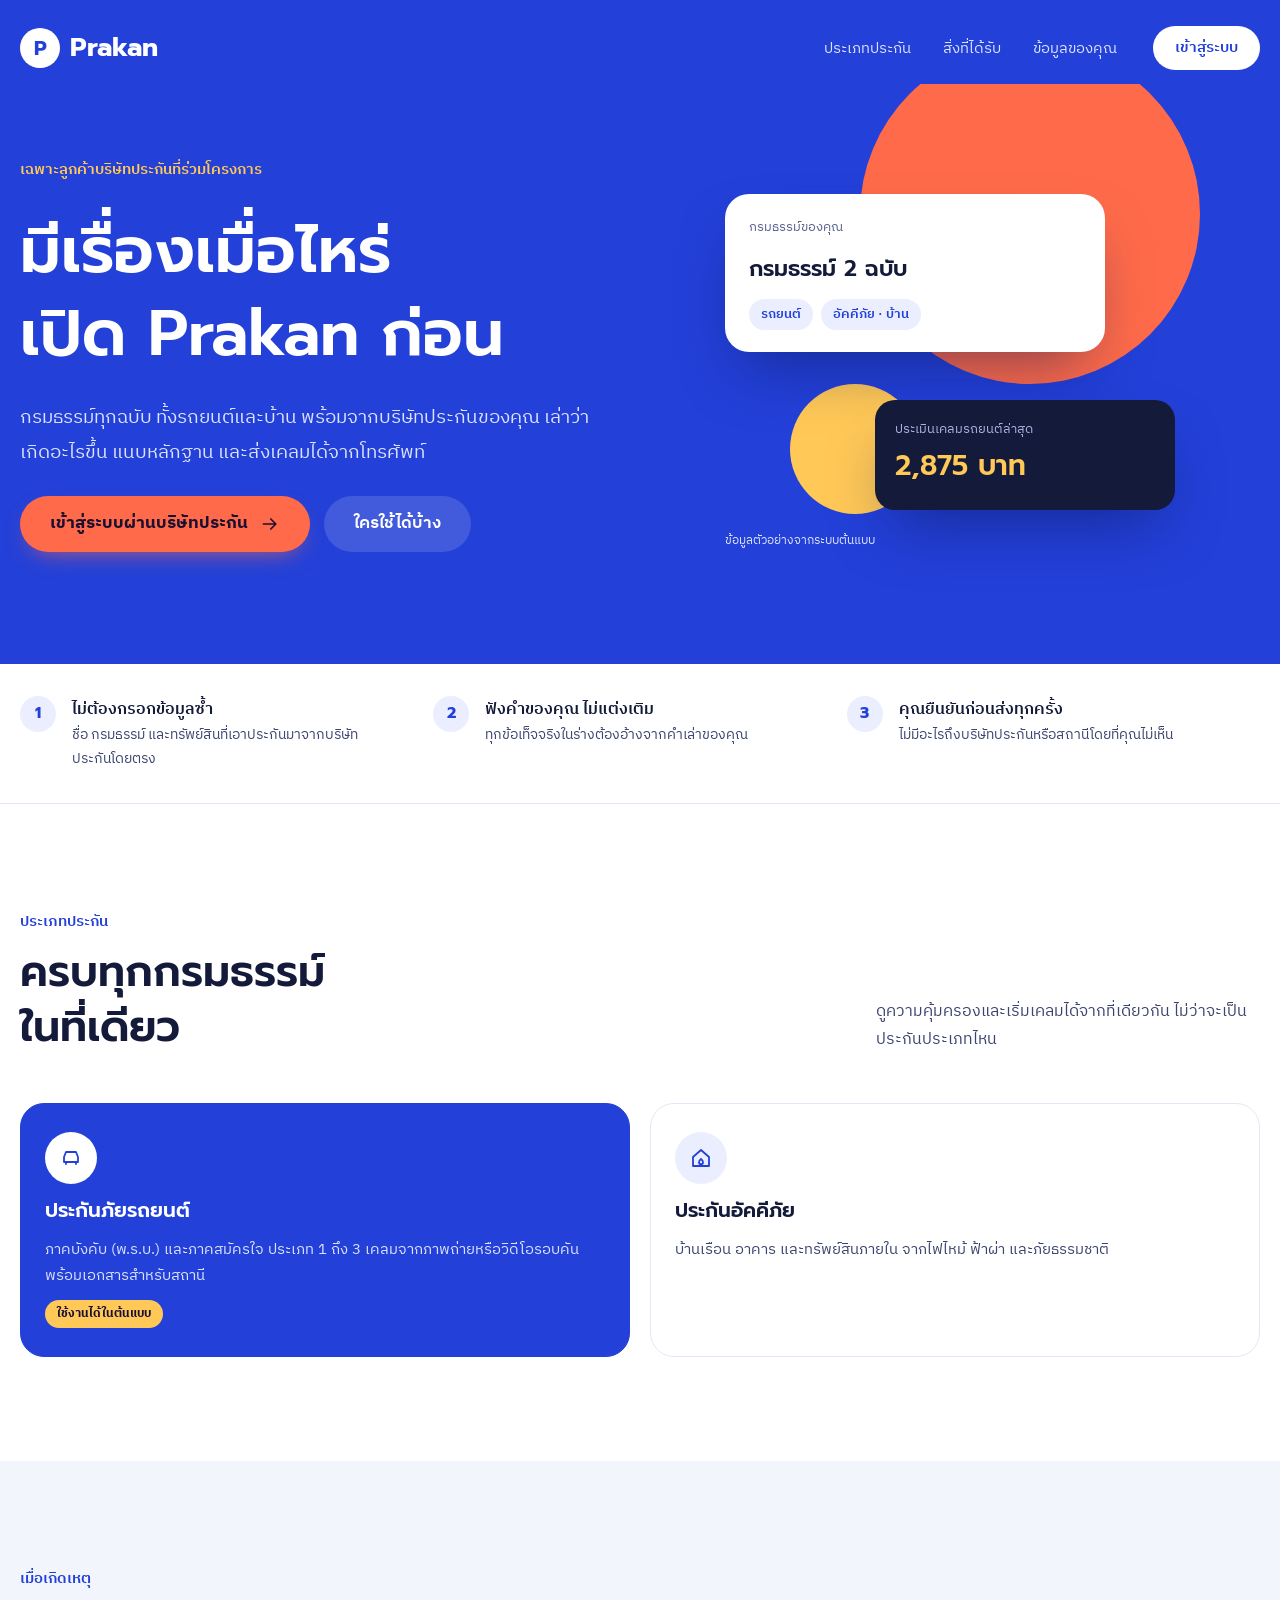
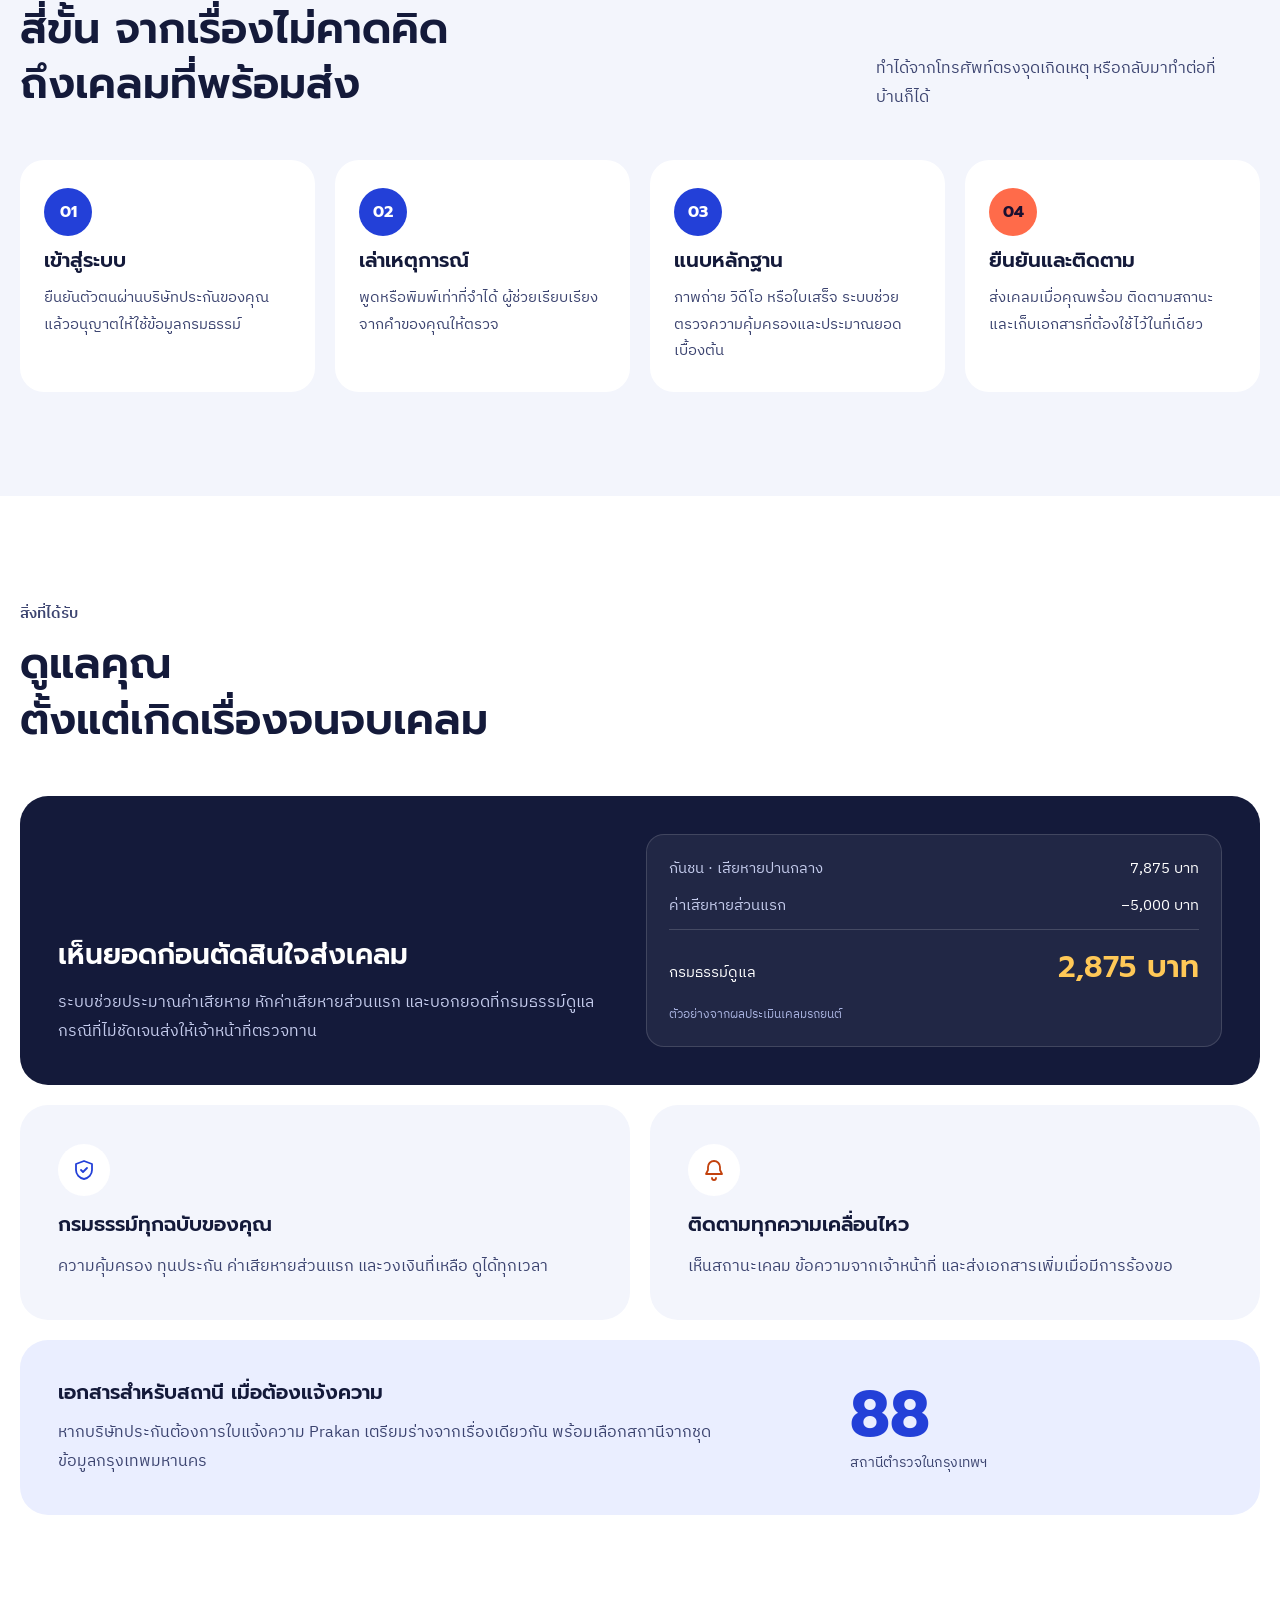
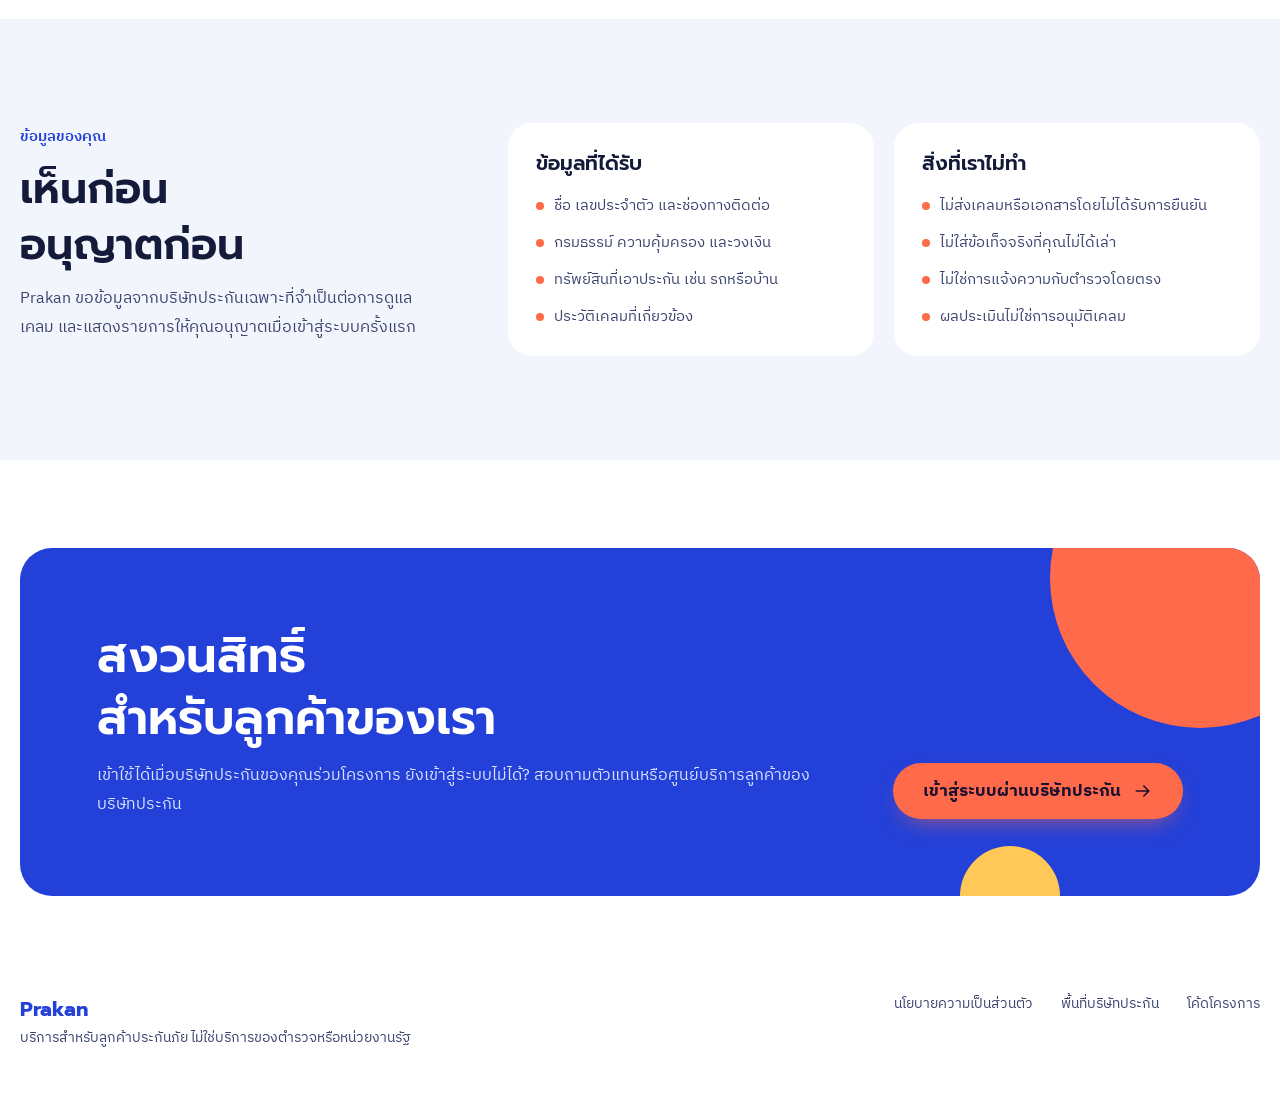
<file: index.html>
<!doctype html>
<html lang="th">
<head>
  <meta charset="UTF-8">
  <meta name="viewport" content="width=device-width,initial-scale=1">
  <meta name="description" content="Prakan ผู้ช่วยดูแลลูกค้าประกันภัย รถยนต์และอัคคีภัย เล่าเหตุการณ์ แนบหลักฐาน และเตรียมเคลมในที่เดียว เฉพาะลูกค้าของบริษัทประกันที่ร่วมโครงการ">
  <meta name="theme-color" content="#2340D8">
  <title>Prakan · ดูแลลูกค้าประกันภัยรถยนต์และอัคคีภัย</title>
  <link rel="icon" href="./assets/favicon.svg" type="image/svg+xml">
  <link rel="preconnect" href="https://fonts.googleapis.com">
  <link rel="preconnect" href="https://fonts.gstatic.com" crossorigin>
  <link href="https://fonts.googleapis.com/css2?family=Prompt:wght@500;600;700&family=IBM+Plex+Sans+Thai:wght@400;500;600&display=swap" rel="stylesheet">
  <link rel="stylesheet" crossorigin href="./assets/index-BnpGzY8H.css">
  <link rel="stylesheet" href="./assets/assistant.css?v=20261017-prakan">
  <link rel="stylesheet" href="./assets/round2.css?v=20261017-samples">
  <link rel="stylesheet" href="./assets/theme.css?v=20261017-notweaks">
  <script type="module" crossorigin src="./assets/app.js?v=20261017-rangsit"></script>
  <script type="module" src="./assets/landing.js?v=20261017-notweaks"></script>
</head>
<body>
  <a class="py-skip" href="#main-content">ข้ามไปเนื้อหาหลัก</a>
  <div id="landing">
    <div class="pk-topbar"><header class="py-header pk-wrap">
        <a class="pk-brand" href="#main-content" aria-label="Prakan หน้าหลัก"><span class="pk-mono">P</span><span>Prakan</span></a>
        <nav aria-label="เมนูหลัก"><a href="#types">ประเภทประกัน</a><a href="#benefits">สิ่งที่ได้รับ</a><a href="#privacy">ข้อมูลของคุณ</a></nav>
        <a class="pk-btn pk-btn-light pk-nav-cta" href="#workspace">เข้าสู่ระบบ</a>
      </header></div>
    <main id="main-content">
      <section class="pk-hero-wrap" aria-labelledby="hero-title">
        <span class="pk-orb pk-orb-coral" aria-hidden="true"></span>
        <span class="pk-orb pk-orb-sun" aria-hidden="true"></span>
        <div class="pk-hero pk-wrap">
          <div class="pk-hero-copy">
            <p class="pk-eyebrow pk-rise">เฉพาะลูกค้าบริษัทประกันที่ร่วมโครงการ</p>
            <h1 id="hero-title" class="pk-rise">มีเรื่องเมื่อไหร่<br>เปิด Prakan ก่อน</h1>
            <p class="pk-lead pk-rise">กรมธรรม์ทุกฉบับ ทั้งรถยนต์และบ้าน พร้อมจากบริษัทประกันของคุณ เล่าว่าเกิดอะไรขึ้น แนบหลักฐาน และส่งเคลมได้จากโทรศัพท์</p>
            <div class="pk-actions pk-rise">
              <a class="pk-btn pk-btn-coral" href="#workspace">เข้าสู่ระบบผ่านบริษัทประกัน <svg aria-hidden="true" viewBox="0 0 24 24"><path d="M4 12h15m-6-6 6 6-6 6"/></svg></a>
              <a class="pk-btn pk-btn-soft" href="#access">ใครใช้ได้บ้าง</a>
            </div>
          </div>
          <figure class="pk-hero-media pk-rise" aria-label="ตัวอย่างกรมธรรม์และผลประเมินเคลม">
            <div class="pk-float pk-policy">
              <span class="pk-policy-label">กรมธรรม์ของคุณ</span>
              <span class="pk-policy-title">กรมธรรม์ 2 ฉบับ</span>
              <span class="pk-pills"><span>รถยนต์</span><span>อัคคีภัย · บ้าน</span></span>
            </div>
            <div class="pk-float pk-float-late pk-estimate-card">
              <span>ประเมินเคลมรถยนต์ล่าสุด</span>
              <strong>2,875 บาท</strong>
            </div>
            <figcaption>ข้อมูลตัวอย่างจากระบบต้นแบบ</figcaption>
          </figure>
        </div>
      </section>
      <section class="pk-principles" aria-label="หลักการของ Prakan">
        <div class="pk-wrap">
          <div><span>1</span><p><strong>ไม่ต้องกรอกข้อมูลซ้ำ</strong>ชื่อ กรมธรรม์ และทรัพย์สินที่เอาประกันมาจากบริษัทประกันโดยตรง</p></div>
          <div><span>2</span><p><strong>ฟังคำของคุณ ไม่แต่งเติม</strong>ทุกข้อเท็จจริงในร่างต้องอ้างจากคำเล่าของคุณ</p></div>
          <div><span>3</span><p><strong>คุณยืนยันก่อนส่งทุกครั้ง</strong>ไม่มีอะไรถึงบริษัทประกันหรือสถานีโดยที่คุณไม่เห็น</p></div>
        </div>
      </section>
      <section class="pk-types pk-wrap pk-section" id="types" aria-labelledby="types-title">
        <div class="pk-head">
          <div><p class="pk-eyebrow pk-eyebrow-dark">ประเภทประกัน</p><h2 id="types-title">ครบทุกกรมธรรม์<br>ในที่เดียว</h2></div>
          <p>ดูความคุ้มครองและเริ่มเคลมได้จากที่เดียวกัน ไม่ว่าจะเป็นประกันประเภทไหน</p>
        </div>
        <div class="pk-type-grid">
          <article class="pk-type pk-type-main">
            <span class="pk-type-icon"><svg aria-hidden="true" viewBox="0 0 24 24"><path d="M5 16V11l2-5h10l2 5v5M5 16h14M7 16v2M17 16v2"/></svg></span>
            <h3>ประกันภัยรถยนต์</h3><p>ภาคบังคับ (พ.ร.บ.) และภาคสมัครใจ ประเภท 1 ถึง 3 เคลมจากภาพถ่ายหรือวิดีโอรอบคัน พร้อมเอกสารสำหรับสถานี</p>
            <span class="pk-tag">ใช้งานได้ในต้นแบบ</span>
          </article>
          <article class="pk-type">
            <span class="pk-type-icon"><svg aria-hidden="true" viewBox="0 0 24 24"><path d="M4 11 12 4l8 7v9H4z"/><path d="M12 13c1.5 1.2 2 2.3 2 3.2a2 2 0 0 1-4 0c0-.9.5-2 2-3.2Z"/></svg></span>
            <h3>ประกันอัคคีภัย</h3><p>บ้านเรือน อาคาร และทรัพย์สินภายใน จากไฟไหม้ ฟ้าผ่า และภัยธรรมชาติ</p>
          </article>
        </div>
      </section>
      <section class="pk-care" aria-labelledby="care-title">
        <div class="pk-wrap pk-section">
          <div class="pk-head">
            <div><p class="pk-eyebrow pk-eyebrow-dark">เมื่อเกิดเหตุ</p><h2 id="care-title">สี่ขั้น จากเรื่องไม่คาดคิด<br>ถึงเคลมที่พร้อมส่ง</h2></div>
            <p>ทำได้จากโทรศัพท์ตรงจุดเกิดเหตุ หรือกลับมาทำต่อที่บ้านก็ได้</p>
          </div>
          <ol class="pk-steps">
            <li><span>01</span><h3>เข้าสู่ระบบ</h3><p>ยืนยันตัวตนผ่านบริษัทประกันของคุณ แล้วอนุญาตให้ใช้ข้อมูลกรมธรรม์</p></li>
            <li><span>02</span><h3>เล่าเหตุการณ์</h3><p>พูดหรือพิมพ์เท่าที่จำได้ ผู้ช่วยเรียบเรียงจากคำของคุณให้ตรวจ</p></li>
            <li><span>03</span><h3>แนบหลักฐาน</h3><p>ภาพถ่าย วิดีโอ หรือใบเสร็จ ระบบช่วยตรวจความคุ้มครองและประมาณยอดเบื้องต้น</p></li>
            <li><span>04</span><h3>ยืนยันและติดตาม</h3><p>ส่งเคลมเมื่อคุณพร้อม ติดตามสถานะ และเก็บเอกสารที่ต้องใช้ไว้ในที่เดียว</p></li>
          </ol>
        </div>
      </section>
      <section class="pk-benefits pk-wrap pk-section" id="benefits" aria-labelledby="benefits-title">
        <div class="pk-head pk-head-stack"><p class="pk-eyebrow pk-eyebrow-dark">สิ่งที่ได้รับ</p><h2 id="benefits-title">ดูแลคุณ<br>ตั้งแต่เกิดเรื่องจนจบเคลม</h2></div>
        <div class="pk-bento">
          <article class="pk-tile pk-tile-dark pk-tile-wide">
            <div><h3>เห็นยอดก่อนตัดสินใจส่งเคลม</h3><p>ระบบช่วยประมาณค่าเสียหาย หักค่าเสียหายส่วนแรก และบอกยอดที่กรมธรรม์ดูแล กรณีที่ไม่ชัดเจนส่งให้เจ้าหน้าที่ตรวจทาน</p></div>
            <dl class="pk-estimate">
              <div><dt>กันชน · เสียหายปานกลาง</dt><dd>7,875 บาท</dd></div>
              <div><dt>ค่าเสียหายส่วนแรก</dt><dd>−5,000 บาท</dd></div>
              <div class="pk-estimate-total"><dt>กรมธรรม์ดูแล</dt><dd>2,875 บาท</dd></div>
              <p>ตัวอย่างจากผลประเมินเคลมรถยนต์</p>
            </dl>
          </article>
          <article class="pk-tile">
            <span class="pk-icon"><svg aria-hidden="true" viewBox="0 0 24 24"><path d="M12 3 4 6v6c0 4.5 3.4 8.3 8 9 4.6-.7 8-4.5 8-9V6z"/><path d="m9 12 2 2 4-4"/></svg></span>
            <h3>กรมธรรม์ทุกฉบับของคุณ</h3><p>ความคุ้มครอง ทุนประกัน ค่าเสียหายส่วนแรก และวงเงินที่เหลือ ดูได้ทุกเวลา</p>
          </article>
          <article class="pk-tile">
            <span class="pk-icon pk-icon-coral"><svg aria-hidden="true" viewBox="0 0 24 24"><path d="M12 3a6 6 0 0 0-6 6v3l-2 4h16l-2-4V9a6 6 0 0 0-6-6Z"/><path d="M10 20a2 2 0 0 0 4 0"/></svg></span>
            <h3>ติดตามทุกความเคลื่อนไหว</h3><p>เห็นสถานะเคลม ข้อความจากเจ้าหน้าที่ และส่งเอกสารเพิ่มเมื่อมีการร้องขอ</p>
          </article>
          <article class="pk-tile pk-tile-wide pk-tile-row">
            <div><h3>เอกสารสำหรับสถานี เมื่อต้องแจ้งความ</h3><p>หากบริษัทประกันต้องการใบแจ้งความ Prakan เตรียมร่างจากเรื่องเดียวกัน พร้อมเลือกสถานีจากชุดข้อมูลกรุงเทพมหานคร</p></div>
            <p class="pk-figure"><strong>88</strong>สถานีตำรวจในกรุงเทพฯ</p>
          </article>
        </div>
      </section>
      <section class="pk-privacy-band" aria-labelledby="privacy-title">
        <div class="pk-privacy pk-wrap pk-section" id="privacy">
          <div class="pk-privacy-head"><p class="pk-eyebrow pk-eyebrow-dark">ข้อมูลของคุณ</p><h2 id="privacy-title">เห็นก่อน<br>อนุญาตก่อน</h2><p>Prakan ขอข้อมูลจากบริษัทประกันเฉพาะที่จำเป็นต่อการดูแลเคลม และแสดงรายการให้คุณอนุญาตเมื่อเข้าสู่ระบบครั้งแรก</p></div>
          <div class="pk-privacy-lists">
            <div><h3>ข้อมูลที่ได้รับ</h3><ul><li>ชื่อ เลขประจำตัว และช่องทางติดต่อ</li><li>กรมธรรม์ ความคุ้มครอง และวงเงิน</li><li>ทรัพย์สินที่เอาประกัน เช่น รถหรือบ้าน</li><li>ประวัติเคลมที่เกี่ยวข้อง</li></ul></div>
            <div id="limitations"><h3>สิ่งที่เราไม่ทำ</h3><ul><li>ไม่ส่งเคลมหรือเอกสารโดยไม่ได้รับการยืนยัน</li><li>ไม่ใส่ข้อเท็จจริงที่คุณไม่ได้เล่า</li><li>ไม่ใช่การแจ้งความกับตำรวจโดยตรง</li><li>ผลประเมินไม่ใช่การอนุมัติเคลม</li></ul></div>
          </div>
        </div>
      </section>
      <section class="pk-access" id="access" aria-labelledby="access-title">
        <div class="pk-access-panel">
          <div><h2 id="access-title">สงวนสิทธิ์<br>สำหรับลูกค้าของเรา</h2><p>เข้าใช้ได้เมื่อบริษัทประกันของคุณร่วมโครงการ ยังเข้าสู่ระบบไม่ได้? สอบถามตัวแทนหรือศูนย์บริการลูกค้าของบริษัทประกัน</p></div>
          <a class="pk-btn pk-btn-coral" href="#workspace">เข้าสู่ระบบผ่านบริษัทประกัน <svg aria-hidden="true" viewBox="0 0 24 24"><path d="M4 12h15m-6-6 6 6-6 6"/></svg></a>
        </div>
      </section>
    </main>
    <footer class="pk-footer pk-wrap"><div><span class="pk-footer-brand">Prakan</span>บริการสำหรับลูกค้าประกันภัย ไม่ใช่บริการของตำรวจหรือหน่วยงานรัฐ</div><nav aria-label="ข้อมูลท้ายหน้า"><a href="#privacy">นโยบายความเป็นส่วนตัว</a><a class="insurance-entry" href="./insurance/">พื้นที่บริษัทประกัน</a><a href="https://github.com/ICEMONSER/promptyuen-demo" target="_blank" rel="noreferrer">โค้ดโครงการ</a></nav></footer>
  </div>
  <section id="workspace" hidden aria-label="พื้นที่เตรียมเอกสาร"><div class="py-workspace-bar"><a href="#main-content">กลับหน้าหลัก Prakan</a><span>ระบบสาธิต · ไม่มีการเคลมจริง</span></div><div id="root"></div></section>
  <noscript><p class="py-noscript">เปิดใช้งานจาวาสคริปต์เพื่อเริ่มเตรียมข้อมูล คุณยังอ่านวิธีใช้และข้อจำกัดด้านบนได้</p></noscript>

</body>
</html>
</file>
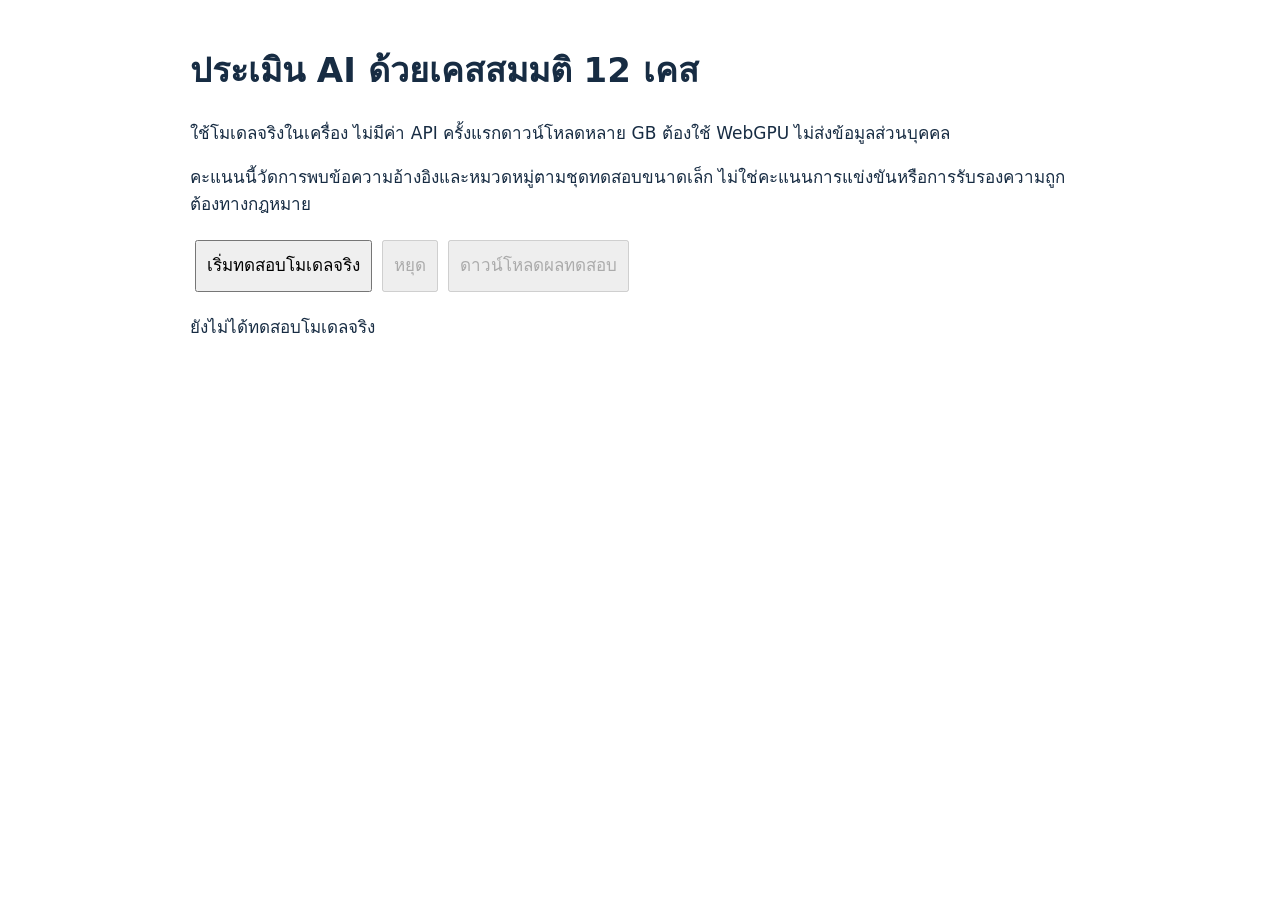
<file: evaluation/index.html>
<!doctype html><html lang="th"><meta charset="utf-8"><meta name="viewport" content="width=device-width,initial-scale=1"><title>ประเมิน AI Prakan</title><style>body{font:17px/1.6 system-ui;max-width:900px;margin:auto;padding:20px;color:#172c43}button{font:inherit;padding:10px;margin:5px}article{padding:12px;border:1px solid #ccd8e5;margin:12px 0;border-radius:10px}pre{white-space:pre-wrap;overflow-wrap:anywhere}progress{width:100%}</style><body><h1>ประเมิน AI ด้วยเคสสมมติ 12 เคส</h1><p>ใช้โมเดลจริงในเครื่อง ไม่มีค่า API ครั้งแรกดาวน์โหลดหลาย GB ต้องใช้ WebGPU ไม่ส่งข้อมูลส่วนบุคคล</p><p>คะแนนนี้วัดการพบข้อความอ้างอิงและหมวดหมู่ตามชุดทดสอบขนาดเล็ก ไม่ใช่คะแนนการแข่งขันหรือการรับรองความถูกต้องทางกฎหมาย</p><button id="run">เริ่มทดสอบโมเดลจริง</button><button id="stop" disabled>หยุด</button><button id="save" disabled>ดาวน์โหลดผลทดสอบ</button><p role="status" id="status">ยังไม่ได้ทดสอบโมเดลจริง</p><div id="results"></div><script type="module" src="./run.js"></script></body></html>
</file>
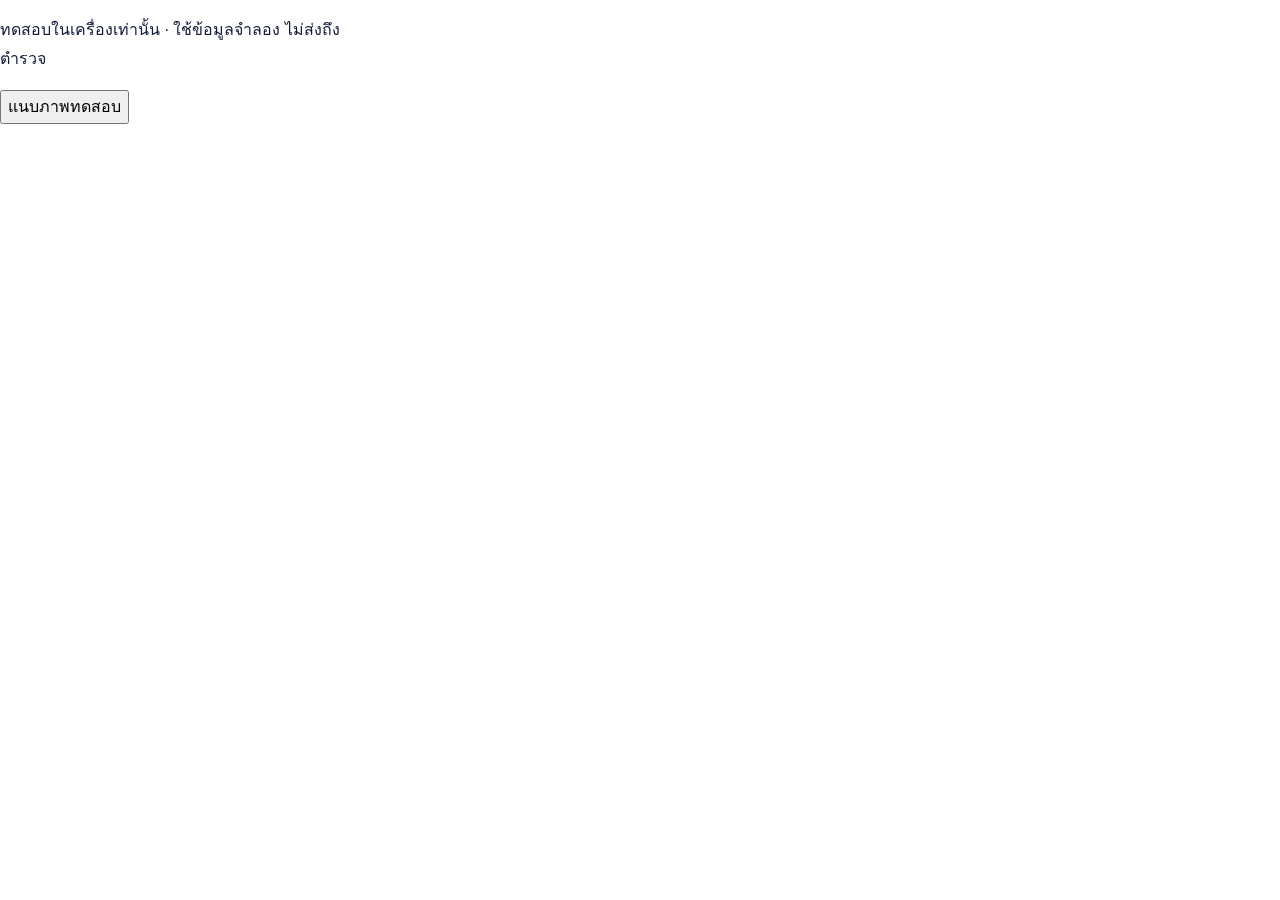
<file: tests/mobile.html>
<!doctype html><html lang="th"><meta charset="utf-8"><title>ทดสอบสถานีตำรวจบนมือถือ</title><style>body{margin:0}iframe{width:375px;height:812px;border:0;display:block}</style><iframe src="submission.html" title="ตัวอย่างจอ 375 พิกเซล"></iframe></html>
</file>
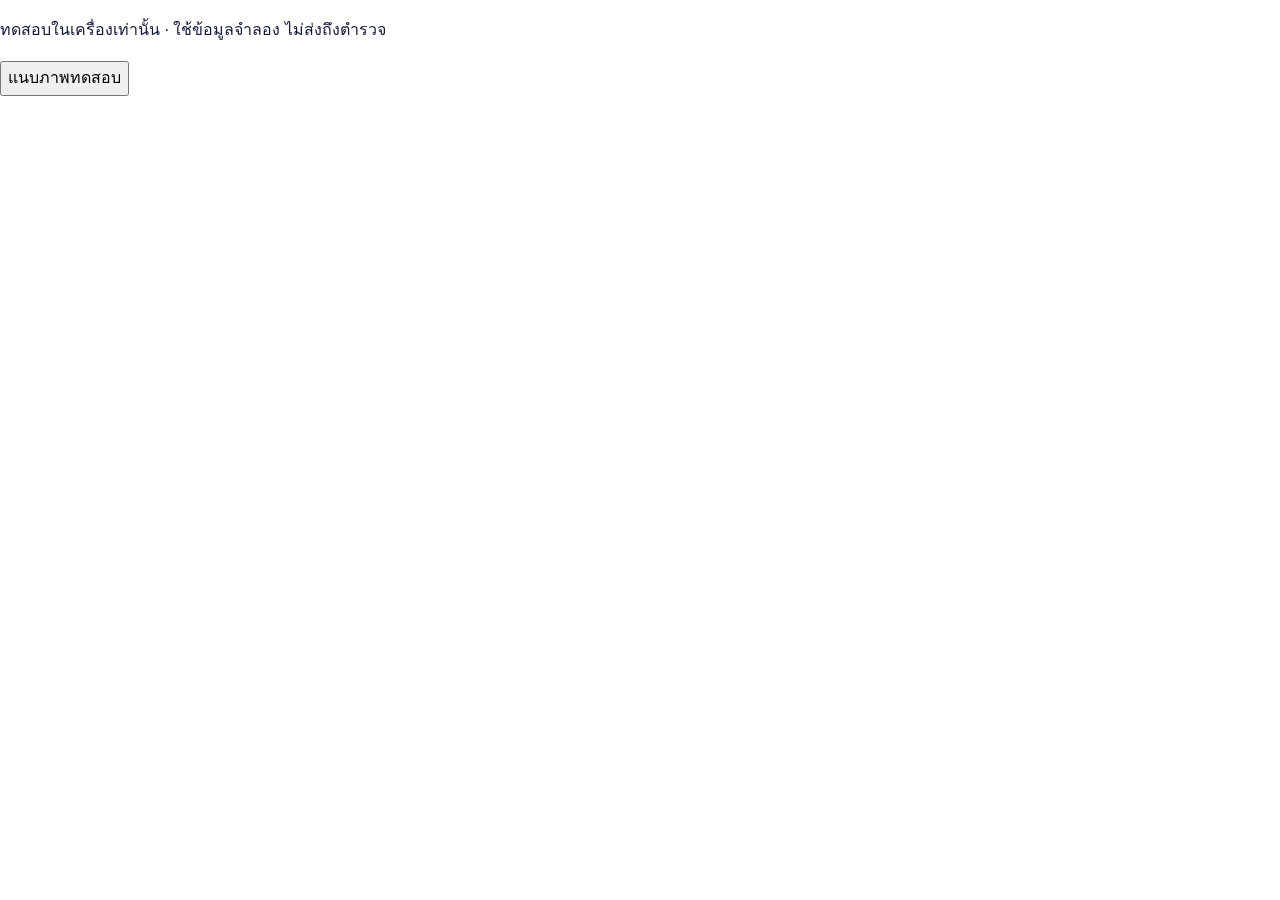
<file: tests/submission.html>
<!doctype html><html lang="th"><meta charset="utf-8"><meta name="viewport" content="width=device-width,initial-scale=1"><title>ทดสอบปุ่มส่งเอกสาร</title><link rel="stylesheet" href="../assets/assistant.css"><link rel="stylesheet" href="../assets/round2.css"><link rel="stylesheet" href="../assets/theme.css"><link href="https://fonts.googleapis.com/css2?family=Noto+Sans+Thai:wght@400;600&display=swap" rel="stylesheet"><body><p>ทดสอบในเครื่องเท่านั้น · ใช้ข้อมูลจำลอง ไม่ส่งถึงตำรวจ</p><button id="attach">แนบภาพทดสอบ</button><div id="root"></div><div id="result"></div><style>body{margin:0}#root{max-width:780px}select{max-width:100%;width:100%;font:inherit}</style><script type="module">
import {D as React,Ee} from '../assets/shared-ui.js';
import {AccidentFlow} from '../assets/accident.js?v=20261017-design';
import {makeAccident} from '../assets/accident-core.js';
import {renderReport} from '../assets/report.js';
if(!['localhost','127.0.0.1'].includes(location.hostname))throw Error('Local test only');
if(new URLSearchParams(location.search).has('voice')) {
 globalThis.SpeechRecognition=class {
  start(){this.onresult({results:[Object.assign([{transcript:'ตอนนี้รถผมโดนชน ไฟท้ายพัง'}],{isFinal:true})]});}
  stop(){this.onend();}
  abort(){this.onend();}
 };
}
let locationCalls=0;
Object.defineProperty(navigator,'geolocation',{configurable:true,value:{getCurrentPosition:success=>{locationCalls++;document.body.dataset.locationCalls=locationCalls;setTimeout(()=>success({coords:{latitude:13.77,longitude:100.68,accuracy:20}}),30);}}});
const docs=['identity','license','vehicle'].map(kind=>({id:kind,kind,verified:true,name:'เอกสารทดสอบ',fields:kind==='identity'?{phone:'0812345678',email:'test@gmail.com'}:{}}));
Ee.createRoot(document.getElementById('root')).render(React.createElement(AccidentFlow,{documents:docs,onClose:()=>{},onSubmit:async input=>{const record=makeAccident(input,docs);document.getElementById('result').textContent='ผ่าน: บันทึกสำเร็จ · '+record.station.name;const frame=document.createElement('iframe');frame.title='ใบสรุปทดสอบ';frame.srcdoc=renderReport(record,{label:'ทดสอบ',short:'ทดสอบ'},{});document.getElementById('result').append(frame);}}));
document.getElementById('attach').onclick=()=>{const canvas=document.createElement('canvas');canvas.width=8;canvas.height=8;canvas.toBlob(blob=>{const dt=new DataTransfer();dt.items.add(new File([blob],'test.png',{type:'image/png'}));const input=document.querySelector('input[type=file]');input.files=dt.files;input.dispatchEvent(new Event('change',{bubbles:true}));});};
</script></body></html>
</file>
<file: assets/index-BnpGzY8H.css>
@layer properties{@supports (((-webkit-hyphens:none)) and (not (margin-trim:inline))) or ((-moz-orient:inline) and (not (color:rgb(from red r g b)))){:root,:host{--shimmer-angle:20deg}*,:before,:after,::backdrop{--tw-translate-x:0;--tw-translate-y:0;--tw-translate-z:0;--tw-scale-x:1;--tw-scale-y:1;--tw-scale-z:1;--tw-rotate-x:initial;--tw-rotate-y:initial;--tw-rotate-z:initial;--tw-skew-x:initial;--tw-skew-y:initial;--tw-pan-x:initial;--tw-pan-y:initial;--tw-pinch-zoom:initial;--tw-scroll-snap-strictness:proximity;--tw-space-y-reverse:0;--tw-space-x-reverse:0;--tw-divide-x-reverse:0;--tw-border-style:solid;--tw-divide-y-reverse:0;--tw-leading:initial;--tw-font-weight:initial;--tw-tracking:initial;--tw-ordinal:initial;--tw-slashed-zero:initial;--tw-numeric-figure:initial;--tw-numeric-spacing:initial;--tw-numeric-fraction:initial;--tw-shadow:0 0 #0000;--tw-shadow-color:initial;--tw-shadow-alpha:100%;--tw-inset-shadow:0 0 #0000;--tw-inset-shadow-color:initial;--tw-inset-shadow-alpha:100%;--tw-ring-color:initial;--tw-ring-shadow:0 0 #0000;--tw-inset-ring-color:initial;--tw-inset-ring-shadow:0 0 #0000;--tw-ring-inset:initial;--tw-ring-offset-width:0px;--tw-ring-offset-color:#fff;--tw-ring-offset-shadow:0 0 #0000;--tw-outline-style:solid;--tw-blur:initial;--tw-brightness:initial;--tw-contrast:initial;--tw-grayscale:initial;--tw-hue-rotate:initial;--tw-invert:initial;--tw-opacity:initial;--tw-saturate:initial;--tw-sepia:initial;--tw-drop-shadow:initial;--tw-drop-shadow-color:initial;--tw-drop-shadow-alpha:100%;--tw-drop-shadow-size:initial;--tw-backdrop-blur:initial;--tw-backdrop-brightness:initial;--tw-backdrop-contrast:initial;--tw-backdrop-grayscale:initial;--tw-backdrop-hue-rotate:initial;--tw-backdrop-invert:initial;--tw-backdrop-opacity:initial;--tw-backdrop-saturate:initial;--tw-backdrop-sepia:initial;--tw-duration:initial;--tw-ease:initial;--tw-content:"";--tw-animation-delay:0s;--tw-animation-direction:normal;--tw-animation-duration:initial;--tw-animation-fill-mode:none;--tw-animation-iteration-count:1;--tw-enter-blur:0;--tw-enter-opacity:1;--tw-enter-rotate:0;--tw-enter-scale:1;--tw-enter-translate-x:0;--tw-enter-translate-y:0;--tw-exit-blur:0;--tw-exit-opacity:1;--tw-exit-rotate:0;--tw-exit-scale:1;--tw-exit-translate-x:0;--tw-exit-translate-y:0;--scroll-fade-t:0px;--scroll-fade-b:0px;--scroll-fade-s:0px;--scroll-fade-e:0px;--scroll-fade-mask:initial;--shimmer-image:initial;--shimmer-text-fill:initial}}}@layer theme{:root,:host{--font-sans:"Plus Jakarta Sans","Noto Sans Thai",sans-serif;--font-mono:ui-monospace, SFMono-Regular, Menlo, Monaco, Consolas, "Liberation Mono", "Courier New", monospace;--color-black:#000;--color-white:#fff;--spacing:.25rem;--container-xs:20rem;--container-sm:24rem;--container-lg:32rem;--text-xs:.75rem;--text-xs--line-height:calc(1 / .75);--text-sm:.875rem;--text-sm--line-height:calc(1.25 / .875);--text-base:1rem;--text-base--line-height:calc(1.5 / 1);--text-lg:1.125rem;--text-lg--line-height:calc(1.75 / 1.125);--font-weight-normal:400;--font-weight-medium:500;--font-weight-semibold:600;--tracking-tight:-.025em;--tracking-widest:.1em;--leading-tight:1.25;--leading-snug:1.375;--leading-normal:1.5;--leading-relaxed:1.625;--radius-xs:.125rem;--ease-in-out:cubic-bezier(.4, 0, .2, 1);--animate-spin:spin 1s linear infinite;--animate-pulse:pulse 2s cubic-bezier(.4, 0, .6, 1) infinite;--aspect-video:16 / 9;--default-transition-duration:.15s;--default-transition-timing-function:cubic-bezier(.4, 0, .2, 1);--default-font-family:"Plus Jakarta Sans","Noto Sans Thai",sans-serif;--default-mono-font-family:var(--font-mono);--color-border:var(--border)}}@layer base{*,:after,:before,::backdrop{box-sizing:border-box;border:0 solid;margin:0;padding:0}::file-selector-button{box-sizing:border-box;border:0 solid;margin:0;padding:0}html,:host{-webkit-text-size-adjust:100%;tab-size:4;line-height:1.5;font-family:var(--default-font-family,ui-sans-serif, system-ui, sans-serif, "Apple Color Emoji", "Segoe UI Emoji", "Segoe UI Symbol", "Noto Color Emoji");font-feature-settings:var(--default-font-feature-settings,normal);font-variation-settings:var(--default-font-variation-settings,normal);-webkit-tap-highlight-color:transparent}hr{height:0;color:inherit;border-top-width:1px}abbr:where([title]){-webkit-text-decoration:underline dotted;text-decoration:underline dotted}h1,h2,h3,h4,h5,h6{font-size:inherit;font-weight:inherit}a{color:inherit;-webkit-text-decoration:inherit;-webkit-text-decoration:inherit;-webkit-text-decoration:inherit;-webkit-text-decoration:inherit;text-decoration:inherit}b,strong{font-weight:bolder}code,kbd,samp,pre{font-family:var(--default-mono-font-family,ui-monospace, SFMono-Regular, Menlo, Monaco, Consolas, "Liberation Mono", "Courier New", monospace);font-feature-settings:var(--default-mono-font-feature-settings,normal);font-variation-settings:var(--default-mono-font-variation-settings,normal);font-size:1em}small{font-size:80%}sub,sup{vertical-align:baseline;font-size:75%;line-height:0;position:relative}sub{bottom:-.25em}sup{top:-.5em}table{text-indent:0;border-color:inherit;border-collapse:collapse}:-moz-focusring{outline:auto}progress{vertical-align:baseline}summary{display:list-item}ol,ul,menu{list-style:none}img,svg,video,canvas,audio,iframe,embed,object{vertical-align:middle;display:block}img,video{max-width:100%;height:auto}button,input,select,optgroup,textarea{font:inherit;font-feature-settings:inherit;font-variation-settings:inherit;letter-spacing:inherit;color:inherit;opacity:1;background-color:#0000;border-radius:0}::file-selector-button{font:inherit;font-feature-settings:inherit;font-variation-settings:inherit;letter-spacing:inherit;color:inherit;opacity:1;background-color:#0000;border-radius:0}:where(select:is([multiple],[size])) optgroup{font-weight:bolder}:where(select:is([multiple],[size])) optgroup option{padding-inline-start:20px}::file-selector-button{margin-inline-end:4px}::placeholder{opacity:1}@supports (not ((-webkit-appearance:-apple-pay-button))) or (contain-intrinsic-size:1px){::placeholder{color:currentColor}@supports (color:color-mix(in lab, red, red)){::placeholder{color:color-mix(in oklab, currentcolor 50%, transparent)}}}textarea{resize:vertical}::-webkit-search-decoration{-webkit-appearance:none}::-webkit-date-and-time-value{min-height:1lh;text-align:inherit}::-webkit-datetime-edit{display:inline-flex}::-webkit-datetime-edit-fields-wrapper{padding:0}::-webkit-datetime-edit{padding-block:0}::-webkit-datetime-edit-year-field{padding-block:0}::-webkit-datetime-edit-month-field{padding-block:0}::-webkit-datetime-edit-day-field{padding-block:0}::-webkit-datetime-edit-hour-field{padding-block:0}::-webkit-datetime-edit-minute-field{padding-block:0}::-webkit-datetime-edit-second-field{padding-block:0}::-webkit-datetime-edit-millisecond-field{padding-block:0}::-webkit-datetime-edit-meridiem-field{padding-block:0}::-webkit-calendar-picker-indicator{line-height:1}:-moz-ui-invalid{box-shadow:none}button,input:where([type=button],[type=reset],[type=submit]){appearance:button}::file-selector-button{appearance:button}::-webkit-inner-spin-button{height:auto}::-webkit-outer-spin-button{height:auto}[hidden]:where(:not([hidden=until-found])){display:none!important}button:disabled{opacity:.55}input:focus-visible,textarea:focus-visible{outline-offset:2px;outline:2px solid #e85d3d}}@layer components;@layer utilities{.\@container\/card-header{container:card-header/inline-size}.\@container\/field-group{container:field-group/inline-size}.\@container{container-type:inline-size}.pointer-events-none{pointer-events:none}.collapse{visibility:collapse}.invisible{visibility:hidden}.visible{visibility:visible}.sr-only{clip-path:inset(50%);white-space:nowrap;border-width:0;width:1px;height:1px;margin:-1px;padding:0;position:absolute;overflow:hidden}.not-sr-only{clip-path:none;white-space:normal;width:auto;height:auto;margin:0;padding:0;position:static;overflow:visible}.absolute{position:absolute}.fixed{position:fixed}.relative{position:relative}.static{position:static}.sticky{position:sticky}.inset-0{inset:calc(var(--spacing) * 0)}.inset-x-0{inset-inline:calc(var(--spacing) * 0)}.inset-y-0{inset-block:calc(var(--spacing) * 0)}.inset-s-1\/2{inset-inline-start:50%}.start{inset-inline-start:var(--spacing)}.end{inset-inline-end:var(--spacing)}.-top-12{top:calc(var(--spacing) * -12)}.top-0{top:calc(var(--spacing) * 0)}.top-1\.5{top:calc(var(--spacing) * 1.5)}.top-1\/2{top:50%}.top-3\.5{top:calc(var(--spacing) * 3.5)}.top-4{top:calc(var(--spacing) * 4)}.top-\[1px\]{top:1px}.top-\[50\%\]{top:50%}.top-\[60\%\]{top:60%}.top-full{top:100%}.-right-12{right:calc(var(--spacing) * -12)}.right-0{right:calc(var(--spacing) * 0)}.right-1{right:calc(var(--spacing) * 1)}.right-2{right:calc(var(--spacing) * 2)}.right-3{right:calc(var(--spacing) * 3)}.right-3\.5{right:calc(var(--spacing) * 3.5)}.right-4{right:calc(var(--spacing) * 4)}.-bottom-12{bottom:calc(var(--spacing) * -12)}.bottom-0{bottom:calc(var(--spacing) * 0)}.-left-12{left:calc(var(--spacing) * -12)}.left-0{left:calc(var(--spacing) * 0)}.left-1\/2{left:50%}.left-2{left:calc(var(--spacing) * 2)}.left-3{left:calc(var(--spacing) * 3)}.left-\[50\%\]{left:50%}.isolate{isolation:isolate}.isolation-auto{isolation:auto}.z-10{z-index:10}.z-20{z-index:20}.z-50{z-index:50}.z-\[1\]{z-index:1}.order-first{order:-9999}.order-last{order:9999}.col-start-2{grid-column-start:2}.row-span-2{grid-row:span 2/span 2}.row-start-1{grid-row-start:1}.container{width:100%}@media (width>=40rem){.container{max-width:40rem}}@media (width>=48rem){.container{max-width:48rem}}@media (width>=64rem){.container{max-width:64rem}}@media (width>=80rem){.container{max-width:80rem}}@media (width>=96rem){.container{max-width:96rem}}.m-0\!{margin:calc(var(--spacing) * 0)!important}.-mx-1{margin-inline:calc(var(--spacing) * -1)}.mx-2{margin-inline:calc(var(--spacing) * 2)}.mx-3\.5{margin-inline:calc(var(--spacing) * 3.5)}.mx-auto{margin-inline:auto}.-my-2{margin-block:calc(var(--spacing) * -2)}.my-0{margin-block:calc(var(--spacing) * 0)}.my-0\.5{margin-block:calc(var(--spacing) * .5)}.my-1{margin-block:calc(var(--spacing) * 1)}.-mt-4{margin-top:calc(var(--spacing) * -4)}.mt-0\.5{margin-top:calc(var(--spacing) * .5)}.mt-1\.5{margin-top:calc(var(--spacing) * 1.5)}.mt-2{margin-top:calc(var(--spacing) * 2)}.mt-4{margin-top:calc(var(--spacing) * 4)}.mt-auto{margin-top:auto}.mb-2{margin-bottom:calc(var(--spacing) * 2)}.mb-3{margin-bottom:calc(var(--spacing) * 3)}.-ml-1{margin-left:calc(var(--spacing) * -1)}.-ml-4{margin-left:calc(var(--spacing) * -4)}.ml-1{margin-left:calc(var(--spacing) * 1)}.ml-4{margin-left:calc(var(--spacing) * 4)}.ml-auto{margin-left:auto}.line-clamp-1{-webkit-line-clamp:1;-webkit-box-orient:vertical;display:-webkit-box;overflow:hidden}.line-clamp-2{-webkit-line-clamp:2;-webkit-box-orient:vertical;display:-webkit-box;overflow:hidden}.block{display:block}.contents{display:contents}.flex{display:flex}.flow-root{display:flow-root}.grid{display:grid}.hidden{display:none}.inline{display:inline}.inline-block{display:inline-block}.inline-flex{display:inline-flex}.inline-grid{display:inline-grid}.inline-table{display:inline-table}.list-item{display:list-item}.table{display:table}.table-caption{display:table-caption}.table-cell{display:table-cell}.table-column{display:table-column}.table-column-group{display:table-column-group}.table-footer-group{display:table-footer-group}.table-header-group{display:table-header-group}.table-row{display:table-row}.table-row-group{display:table-row-group}.field-sizing-content{field-sizing:content}.aspect-square{aspect-ratio:1}.aspect-video{aspect-ratio:var(--aspect-video)}.size-\(--cell-size\){width:var(--cell-size);height:var(--cell-size)}.size-2{width:calc(var(--spacing) * 2);height:calc(var(--spacing) * 2)}.size-2\.5{width:calc(var(--spacing) * 2.5);height:calc(var(--spacing) * 2.5)}.size-3{width:calc(var(--spacing) * 3);height:calc(var(--spacing) * 3)}.size-3\.5{width:calc(var(--spacing) * 3.5);height:calc(var(--spacing) * 3.5)}.size-4{width:calc(var(--spacing) * 4);height:calc(var(--spacing) * 4)}.size-6{width:calc(var(--spacing) * 6);height:calc(var(--spacing) * 6)}.size-7{width:calc(var(--spacing) * 7);height:calc(var(--spacing) * 7)}.size-8{width:calc(var(--spacing) * 8);height:calc(var(--spacing) * 8)}.size-9{width:calc(var(--spacing) * 9);height:calc(var(--spacing) * 9)}.size-10{width:calc(var(--spacing) * 10);height:calc(var(--spacing) * 10)}.size-16{width:calc(var(--spacing) * 16);height:calc(var(--spacing) * 16)}.size-auto{width:auto;height:auto}.size-full{width:100%;height:100%}.h-\(--cell-size\){height:var(--cell-size)}.h-1\.5{height:calc(var(--spacing) * 1.5)}.h-2{height:calc(var(--spacing) * 2)}.h-2\.5{height:calc(var(--spacing) * 2.5)}.h-4{height:calc(var(--spacing) * 4)}.h-5{height:calc(var(--spacing) * 5)}.h-6{height:calc(var(--spacing) * 6)}.h-7{height:calc(var(--spacing) * 7)}.h-8{height:calc(var(--spacing) * 8)}.h-9{height:calc(var(--spacing) * 9)}.h-10{height:calc(var(--spacing) * 10)}.h-12{height:calc(var(--spacing) * 12)}.h-56{height:calc(var(--spacing) * 56)}.h-\[calc\(--spacing\(5\.5\)\)\]{height:calc(calc(var(--spacing) * 5.5))}.h-\[calc\(100\%-1px\)\]{height:calc(100% - 1px)}.h-\[var\(--radix-navigation-menu-viewport-height\)\]{height:var(--radix-navigation-menu-viewport-height)}.h-\[var\(--radix-select-trigger-height\)\]{height:var(--radix-select-trigger-height)}.h-auto{height:auto}.h-full{height:100%}.h-max{height:max-content}.h-px{height:1px}.h-svh{height:100svh}.max-h-\(--radix-context-menu-content-available-height\){max-height:var(--radix-context-menu-content-available-height)}.max-h-\(--radix-dropdown-menu-content-available-height\){max-height:var(--radix-dropdown-menu-content-available-height)}.max-h-\(--radix-select-content-available-height\){max-height:var(--radix-select-content-available-height)}.max-h-96{max-height:calc(var(--spacing) * 96)}.max-h-\[300px\]{max-height:300px}.max-h-\[min\(calc\(--spacing\(96\)---spacing\(9\)\)\,calc\(var\(--available-height\)---spacing\(9\)\)\)\]{max-height:min(calc(calc(var(--spacing) * 96) - calc(var(--spacing) * 9)), calc(var(--available-height) - calc(var(--spacing) * 9)))}.min-h-0{min-height:calc(var(--spacing) * 0)}.min-h-4{min-height:calc(var(--spacing) * 4)}.min-h-9{min-height:calc(var(--spacing) * 9)}.min-h-16{min-height:calc(var(--spacing) * 16)}.min-h-full{min-height:100%}.min-h-svh{min-height:100svh}.w-\(--anchor-width\){width:var(--anchor-width)}.w-\(--cell-size\){width:var(--cell-size)}.w-\(--sidebar-width\){width:var(--sidebar-width)}.w-0{width:calc(var(--spacing) * 0)}.w-1{width:calc(var(--spacing) * 1)}.w-2{width:calc(var(--spacing) * 2)}.w-2\.5{width:calc(var(--spacing) * 2.5)}.w-3{width:calc(var(--spacing) * 3)}.w-3\/4{width:75%}.w-4{width:calc(var(--spacing) * 4)}.w-5{width:calc(var(--spacing) * 5)}.w-9{width:calc(var(--spacing) * 9)}.w-10{width:calc(var(--spacing) * 10)}.w-24{width:calc(var(--spacing) * 24)}.w-64{width:calc(var(--spacing) * 64)}.w-72{width:calc(var(--spacing) * 72)}.w-\[100px\]{width:100px}.w-auto{width:auto}.w-fit{width:fit-content}.w-full{width:100%}.w-max{width:max-content}.w-px{width:1px}.max-w-\(--available-width\){max-width:var(--available-width)}.max-w-\(--skeleton-width\){max-width:var(--skeleton-width)}.max-w-\[80\%\]{max-width:80%}.max-w-\[calc\(100\%-2rem\)\]{max-width:calc(100% - 2rem)}.max-w-full{max-width:100%}.max-w-max{max-width:max-content}.max-w-sm{max-width:var(--container-sm)}.min-w-\(--cell-size\){min-width:var(--cell-size)}.min-w-0{min-width:calc(var(--spacing) * 0)}.min-w-5{min-width:calc(var(--spacing) * 5)}.min-w-8{min-width:calc(var(--spacing) * 8)}.min-w-9{min-width:calc(var(--spacing) * 9)}.min-w-10{min-width:calc(var(--spacing) * 10)}.min-w-16{min-width:calc(var(--spacing) * 16)}.min-w-40{min-width:calc(var(--spacing) * 40)}.min-w-\[8rem\]{min-width:8rem}.min-w-\[12rem\]{min-width:12rem}.min-w-\[calc\(var\(--anchor-width\)\+--spacing\(7\)\)\]{min-width:calc(var(--anchor-width) + calc(var(--spacing) * 7))}.min-w-\[var\(--radix-select-trigger-width\)\]{min-width:var(--radix-select-trigger-width)}.flex-1{flex:1}.shrink{flex-shrink:1}.shrink-0{flex-shrink:0}.grow{flex-grow:1}.grow-0{flex-grow:0}.basis-full{flex-basis:100%}.caption-bottom{caption-side:bottom}.border-collapse{border-collapse:collapse}.origin-\(--radix-context-menu-content-transform-origin\){transform-origin:var(--radix-context-menu-content-transform-origin)}.origin-\(--radix-dropdown-menu-content-transform-origin\){transform-origin:var(--radix-dropdown-menu-content-transform-origin)}.origin-\(--radix-hover-card-content-transform-origin\){transform-origin:var(--radix-hover-card-content-transform-origin)}.origin-\(--radix-menubar-content-transform-origin\){transform-origin:var(--radix-menubar-content-transform-origin)}.origin-\(--radix-popover-content-transform-origin\){transform-origin:var(--radix-popover-content-transform-origin)}.origin-\(--radix-select-content-transform-origin\){transform-origin:var(--radix-select-content-transform-origin)}.origin-\(--radix-tooltip-content-transform-origin\){transform-origin:var(--radix-tooltip-content-transform-origin)}.origin-\(--transform-origin\){transform-origin:var(--transform-origin)}.-translate-x-1\/2{--tw-translate-x:calc(calc(1 / 2 * 100%) * -1);translate:var(--tw-translate-x) var(--tw-translate-y)}.-translate-x-px{--tw-translate-x:-1px;translate:var(--tw-translate-x) var(--tw-translate-y)}.translate-x-\[-50\%\]{--tw-translate-x:-50%;translate:var(--tw-translate-x) var(--tw-translate-y)}.translate-x-px{--tw-translate-x:1px;translate:var(--tw-translate-x) var(--tw-translate-y)}.-translate-y-1\/2{--tw-translate-y:calc(calc(1 / 2 * 100%) * -1);translate:var(--tw-translate-x) var(--tw-translate-y)}.-translate-y-3\/4{--tw-translate-y:calc(calc(3 / 4 * 100%) * -1);translate:var(--tw-translate-x) var(--tw-translate-y)}.translate-y-0\.5{--tw-translate-y:calc(var(--spacing) * .5);translate:var(--tw-translate-x) var(--tw-translate-y)}.translate-y-3\/4{--tw-translate-y:calc(3 / 4 * 100%);translate:var(--tw-translate-x) var(--tw-translate-y)}.translate-y-\[-50\%\]{--tw-translate-y:-50%;translate:var(--tw-translate-x) var(--tw-translate-y)}.translate-y-\[calc\(-50\%_-_2px\)\]{--tw-translate-y:calc(-50% - 2px);translate:var(--tw-translate-x) var(--tw-translate-y)}.translate-none{translate:none}.scale-3d{scale:var(--tw-scale-x) var(--tw-scale-y) var(--tw-scale-z)}.rotate-45{rotate:45deg}.rotate-90{rotate:90deg}.transform{transform:var(--tw-rotate-x,) var(--tw-rotate-y,) var(--tw-rotate-z,) var(--tw-skew-x,) var(--tw-skew-y,)}.scroll-fade-x{--_scroll-fade-size-s:var(--scroll-fade-s-size,var(--scroll-fade-size,min(12%, calc(var(--spacing) * 10))));--_scroll-fade-size-e:var(--scroll-fade-e-size,var(--scroll-fade-size,min(12%, calc(var(--spacing) * 10))));--scroll-fade-inline:linear-gradient(to right, transparent 0, #000 var(--scroll-fade-s,0px), #000 calc(100% - var(--scroll-fade-e,0px)), transparent 100%)}.scroll-fade-x:where([dir=rtl],[dir=rtl] *){--scroll-fade-inline:linear-gradient(to left, transparent 0, #000 var(--scroll-fade-s,0px), #000 calc(100% - var(--scroll-fade-e,0px)), transparent 100%)}.scroll-fade-x{-webkit-mask-image:var(--scroll-fade-mask,var(--scroll-fade-inline));-webkit-mask-image:var(--scroll-fade-mask,var(--scroll-fade-inline));-webkit-mask-image:var(--scroll-fade-mask,var(--scroll-fade-inline));-webkit-mask-image:var(--scroll-fade-mask,var(--scroll-fade-inline));mask-image:var(--scroll-fade-mask,var(--scroll-fade-inline));-webkit-mask-composite:source-in;-webkit-mask-composite:source-in;-webkit-mask-composite:source-in;-webkit-mask-repeat:no-repeat;mask-repeat:no-repeat;-webkit-mask-composite:source-in;mask-composite:intersect}@supports (animation-timeline:scroll()){.scroll-fade-x{animation:1ms ease-in-out scroll-fade-reveal-s,1ms ease-in-out scroll-fade-reveal-e;animation-timeline:scroll(self inline),scroll(self inline);animation-range:0 var(--scroll-fade-reveal,calc(var(--spacing) * 24)), calc(100% - var(--scroll-fade-reveal,calc(var(--spacing) * 24))) 100%;animation-fill-mode:both}}@supports not (animation-timeline:scroll()){.scroll-fade-x{--scroll-fade-s:var(--_scroll-fade-size-s);--scroll-fade-e:var(--_scroll-fade-size-e)}}.scroll-fade-b{--_scroll-fade-size-b:var(--scroll-fade-b-size,var(--scroll-fade-size,min(12%, calc(var(--spacing) * 10))));--scroll-fade-mask:linear-gradient(to bottom, #000 0, #000 calc(100% - var(--scroll-fade-b,0px)), transparent 100%);-webkit-mask-image:var(--scroll-fade-mask);-webkit-mask-image:var(--scroll-fade-mask);-webkit-mask-image:var(--scroll-fade-mask);-webkit-mask-image:var(--scroll-fade-mask);mask-image:var(--scroll-fade-mask);-webkit-mask-composite:source-in;-webkit-mask-composite:source-in;-webkit-mask-composite:source-in;-webkit-mask-repeat:no-repeat;mask-repeat:no-repeat;-webkit-mask-composite:source-in;mask-composite:intersect}@supports (animation-timeline:scroll()){.scroll-fade-b{animation:1ms ease-in-out scroll-fade-reveal-b;animation-timeline:scroll(self y);animation-range:calc(100% - var(--scroll-fade-reveal,calc(var(--spacing) * 24))) 100%;animation-fill-mode:both}}@supports not (animation-timeline:scroll()){.scroll-fade-b{--scroll-fade-b:var(--_scroll-fade-size-b)}}.animate-caret-blink{animation:1.25s ease-out infinite caret-blink}.animate-in{animation:enter var(--tw-animation-duration,var(--tw-duration,.15s))var(--tw-ease,ease)var(--tw-animation-delay,0s)var(--tw-animation-iteration-count,1)var(--tw-animation-direction,normal)var(--tw-animation-fill-mode,none)}.animate-pulse{animation:var(--animate-pulse)}.animate-spin{animation:var(--animate-spin)}.cursor-default{cursor:default}.cursor-text{cursor:text}.touch-pinch-zoom{--tw-pinch-zoom:pinch-zoom;touch-action:var(--tw-pan-x,) var(--tw-pan-y,) var(--tw-pinch-zoom,)}.touch-none{touch-action:none}.resize{resize:both}.resize-none{resize:none}.snap-x{scroll-snap-type:x var(--tw-scroll-snap-strictness)}.snap-mandatory{--tw-scroll-snap-strictness:mandatory}.scroll-my-1{scroll-margin-block:calc(var(--spacing) * 1)}.scroll-px-1{scroll-padding-inline:calc(var(--spacing) * 1)}.scroll-py-1{scroll-padding-block:calc(var(--spacing) * 1)}.list-disc{list-style-type:disc}.list-none{list-style-type:none}.appearance-none{appearance:none}.auto-rows-min{grid-auto-rows:min-content}.grid-cols-\[0_1fr\]{grid-template-columns:0 1fr}.grid-rows-\[auto_1fr\]{grid-template-rows:auto 1fr}.grid-rows-\[auto_auto\]{grid-template-rows:auto auto}.flex-col{flex-direction:column}.flex-col-reverse{flex-direction:column-reverse}.flex-row{flex-direction:row}.flex-wrap{flex-wrap:wrap}.place-content-center{place-content:center}.place-items-center{place-items:center}.items-center{align-items:center}.items-end{align-items:flex-end}.items-start{align-items:flex-start}.items-stretch{align-items:stretch}.justify-between{justify-content:space-between}.justify-center{justify-content:center}.justify-start{justify-content:flex-start}.justify-items-start{justify-items:start}.gap-0\.5{gap:calc(var(--spacing) * .5)}.gap-1{gap:calc(var(--spacing) * 1)}.gap-1\.5{gap:calc(var(--spacing) * 1.5)}.gap-2{gap:calc(var(--spacing) * 2)}.gap-2\.5{gap:calc(var(--spacing) * 2.5)}.gap-3{gap:calc(var(--spacing) * 3)}.gap-4{gap:calc(var(--spacing) * 4)}.gap-6{gap:calc(var(--spacing) * 6)}.gap-7{gap:calc(var(--spacing) * 7)}.gap-8{gap:calc(var(--spacing) * 8)}.gap-\[--spacing\(var\(--gap\)\)\]{gap:calc(var(--spacing) * var(--gap))}:where(.space-y-reverse>:not(:last-child)){--tw-space-y-reverse:1}:where(.-space-x-2>:not(:last-child)){--tw-space-x-reverse:0;margin-inline-start:calc(calc(var(--spacing) * -2) * var(--tw-space-x-reverse));margin-inline-end:calc(calc(var(--spacing) * -2) * calc(1 - var(--tw-space-x-reverse)))}:where(.space-x-reverse>:not(:last-child)){--tw-space-x-reverse:1}.gap-y-0\.5{row-gap:calc(var(--spacing) * .5)}:where(.divide-x>:not(:last-child)){--tw-divide-x-reverse:0;border-inline-style:var(--tw-border-style);border-inline-start-width:calc(1px * var(--tw-divide-x-reverse));border-inline-end-width:calc(1px * calc(1 - var(--tw-divide-x-reverse)))}:where(.divide-y>:not(:last-child)){--tw-divide-y-reverse:0;border-bottom-style:var(--tw-border-style);border-top-style:var(--tw-border-style);border-top-width:calc(1px * var(--tw-divide-y-reverse));border-bottom-width:calc(1px * calc(1 - var(--tw-divide-y-reverse)))}:where(.divide-y-reverse>:not(:last-child)){--tw-divide-y-reverse:1}.self-end{align-self:flex-end}.self-start{align-self:flex-start}.self-stretch{align-self:stretch}.justify-self-end{justify-self:flex-end}.truncate{text-overflow:ellipsis;white-space:nowrap;overflow:hidden}.overflow-auto{overflow:auto}.overflow-hidden{overflow:hidden}.overflow-x-auto{overflow-x:auto}.overflow-x-hidden{overflow-x:hidden}.overflow-y-auto{overflow-y:auto}.overscroll-contain{overscroll-behavior:contain}.overscroll-x-contain{overscroll-behavior-x:contain}.rounded-\[2px\]{border-radius:2px}.rounded-\[4px\]{border-radius:4px}.rounded-\[calc\(var\(--radius\)-5px\)\]{border-radius:calc(var(--radius) - 5px)}.rounded-\[inherit\]{border-radius:inherit}.rounded-full{border-radius:3.40282e38px}.rounded-lg{border-radius:var(--radius)}.rounded-md{border-radius:calc(var(--radius) - 2px)}.rounded-none{border-radius:0}.rounded-sm{border-radius:calc(var(--radius) - 4px)}.rounded-xl{border-radius:calc(var(--radius) + 4px)}.rounded-xs{border-radius:var(--radius-xs)}.rounded-s{border-start-start-radius:.25rem;border-end-start-radius:.25rem}.rounded-ss{border-start-start-radius:.25rem}.rounded-e{border-start-end-radius:.25rem;border-end-end-radius:.25rem}.rounded-se{border-start-end-radius:.25rem}.rounded-ee{border-end-end-radius:.25rem}.rounded-es{border-end-start-radius:.25rem}.rounded-t{border-top-left-radius:.25rem;border-top-right-radius:.25rem}.rounded-l{border-top-left-radius:.25rem;border-bottom-left-radius:.25rem}.rounded-l-md{border-top-left-radius:calc(var(--radius) - 2px);border-bottom-left-radius:calc(var(--radius) - 2px)}.rounded-tl{border-top-left-radius:.25rem}.rounded-tl-sm{border-top-left-radius:calc(var(--radius) - 4px)}.rounded-r{border-top-right-radius:.25rem;border-bottom-right-radius:.25rem}.rounded-r-md{border-top-right-radius:calc(var(--radius) - 2px);border-bottom-right-radius:calc(var(--radius) - 2px)}.rounded-tr{border-top-right-radius:.25rem}.rounded-b{border-bottom-right-radius:.25rem;border-bottom-left-radius:.25rem}.rounded-br{border-bottom-right-radius:.25rem}.rounded-bl{border-bottom-left-radius:.25rem}.border{border-style:var(--tw-border-style);border-width:1px}.border-0{border-style:var(--tw-border-style);border-width:0}.border-\[1\.5px\]{border-style:var(--tw-border-style);border-width:1.5px}.border-x{border-inline-style:var(--tw-border-style);border-inline-width:1px}.border-y{border-block-style:var(--tw-border-style);border-block-width:1px}.border-s{border-inline-start-style:var(--tw-border-style);border-inline-start-width:1px}.border-e{border-inline-end-style:var(--tw-border-style);border-inline-end-width:1px}.border-bs{border-block-start-style:var(--tw-border-style);border-block-start-width:1px}.border-be{border-block-end-style:var(--tw-border-style);border-block-end-width:1px}.border-t{border-top-style:var(--tw-border-style);border-top-width:1px}.border-r{border-right-style:var(--tw-border-style);border-right-width:1px}.border-b{border-bottom-style:var(--tw-border-style);border-bottom-width:1px}.border-l{border-left-style:var(--tw-border-style);border-left-width:1px}.border-dashed{--tw-border-style:dashed;border-style:dashed}.border-none{--tw-border-style:none;border-style:none}.border-\(--color-border\){border-color:var(--color-border)}.border-border,.border-border\/50{border-color:var(--border)}@supports (color:color-mix(in lab, red, red)){.border-border\/50{border-color:color-mix(in oklab, var(--border) 50%, transparent)}}.border-input{border-color:var(--input)}.border-primary{border-color:var(--primary)}.border-sidebar-border{border-color:var(--sidebar-border)}.border-transparent{border-color:#0000}.border-t-transparent{border-top-color:#0000}.border-l-transparent{border-left-color:#0000}.bg-\(--color-bg\){background-color:var(--color-bg)}.bg-\[Canvas\]{background-color:canvas}.bg-accent{background-color:var(--accent)}.bg-background{background-color:var(--background)}.bg-black\/50{background-color:#00000080}@supports (color:color-mix(in lab, red, red)){.bg-black\/50{background-color:color-mix(in oklab, var(--color-black) 50%, transparent)}}.bg-border{background-color:var(--border)}.bg-card{background-color:var(--card)}.bg-destructive{background-color:var(--destructive)}.bg-foreground{background-color:var(--foreground)}.bg-input{background-color:var(--input)}.bg-muted,.bg-muted\/50{background-color:var(--muted)}@supports (color:color-mix(in lab, red, red)){.bg-muted\/50{background-color:color-mix(in oklab, var(--muted) 50%, transparent)}}.bg-popover{background-color:var(--popover)}.bg-primary,.bg-primary\/20{background-color:var(--primary)}@supports (color:color-mix(in lab, red, red)){.bg-primary\/20{background-color:color-mix(in oklab, var(--primary) 20%, transparent)}}.bg-secondary{background-color:var(--secondary)}.bg-sidebar{background-color:var(--sidebar)}.bg-sidebar-border{background-color:var(--sidebar-border)}.bg-transparent{background-color:#0000}.bg-white{background-color:var(--color-white)}.bg-clip-padding{background-clip:padding-box}.bg-repeat{background-repeat:repeat}.mask-no-clip{-webkit-mask-clip:no-clip;mask-clip:no-clip}.mask-repeat{-webkit-mask-repeat:repeat;mask-repeat:repeat}.fill-current{fill:currentColor}.fill-foreground{fill:var(--foreground)}.fill-primary{fill:var(--primary)}.p-0{padding:calc(var(--spacing) * 0)}.p-1{padding:calc(var(--spacing) * 1)}.p-2{padding:calc(var(--spacing) * 2)}.p-3{padding:calc(var(--spacing) * 3)}.p-4{padding:calc(var(--spacing) * 4)}.p-6{padding:calc(var(--spacing) * 6)}.p-\[3px\]{padding:3px}.p-px{padding:1px}.px-\(--cell-size\){padding-inline:var(--cell-size)}.px-1{padding-inline:calc(var(--spacing) * 1)}.px-1\.5{padding-inline:calc(var(--spacing) * 1.5)}.px-2{padding-inline:calc(var(--spacing) * 2)}.px-2\.5{padding-inline:calc(var(--spacing) * 2.5)}.px-3{padding-inline:calc(var(--spacing) * 3)}.px-4{padding-inline:calc(var(--spacing) * 4)}.px-6{padding-inline:calc(var(--spacing) * 6)}.py-0\.5{padding-block:calc(var(--spacing) * .5)}.py-1{padding-block:calc(var(--spacing) * 1)}.py-1\.5{padding-block:calc(var(--spacing) * 1.5)}.py-2{padding-block:calc(var(--spacing) * 2)}.py-3{padding-block:calc(var(--spacing) * 3)}.py-4{padding-block:calc(var(--spacing) * 4)}.py-6{padding-block:calc(var(--spacing) * 6)}.pt-0{padding-top:calc(var(--spacing) * 0)}.pt-3{padding-top:calc(var(--spacing) * 3)}.pt-4{padding-top:calc(var(--spacing) * 4)}.pr-1{padding-right:calc(var(--spacing) * 1)}.pr-2{padding-right:calc(var(--spacing) * 2)}.pr-2\.5{padding-right:calc(var(--spacing) * 2.5)}.pr-3{padding-right:calc(var(--spacing) * 3)}.pr-8{padding-right:calc(var(--spacing) * 8)}.pr-9{padding-right:calc(var(--spacing) * 9)}.pb-2{padding-bottom:calc(var(--spacing) * 2)}.pb-3{padding-bottom:calc(var(--spacing) * 3)}.pb-4{padding-bottom:calc(var(--spacing) * 4)}.pl-2{padding-left:calc(var(--spacing) * 2)}.pl-3{padding-left:calc(var(--spacing) * 3)}.pl-4{padding-left:calc(var(--spacing) * 4)}.pl-8{padding-left:calc(var(--spacing) * 8)}.text-center{text-align:center}.text-left{text-align:left}.align-middle{vertical-align:middle}.font-mono{font-family:var(--font-mono)}.font-sans{font-family:Plus Jakarta Sans,Noto Sans Thai,sans-serif}.text-base{font-size:var(--text-base);line-height:var(--tw-leading,var(--text-base--line-height))}.text-lg{font-size:var(--text-lg);line-height:var(--tw-leading,var(--text-lg--line-height))}.text-sm{font-size:var(--text-sm);line-height:var(--tw-leading,var(--text-sm--line-height))}.text-sm\/relaxed{font-size:var(--text-sm);line-height:var(--leading-relaxed)}.text-xs{font-size:var(--text-xs);line-height:var(--tw-leading,var(--text-xs--line-height))}.text-\[0\.8rem\]{font-size:.8rem}.leading-none{--tw-leading:1;line-height:1}.leading-normal{--tw-leading:var(--leading-normal);line-height:var(--leading-normal)}.leading-relaxed{--tw-leading:var(--leading-relaxed);line-height:var(--leading-relaxed)}.leading-snug{--tw-leading:var(--leading-snug);line-height:var(--leading-snug)}.leading-tight{--tw-leading:var(--leading-tight);line-height:var(--leading-tight)}.font-medium{--tw-font-weight:var(--font-weight-medium);font-weight:var(--font-weight-medium)}.font-normal{--tw-font-weight:var(--font-weight-normal);font-weight:var(--font-weight-normal)}.font-semibold{--tw-font-weight:var(--font-weight-semibold);font-weight:var(--font-weight-semibold)}.tracking-tight{--tw-tracking:var(--tracking-tight);letter-spacing:var(--tracking-tight)}.tracking-widest{--tw-tracking:var(--tracking-widest);letter-spacing:var(--tracking-widest)}.text-balance{text-wrap:balance}.text-wrap{text-wrap:wrap}.break-words,.wrap-break-word{overflow-wrap:break-word}.text-clip{text-overflow:clip}.text-ellipsis{text-overflow:ellipsis}.whitespace-normal{white-space:normal}.whitespace-nowrap{white-space:nowrap}.text-\[CanvasText\]{color:canvastext}.text-accent-foreground{color:var(--accent-foreground)}.text-background{color:var(--background)}.text-card-foreground{color:var(--card-foreground)}.text-current{color:currentColor}.text-destructive{color:var(--destructive)}.text-foreground,.text-foreground\/60{color:var(--foreground)}@supports (color:color-mix(in lab, red, red)){.text-foreground\/60{color:color-mix(in oklab, var(--foreground) 60%, transparent)}}.text-muted-foreground{color:var(--muted-foreground)}.text-popover-foreground{color:var(--popover-foreground)}.text-primary{color:var(--primary)}.text-primary-foreground{color:var(--primary-foreground)}.text-secondary-foreground{color:var(--secondary-foreground)}.text-sidebar-foreground,.text-sidebar-foreground\/70{color:var(--sidebar-foreground)}@supports (color:color-mix(in lab, red, red)){.text-sidebar-foreground\/70{color:color-mix(in oklab, var(--sidebar-foreground) 70%, transparent)}}.text-white{color:var(--color-white)}.capitalize{text-transform:capitalize}.lowercase{text-transform:lowercase}.normal-case{text-transform:none}.uppercase{text-transform:uppercase}.italic{font-style:italic}.not-italic{font-style:normal}.diagonal-fractions{--tw-numeric-fraction:diagonal-fractions;font-variant-numeric:var(--tw-ordinal,) var(--tw-slashed-zero,) var(--tw-numeric-figure,) var(--tw-numeric-spacing,) var(--tw-numeric-fraction,)}.lining-nums{--tw-numeric-figure:lining-nums;font-variant-numeric:var(--tw-ordinal,) var(--tw-slashed-zero,) var(--tw-numeric-figure,) var(--tw-numeric-spacing,) var(--tw-numeric-fraction,)}.oldstyle-nums{--tw-numeric-figure:oldstyle-nums;font-variant-numeric:var(--tw-ordinal,) var(--tw-slashed-zero,) var(--tw-numeric-figure,) var(--tw-numeric-spacing,) var(--tw-numeric-fraction,)}.ordinal{--tw-ordinal:ordinal;font-variant-numeric:var(--tw-ordinal,) var(--tw-slashed-zero,) var(--tw-numeric-figure,) var(--tw-numeric-spacing,) var(--tw-numeric-fraction,)}.proportional-nums{--tw-numeric-spacing:proportional-nums;font-variant-numeric:var(--tw-ordinal,) var(--tw-slashed-zero,) var(--tw-numeric-figure,) var(--tw-numeric-spacing,) var(--tw-numeric-fraction,)}.slashed-zero{--tw-slashed-zero:slashed-zero;font-variant-numeric:var(--tw-ordinal,) var(--tw-slashed-zero,) var(--tw-numeric-figure,) var(--tw-numeric-spacing,) var(--tw-numeric-fraction,)}.stacked-fractions{--tw-numeric-fraction:stacked-fractions;font-variant-numeric:var(--tw-ordinal,) var(--tw-slashed-zero,) var(--tw-numeric-figure,) var(--tw-numeric-spacing,) var(--tw-numeric-fraction,)}.tabular-nums{--tw-numeric-spacing:tabular-nums;font-variant-numeric:var(--tw-ordinal,) var(--tw-slashed-zero,) var(--tw-numeric-figure,) var(--tw-numeric-spacing,) var(--tw-numeric-fraction,)}.normal-nums{font-variant-numeric:normal}.line-through{text-decoration-line:line-through}.no-underline{text-decoration-line:none}.overline{text-decoration-line:overline}.underline{text-decoration-line:underline}.underline-offset-4{text-underline-offset:4px}.antialiased{-webkit-font-smoothing:antialiased;-moz-osx-font-smoothing:grayscale}.subpixel-antialiased{-webkit-font-smoothing:auto;-moz-osx-font-smoothing:auto}.opacity-0{opacity:0}.opacity-50{opacity:.5}.opacity-60{opacity:.6}.opacity-70{opacity:.7}.shadow{--tw-shadow:0 1px 3px 0 var(--tw-shadow-color,#0000001a), 0 1px 2px -1px var(--tw-shadow-color,#0000001a);box-shadow:var(--tw-inset-shadow), var(--tw-inset-ring-shadow), var(--tw-ring-offset-shadow), var(--tw-ring-shadow), var(--tw-shadow)}.shadow-\[0_0_0_1px_var\(--sidebar-border\)\]{--tw-shadow:0 0 0 1px var(--tw-shadow-color,var(--sidebar-border));box-shadow:var(--tw-inset-shadow), var(--tw-inset-ring-shadow), var(--tw-ring-offset-shadow), var(--tw-ring-shadow), var(--tw-shadow)}.shadow-lg{--tw-shadow:0 10px 15px -3px var(--tw-shadow-color,#0000001a), 0 4px 6px -4px var(--tw-shadow-color,#0000001a);box-shadow:var(--tw-inset-shadow), var(--tw-inset-ring-shadow), var(--tw-ring-offset-shadow), var(--tw-ring-shadow), var(--tw-shadow)}.shadow-md{--tw-shadow:0 4px 6px -1px var(--tw-shadow-color,#0000001a), 0 2px 4px -2px var(--tw-shadow-color,#0000001a);box-shadow:var(--tw-inset-shadow), var(--tw-inset-ring-shadow), var(--tw-ring-offset-shadow), var(--tw-ring-shadow), var(--tw-shadow)}.shadow-none{--tw-shadow:0 0 #0000;box-shadow:var(--tw-inset-shadow), var(--tw-inset-ring-shadow), var(--tw-ring-offset-shadow), var(--tw-ring-shadow), var(--tw-shadow)}.shadow-sm{--tw-shadow:0 1px 3px 0 var(--tw-shadow-color,#0000001a), 0 1px 2px -1px var(--tw-shadow-color,#0000001a);box-shadow:var(--tw-inset-shadow), var(--tw-inset-ring-shadow), var(--tw-ring-offset-shadow), var(--tw-ring-shadow), var(--tw-shadow)}.shadow-xl{--tw-shadow:0 20px 25px -5px var(--tw-shadow-color,#0000001a), 0 8px 10px -6px var(--tw-shadow-color,#0000001a);box-shadow:var(--tw-inset-shadow), var(--tw-inset-ring-shadow), var(--tw-ring-offset-shadow), var(--tw-ring-shadow), var(--tw-shadow)}.shadow-xs{--tw-shadow:0 1px 2px 0 var(--tw-shadow-color,#0000000d);box-shadow:var(--tw-inset-shadow), var(--tw-inset-ring-shadow), var(--tw-ring-offset-shadow), var(--tw-ring-shadow), var(--tw-shadow)}.ring-0{--tw-ring-shadow:var(--tw-ring-inset,) 0 0 0 calc(0px + var(--tw-ring-offset-width)) var(--tw-ring-color,currentcolor);box-shadow:var(--tw-inset-shadow), var(--tw-inset-ring-shadow), var(--tw-ring-offset-shadow), var(--tw-ring-shadow), var(--tw-shadow)}.ring-1{--tw-ring-shadow:var(--tw-ring-inset,) 0 0 0 calc(1px + var(--tw-ring-offset-width)) var(--tw-ring-color,currentcolor);box-shadow:var(--tw-inset-shadow), var(--tw-inset-ring-shadow), var(--tw-ring-offset-shadow), var(--tw-ring-shadow), var(--tw-shadow)}.ring-2{--tw-ring-shadow:var(--tw-ring-inset,) 0 0 0 calc(2px + var(--tw-ring-offset-width)) var(--tw-ring-color,currentcolor);box-shadow:var(--tw-inset-shadow), var(--tw-inset-ring-shadow), var(--tw-ring-offset-shadow), var(--tw-ring-shadow), var(--tw-shadow)}.ring-3{--tw-ring-shadow:var(--tw-ring-inset,) 0 0 0 calc(3px + var(--tw-ring-offset-width)) var(--tw-ring-color,currentcolor);box-shadow:var(--tw-inset-shadow), var(--tw-inset-ring-shadow), var(--tw-ring-offset-shadow), var(--tw-ring-shadow), var(--tw-shadow)}.inset-ring{--tw-inset-ring-shadow:inset 0 0 0 1px var(--tw-inset-ring-color,currentcolor);box-shadow:var(--tw-inset-shadow), var(--tw-inset-ring-shadow), var(--tw-ring-offset-shadow), var(--tw-ring-shadow), var(--tw-shadow)}.ring-background{--tw-ring-color:var(--background)}.ring-card{--tw-ring-color:var(--card)}.ring-foreground\/10{--tw-ring-color:var(--foreground)}@supports (color:color-mix(in lab, red, red)){.ring-foreground\/10{--tw-ring-color:color-mix(in oklab, var(--foreground) 10%, transparent)}}.ring-ring\/50{--tw-ring-color:var(--ring)}@supports (color:color-mix(in lab, red, red)){.ring-ring\/50{--tw-ring-color:color-mix(in oklab, var(--ring) 50%, transparent)}}.ring-sidebar-ring{--tw-ring-color:var(--sidebar-ring)}.ring-offset-background{--tw-ring-offset-color:var(--background)}.outline-hidden{--tw-outline-style:none;outline-style:none}@media (forced-colors:active){.outline-hidden{outline-offset:2px;outline:2px solid #0000}}.outline{outline-style:var(--tw-outline-style);outline-width:1px}.blur{--tw-blur:blur(8px);filter:var(--tw-blur,) var(--tw-brightness,) var(--tw-contrast,) var(--tw-grayscale,) var(--tw-hue-rotate,) var(--tw-invert,) var(--tw-saturate,) var(--tw-sepia,) var(--tw-drop-shadow,)}.drop-shadow{--tw-drop-shadow-size:drop-shadow(0 1px 2px var(--tw-drop-shadow-color,#0000001a)) drop-shadow(0 1px 1px var(--tw-drop-shadow-color,#0000000f));--tw-drop-shadow:drop-shadow(0 1px 2px #0000001a) drop-shadow(0 1px 1px #0000000f);filter:var(--tw-blur,) var(--tw-brightness,) var(--tw-contrast,) var(--tw-grayscale,) var(--tw-hue-rotate,) var(--tw-invert,) var(--tw-saturate,) var(--tw-sepia,) var(--tw-drop-shadow,)}.backdrop-blur{--tw-backdrop-blur:blur(8px);-webkit-backdrop-filter:var(--tw-backdrop-blur,) var(--tw-backdrop-brightness,) var(--tw-backdrop-contrast,) var(--tw-backdrop-grayscale,) var(--tw-backdrop-hue-rotate,) var(--tw-backdrop-invert,) var(--tw-backdrop-opacity,) var(--tw-backdrop-saturate,) var(--tw-backdrop-sepia,);backdrop-filter:var(--tw-backdrop-blur,) var(--tw-backdrop-brightness,) var(--tw-backdrop-contrast,) var(--tw-backdrop-grayscale,) var(--tw-backdrop-hue-rotate,) var(--tw-backdrop-invert,) var(--tw-backdrop-opacity,) var(--tw-backdrop-saturate,) var(--tw-backdrop-sepia,)}.backdrop-grayscale{--tw-backdrop-grayscale:grayscale(100%);-webkit-backdrop-filter:var(--tw-backdrop-blur,) var(--tw-backdrop-brightness,) var(--tw-backdrop-contrast,) var(--tw-backdrop-grayscale,) var(--tw-backdrop-hue-rotate,) var(--tw-backdrop-invert,) var(--tw-backdrop-opacity,) var(--tw-backdrop-saturate,) var(--tw-backdrop-sepia,);backdrop-filter:var(--tw-backdrop-blur,) var(--tw-backdrop-brightness,) var(--tw-backdrop-contrast,) var(--tw-backdrop-grayscale,) var(--tw-backdrop-hue-rotate,) var(--tw-backdrop-invert,) var(--tw-backdrop-opacity,) var(--tw-backdrop-saturate,) var(--tw-backdrop-sepia,)}.backdrop-invert{--tw-backdrop-invert:invert(100%);-webkit-backdrop-filter:var(--tw-backdrop-blur,) var(--tw-backdrop-brightness,) var(--tw-backdrop-contrast,) var(--tw-backdrop-grayscale,) var(--tw-backdrop-hue-rotate,) var(--tw-backdrop-invert,) var(--tw-backdrop-opacity,) var(--tw-backdrop-saturate,) var(--tw-backdrop-sepia,);backdrop-filter:var(--tw-backdrop-blur,) var(--tw-backdrop-brightness,) var(--tw-backdrop-contrast,) var(--tw-backdrop-grayscale,) var(--tw-backdrop-hue-rotate,) var(--tw-backdrop-invert,) var(--tw-backdrop-opacity,) var(--tw-backdrop-saturate,) var(--tw-backdrop-sepia,)}.backdrop-sepia{--tw-backdrop-sepia:sepia(100%);-webkit-backdrop-filter:var(--tw-backdrop-blur,) var(--tw-backdrop-brightness,) var(--tw-backdrop-contrast,) var(--tw-backdrop-grayscale,) var(--tw-backdrop-hue-rotate,) var(--tw-backdrop-invert,) var(--tw-backdrop-opacity,) var(--tw-backdrop-saturate,) var(--tw-backdrop-sepia,);backdrop-filter:var(--tw-backdrop-blur,) var(--tw-backdrop-brightness,) var(--tw-backdrop-contrast,) var(--tw-backdrop-grayscale,) var(--tw-backdrop-hue-rotate,) var(--tw-backdrop-invert,) var(--tw-backdrop-opacity,) var(--tw-backdrop-saturate,) var(--tw-backdrop-sepia,)}.backdrop-filter{-webkit-backdrop-filter:var(--tw-backdrop-blur,) var(--tw-backdrop-brightness,) var(--tw-backdrop-contrast,) var(--tw-backdrop-grayscale,) var(--tw-backdrop-hue-rotate,) var(--tw-backdrop-invert,) var(--tw-backdrop-opacity,) var(--tw-backdrop-saturate,) var(--tw-backdrop-sepia,);backdrop-filter:var(--tw-backdrop-blur,) var(--tw-backdrop-brightness,) var(--tw-backdrop-contrast,) var(--tw-backdrop-grayscale,) var(--tw-backdrop-hue-rotate,) var(--tw-backdrop-invert,) var(--tw-backdrop-opacity,) var(--tw-backdrop-saturate,) var(--tw-backdrop-sepia,)}.transition{transition-property:color,background-color,border-color,outline-color,text-decoration-color,fill,stroke,--tw-gradient-from,--tw-gradient-via,--tw-gradient-to,opacity,box-shadow,transform,translate,scale,rotate,filter,-webkit-backdrop-filter,backdrop-filter,display,content-visibility,overlay,pointer-events;transition-timing-function:var(--tw-ease,var(--default-transition-timing-function));transition-duration:var(--tw-duration,var(--default-transition-duration))}.transition-\[color\,box-shadow\]{transition-property:color,box-shadow;transition-timing-function:var(--tw-ease,var(--default-transition-timing-function));transition-duration:var(--tw-duration,var(--default-transition-duration))}.transition-\[left\,right\,width\]{transition-property:left,right,width;transition-timing-function:var(--tw-ease,var(--default-transition-timing-function));transition-duration:var(--tw-duration,var(--default-transition-duration))}.transition-\[margin\,opacity\]{transition-property:margin,opacity;transition-timing-function:var(--tw-ease,var(--default-transition-timing-function));transition-duration:var(--tw-duration,var(--default-transition-duration))}.transition-\[translate\,scale\,opacity\]{transition-property:translate,scale,opacity;transition-timing-function:var(--tw-ease,var(--default-transition-timing-function));transition-duration:var(--tw-duration,var(--default-transition-duration))}.transition-\[width\,height\,padding\]{transition-property:width,height,padding;transition-timing-function:var(--tw-ease,var(--default-transition-timing-function));transition-duration:var(--tw-duration,var(--default-transition-duration))}.transition-\[width\]{transition-property:width;transition-timing-function:var(--tw-ease,var(--default-transition-timing-function));transition-duration:var(--tw-duration,var(--default-transition-duration))}.transition-all{transition-property:all;transition-timing-function:var(--tw-ease,var(--default-transition-timing-function));transition-duration:var(--tw-duration,var(--default-transition-duration))}.transition-colors{transition-property:color,background-color,border-color,outline-color,text-decoration-color,fill,stroke,--tw-gradient-from,--tw-gradient-via,--tw-gradient-to;transition-timing-function:var(--tw-ease,var(--default-transition-timing-function));transition-duration:var(--tw-duration,var(--default-transition-duration))}.transition-opacity{transition-property:opacity;transition-timing-function:var(--tw-ease,var(--default-transition-timing-function));transition-duration:var(--tw-duration,var(--default-transition-duration))}.transition-shadow{transition-property:box-shadow;transition-timing-function:var(--tw-ease,var(--default-transition-timing-function));transition-duration:var(--tw-duration,var(--default-transition-duration))}.transition-transform{transition-property:transform,translate,scale,rotate;transition-timing-function:var(--tw-ease,var(--default-transition-timing-function));transition-duration:var(--tw-duration,var(--default-transition-duration))}.transition-none{transition-property:none}.duration-100{--tw-duration:.1s;transition-duration:.1s}.duration-200{--tw-duration:.2s;transition-duration:.2s}.duration-300{--tw-duration:.3s;transition-duration:.3s}.duration-1000{--tw-duration:1s;transition-duration:1s}.ease-in-out{--tw-ease:var(--ease-in-out);transition-timing-function:var(--ease-in-out)}.ease-linear{--tw-ease:linear;transition-timing-function:linear}.contain-content{contain:content}.fade-in-0{--tw-enter-opacity:0}.outline-none{--tw-outline-style:none;outline-style:none}.select-none{-webkit-user-select:none;user-select:none}.zoom-in-95{--tw-enter-scale:.95}.\[--cell-size\:--spacing\(8\)\]{--cell-size:calc(var(--spacing) * 8)}.\[contain-intrinsic-size\:auto_10rem\]{contain-intrinsic-size:auto 10rem}.\[content-visibility\:auto\]{content-visibility:auto}:where(.divide-x-reverse>:not(:last-child)){--tw-divide-x-reverse:1}.paused{animation-play-state:paused}.ring-inset{--tw-ring-inset:inset}.running{animation-play-state:running}.zoom-in{--tw-enter-scale:0}.zoom-out{--tw-exit-scale:0}.group-focus-within\/menu-item\:opacity-100:is(:where(.group\/menu-item):focus-within *){opacity:1}@media (hover:hover){.group-hover\/menu-item\:opacity-100:is(:where(.group\/menu-item):hover *){opacity:1}}.group-has-data-\[sidebar\=menu-action\]\/menu-item\:pr-8:is(:where(.group\/menu-item):has([data-sidebar=menu-action]) *){padding-right:calc(var(--spacing) * 8)}.group-has-data-\[size\=lg\]\/avatar-group\:size-10:is(:where(.group\/avatar-group):has([data-size=lg]) *){width:calc(var(--spacing) * 10);height:calc(var(--spacing) * 10)}.group-has-data-\[size\=sm\]\/avatar-group\:size-6:is(:where(.group\/avatar-group):has([data-size=sm]) *){width:calc(var(--spacing) * 6);height:calc(var(--spacing) * 6)}.group-has-data-\[slot\=combobox-clear\]\/input-group\:hidden:is(:where(.group\/input-group):has([data-slot=combobox-clear]) *){display:none}.group-has-data-\[slot\=message-footer\]\/message\:-translate-y-8:is(:where(.group\/message):has([data-slot=message-footer]) *){--tw-translate-y:calc(var(--spacing) * -8);translate:var(--tw-translate-x) var(--tw-translate-y)}.group-has-data-\[variant\=ghost\]\/message\:px-0:is(:where(.group\/message):has([data-variant=ghost]) *){padding-inline:calc(var(--spacing) * 0)}.group-has-\[\[data-orientation\=horizontal\]\]\/field\:text-balance:is(:where(.group\/field):has([data-orientation=horizontal]) *){text-wrap:balance}.group-has-\[\[data-slot\=item-description\]\]\/item\:translate-y-0\.5:is(:where(.group\/item):has([data-slot=item-description]) *){--tw-translate-y:calc(var(--spacing) * .5);translate:var(--tw-translate-x) var(--tw-translate-y)}.group-has-\[\[data-slot\=item-description\]\]\/item\:self-start:is(:where(.group\/item):has([data-slot=item-description]) *){align-self:flex-start}.group-has-\[\>input\]\/input-group\:pt-2\.5:is(:where(.group\/input-group):has(>input) *){padding-top:calc(var(--spacing) * 2.5)}.group-has-\[\>input\]\/input-group\:pb-2\.5:is(:where(.group\/input-group):has(>input) *){padding-bottom:calc(var(--spacing) * 2.5)}.group-data-empty\/combobox-content\:flex:is(:where(.group\/combobox-content)[data-empty] *){display:flex}.group-data-\[align\=end\]\/bubble\:self-end:is(:where(.group\/bubble)[data-align=end] *){align-self:flex-end}.group-data-\[align\=end\]\/message\:justify-end:is(:where(.group\/message)[data-align=end] *){justify-content:flex-end}.group-data-\[align\=end\]\/message\:self-end:is(:where(.group\/message)[data-align=end] *){align-self:flex-end}.group-data-\[collapsible\=icon\]\:-mt-8:is(:where(.group)[data-collapsible=icon] *){margin-top:calc(var(--spacing) * -8)}.group-data-\[collapsible\=icon\]\:hidden:is(:where(.group)[data-collapsible=icon] *){display:none}.group-data-\[collapsible\=icon\]\:size-8\!:is(:where(.group)[data-collapsible=icon] *){width:calc(var(--spacing) * 8)!important;height:calc(var(--spacing) * 8)!important}.group-data-\[collapsible\=icon\]\:w-\(--sidebar-width-icon\):is(:where(.group)[data-collapsible=icon] *){width:var(--sidebar-width-icon)}.group-data-\[collapsible\=icon\]\:w-\[calc\(var\(--sidebar-width-icon\)\+\(--spacing\(4\)\)\)\]:is(:where(.group)[data-collapsible=icon] *){width:calc(var(--sidebar-width-icon) + (calc(var(--spacing) * 4)))}.group-data-\[collapsible\=icon\]\:w-\[calc\(var\(--sidebar-width-icon\)\+\(--spacing\(4\)\)\+2px\)\]:is(:where(.group)[data-collapsible=icon] *){width:calc(var(--sidebar-width-icon) + (calc(var(--spacing) * 4)) + 2px)}.group-data-\[collapsible\=icon\]\:overflow-hidden:is(:where(.group)[data-collapsible=icon] *){overflow:hidden}.group-data-\[collapsible\=icon\]\:p-0\!:is(:where(.group)[data-collapsible=icon] *){padding:calc(var(--spacing) * 0)!important}.group-data-\[collapsible\=icon\]\:p-2\!:is(:where(.group)[data-collapsible=icon] *){padding:calc(var(--spacing) * 2)!important}.group-data-\[collapsible\=icon\]\:opacity-0:is(:where(.group)[data-collapsible=icon] *){opacity:0}.group-data-\[collapsible\=offcanvas\]\:right-\[calc\(var\(--sidebar-width\)\*-1\)\]:is(:where(.group)[data-collapsible=offcanvas] *){right:calc(var(--sidebar-width) * -1)}.group-data-\[collapsible\=offcanvas\]\:left-\[calc\(var\(--sidebar-width\)\*-1\)\]:is(:where(.group)[data-collapsible=offcanvas] *){left:calc(var(--sidebar-width) * -1)}.group-data-\[collapsible\=offcanvas\]\:w-0:is(:where(.group)[data-collapsible=offcanvas] *){width:calc(var(--spacing) * 0)}.group-data-\[collapsible\=offcanvas\]\:translate-x-0:is(:where(.group)[data-collapsible=offcanvas] *){--tw-translate-x:calc(var(--spacing) * 0);translate:var(--tw-translate-x) var(--tw-translate-y)}.group-data-\[disabled\=true\]\:pointer-events-none:is(:where(.group)[data-disabled=true] *){pointer-events:none}.group-data-\[disabled\=true\]\:opacity-50:is(:where(.group)[data-disabled=true] *),.group-data-\[disabled\=true\]\/field\:opacity-50:is(:where(.group\/field)[data-disabled=true] *),.group-data-\[disabled\=true\]\/input-group\:opacity-50:is(:where(.group\/input-group)[data-disabled=true] *){opacity:.5}.group-data-\[focused\=true\]\/day\:relative:is(:where(.group\/day)[data-focused=true] *){position:relative}.group-data-\[focused\=true\]\/day\:z-10:is(:where(.group\/day)[data-focused=true] *){z-index:10}.group-data-\[focused\=true\]\/day\:border-ring:is(:where(.group\/day)[data-focused=true] *){border-color:var(--ring)}.group-data-\[focused\=true\]\/day\:ring-\[3px\]:is(:where(.group\/day)[data-focused=true] *){--tw-ring-shadow:var(--tw-ring-inset,) 0 0 0 calc(3px + var(--tw-ring-offset-width)) var(--tw-ring-color,currentcolor);box-shadow:var(--tw-inset-shadow), var(--tw-inset-ring-shadow), var(--tw-ring-offset-shadow), var(--tw-ring-shadow), var(--tw-shadow)}.group-data-\[focused\=true\]\/day\:ring-ring\/50:is(:where(.group\/day)[data-focused=true] *){--tw-ring-color:var(--ring)}@supports (color:color-mix(in lab, red, red)){.group-data-\[focused\=true\]\/day\:ring-ring\/50:is(:where(.group\/day)[data-focused=true] *){--tw-ring-color:color-mix(in oklab, var(--ring) 50%, transparent)}}.group-data-\[orientation\=horizontal\]\/tabs\:h-9:is(:where(.group\/tabs)[data-orientation=horizontal] *){height:calc(var(--spacing) * 9)}.group-data-\[orientation\=vertical\]\/attachment\:absolute:is(:where(.group\/attachment)[data-orientation=vertical] *){position:absolute}.group-data-\[orientation\=vertical\]\/attachment\:top-3:is(:where(.group\/attachment)[data-orientation=vertical] *){top:calc(var(--spacing) * 3)}.group-data-\[orientation\=vertical\]\/attachment\:right-3:is(:where(.group\/attachment)[data-orientation=vertical] *){right:calc(var(--spacing) * 3)}.group-data-\[orientation\=vertical\]\/attachment\:w-full:is(:where(.group\/attachment)[data-orientation=vertical] *){width:100%}.group-data-\[orientation\=vertical\]\/attachment\:gap-1:is(:where(.group\/attachment)[data-orientation=vertical] *){gap:calc(var(--spacing) * 1)}.group-data-\[orientation\=vertical\]\/attachment\:px-1:is(:where(.group\/attachment)[data-orientation=vertical] *){padding-inline:calc(var(--spacing) * 1)}.group-data-\[orientation\=vertical\]\/tabs\:h-fit:is(:where(.group\/tabs)[data-orientation=vertical] *){height:fit-content}.group-data-\[orientation\=vertical\]\/tabs\:w-full:is(:where(.group\/tabs)[data-orientation=vertical] *){width:100%}.group-data-\[orientation\=vertical\]\/tabs\:flex-col:is(:where(.group\/tabs)[data-orientation=vertical] *){flex-direction:column}.group-data-\[orientation\=vertical\]\/tabs\:justify-start:is(:where(.group\/tabs)[data-orientation=vertical] *){justify-content:flex-start}.group-data-\[side\=left\]\:-right-4:is(:where(.group)[data-side=left] *){right:calc(var(--spacing) * -4)}.group-data-\[side\=left\]\:border-r:is(:where(.group)[data-side=left] *){border-right-style:var(--tw-border-style);border-right-width:1px}.group-data-\[side\=right\]\:left-0:is(:where(.group)[data-side=right] *){left:calc(var(--spacing) * 0)}.group-data-\[side\=right\]\:rotate-180:is(:where(.group)[data-side=right] *){rotate:180deg}.group-data-\[side\=right\]\:border-l:is(:where(.group)[data-side=right] *){border-left-style:var(--tw-border-style);border-left-width:1px}.group-data-\[size\=default\]\/avatar\:size-2\.5:is(:where(.group\/avatar)[data-size=default] *){width:calc(var(--spacing) * 2.5);height:calc(var(--spacing) * 2.5)}.group-data-\[size\=default\]\/switch\:size-4:is(:where(.group\/switch)[data-size=default] *){width:calc(var(--spacing) * 4);height:calc(var(--spacing) * 4)}.group-data-\[size\=lg\]\/avatar\:size-3:is(:where(.group\/avatar)[data-size=lg] *){width:calc(var(--spacing) * 3);height:calc(var(--spacing) * 3)}.group-data-\[size\=sm\]\/alert-dialog-content\:grid:is(:where(.group\/alert-dialog-content)[data-size=sm] *){display:grid}.group-data-\[size\=sm\]\/alert-dialog-content\:grid-cols-2:is(:where(.group\/alert-dialog-content)[data-size=sm] *){grid-template-columns:repeat(2,minmax(0,1fr))}.group-data-\[size\=sm\]\/attachment\:w-8:is(:where(.group\/attachment)[data-size=sm] *){width:calc(var(--spacing) * 8)}.group-data-\[size\=sm\]\/avatar\:size-2:is(:where(.group\/avatar)[data-size=sm] *){width:calc(var(--spacing) * 2);height:calc(var(--spacing) * 2)}.group-data-\[size\=sm\]\/avatar\:text-xs:is(:where(.group\/avatar)[data-size=sm] *){font-size:var(--text-xs);line-height:var(--tw-leading,var(--text-xs--line-height))}.group-data-\[size\=sm\]\/switch\:size-3:is(:where(.group\/switch)[data-size=sm] *){width:calc(var(--spacing) * 3);height:calc(var(--spacing) * 3)}.group-data-\[size\=xs\]\/attachment\:w-7:is(:where(.group\/attachment)[data-size=xs] *){width:calc(var(--spacing) * 7)}.group-data-\[size\=xs\]\/attachment\:rounded-md:is(:where(.group\/attachment)[data-size=xs] *){border-radius:calc(var(--radius) - 2px)}.group-data-\[state\=done\]\/attachment\:opacity-100:is(:where(.group\/attachment)[data-state=done] *){opacity:1}.group-data-\[state\=error\]\/attachment\:bg-destructive\/10:is(:where(.group\/attachment)[data-state=error] *){background-color:var(--destructive)}@supports (color:color-mix(in lab, red, red)){.group-data-\[state\=error\]\/attachment\:bg-destructive\/10:is(:where(.group\/attachment)[data-state=error] *){background-color:color-mix(in oklab, var(--destructive) 10%, transparent)}}.group-data-\[state\=error\]\/attachment\:text-destructive:is(:where(.group\/attachment)[data-state=error] *),.group-data-\[state\=error\]\/attachment\:text-destructive\/80:is(:where(.group\/attachment)[data-state=error] *){color:var(--destructive)}@supports (color:color-mix(in lab, red, red)){.group-data-\[state\=error\]\/attachment\:text-destructive\/80:is(:where(.group\/attachment)[data-state=error] *){color:color-mix(in oklab, var(--destructive) 80%, transparent)}}.group-data-\[state\=idle\]\/attachment\:opacity-100:is(:where(.group\/attachment)[data-state=idle] *){opacity:1}.group-data-\[state\=open\]\:rotate-180:is(:where(.group)[data-state=open] *){rotate:180deg}.group-data-\[state\=processing\]\/attachment\:shimmer:is(:where(.group\/attachment)[data-state=processing] *){--_spread:var(--shimmer-spread,calc(3ch + 40px));--_base:currentColor;--_highlight:var(--shimmer-color,oklch(from currentColor l c h / calc(alpha* .2)));background-image:var(--shimmer-image,linear-gradient(calc(90deg + var(--shimmer-angle)), var(--_base) calc(50% - var(--_spread)), var(--_highlight) calc(50% - var(--_spread) * .5), var(--_highlight) 50%, var(--_highlight) calc(50% + var(--_spread) * .5), var(--_base) calc(50% + var(--_spread))))}@supports (color:color-mix(in lab, red, red)){.group-data-\[state\=processing\]\/attachment\:shimmer:is(:where(.group\/attachment)[data-state=processing] *){background-image:var(--shimmer-image,linear-gradient(calc(90deg + var(--shimmer-angle)), var(--_base) calc(50% - var(--_spread)), color-mix(in oklch, var(--_highlight), var(--_base) 50%) calc(50% - var(--_spread) * .5), var(--_highlight) 50%, color-mix(in oklch, var(--_highlight), var(--_base) 50%) calc(50% + var(--_spread) * .5), var(--_base) calc(50% + var(--_spread))))}}.group-data-\[state\=processing\]\/attachment\:shimmer:is(:where(.group\/attachment)[data-state=processing] *){background-repeat:no-repeat;background-size:calc(200% + var(--_spread) * 2) 100%;-webkit-text-fill-color:var(--shimmer-text-fill,transparent);animation:tw-shimmer var(--shimmer-duration,2s) linear infinite;background-position:0 0;-webkit-background-clip:text;background-clip:text}@media (prefers-color-scheme:dark){.group-data-\[state\=processing\]\/attachment\:shimmer:is(:where(.group\/attachment)[data-state=processing] *){--_highlight:var(--shimmer-color,oklch(from currentColor max(.8, calc(l + .4)) c h / calc(alpha + .4)))}}.group-data-\[state\=processing\]\/attachment\:shimmer:is(:where(.group\/attachment)[data-state=processing] *):where([dir=rtl],[dir=rtl] *){animation-direction:reverse}.group-data-\[state\=uploading\]\/attachment\:shimmer:is(:where(.group\/attachment)[data-state=uploading] *){--_spread:var(--shimmer-spread,calc(3ch + 40px));--_base:currentColor;--_highlight:var(--shimmer-color,oklch(from currentColor l c h / calc(alpha* .2)));background-image:var(--shimmer-image,linear-gradient(calc(90deg + var(--shimmer-angle)), var(--_base) calc(50% - var(--_spread)), var(--_highlight) calc(50% - var(--_spread) * .5), var(--_highlight) 50%, var(--_highlight) calc(50% + var(--_spread) * .5), var(--_base) calc(50% + var(--_spread))))}@supports (color:color-mix(in lab, red, red)){.group-data-\[state\=uploading\]\/attachment\:shimmer:is(:where(.group\/attachment)[data-state=uploading] *){background-image:var(--shimmer-image,linear-gradient(calc(90deg + var(--shimmer-angle)), var(--_base) calc(50% - var(--_spread)), color-mix(in oklch, var(--_highlight), var(--_base) 50%) calc(50% - var(--_spread) * .5), var(--_highlight) 50%, color-mix(in oklch, var(--_highlight), var(--_base) 50%) calc(50% + var(--_spread) * .5), var(--_base) calc(50% + var(--_spread))))}}.group-data-\[state\=uploading\]\/attachment\:shimmer:is(:where(.group\/attachment)[data-state=uploading] *){background-repeat:no-repeat;background-size:calc(200% + var(--_spread) * 2) 100%;-webkit-text-fill-color:var(--shimmer-text-fill,transparent);animation:tw-shimmer var(--shimmer-duration,2s) linear infinite;background-position:0 0;-webkit-background-clip:text;background-clip:text}@media (prefers-color-scheme:dark){.group-data-\[state\=uploading\]\/attachment\:shimmer:is(:where(.group\/attachment)[data-state=uploading] *){--_highlight:var(--shimmer-color,oklch(from currentColor max(.8, calc(l + .4)) c h / calc(alpha + .4)))}}.group-data-\[state\=uploading\]\/attachment\:shimmer:is(:where(.group\/attachment)[data-state=uploading] *):where([dir=rtl],[dir=rtl] *){animation-direction:reverse}.group-data-\[variant\=floating\]\:rounded-lg:is(:where(.group)[data-variant=floating] *){border-radius:var(--radius)}.group-data-\[variant\=floating\]\:border:is(:where(.group)[data-variant=floating] *){border-style:var(--tw-border-style);border-width:1px}.group-data-\[variant\=floating\]\:border-sidebar-border:is(:where(.group)[data-variant=floating] *){border-color:var(--sidebar-border)}.group-data-\[variant\=floating\]\:shadow-sm:is(:where(.group)[data-variant=floating] *){--tw-shadow:0 1px 3px 0 var(--tw-shadow-color,#0000001a), 0 1px 2px -1px var(--tw-shadow-color,#0000001a);box-shadow:var(--tw-inset-shadow), var(--tw-inset-ring-shadow), var(--tw-ring-offset-shadow), var(--tw-ring-shadow), var(--tw-shadow)}.group-data-\[variant\=line\]\/tabs-list\:bg-transparent:is(:where(.group\/tabs-list)[data-variant=line] *){background-color:#0000}.group-data-\[variant\=outline\]\/field-group\:-mb-2:is(:where(.group\/field-group)[data-variant=outline] *){margin-bottom:calc(var(--spacing) * -2)}.group-data-\[variant\=separator\]\/marker\:flex-none:is(:where(.group\/marker)[data-variant=separator] *){flex:none}.group-data-\[variant\=separator\]\/marker\:text-center:is(:where(.group\/marker)[data-variant=separator] *){text-align:center}.group-data-\[vaul-drawer-direction\=bottom\]\/drawer-content\:block:is(:where(.group\/drawer-content)[data-vaul-drawer-direction=bottom] *){display:block}.group-data-\[vaul-drawer-direction\=bottom\]\/drawer-content\:text-center:is(:where(.group\/drawer-content)[data-vaul-drawer-direction=bottom] *),.group-data-\[vaul-drawer-direction\=top\]\/drawer-content\:text-center:is(:where(.group\/drawer-content)[data-vaul-drawer-direction=top] *){text-align:center}.group-data-\[viewport\=false\]\/navigation-menu\:top-full:is(:where(.group\/navigation-menu)[data-viewport=false] *){top:100%}.group-data-\[viewport\=false\]\/navigation-menu\:mt-1\.5:is(:where(.group\/navigation-menu)[data-viewport=false] *){margin-top:calc(var(--spacing) * 1.5)}.group-data-\[viewport\=false\]\/navigation-menu\:overflow-hidden:is(:where(.group\/navigation-menu)[data-viewport=false] *){overflow:hidden}.group-data-\[viewport\=false\]\/navigation-menu\:rounded-md:is(:where(.group\/navigation-menu)[data-viewport=false] *){border-radius:calc(var(--radius) - 2px)}.group-data-\[viewport\=false\]\/navigation-menu\:border:is(:where(.group\/navigation-menu)[data-viewport=false] *){border-style:var(--tw-border-style);border-width:1px}.group-data-\[viewport\=false\]\/navigation-menu\:bg-popover:is(:where(.group\/navigation-menu)[data-viewport=false] *){background-color:var(--popover)}.group-data-\[viewport\=false\]\/navigation-menu\:text-popover-foreground:is(:where(.group\/navigation-menu)[data-viewport=false] *){color:var(--popover-foreground)}.group-data-\[viewport\=false\]\/navigation-menu\:shadow:is(:where(.group\/navigation-menu)[data-viewport=false] *){--tw-shadow:0 1px 3px 0 var(--tw-shadow-color,#0000001a), 0 1px 2px -1px var(--tw-shadow-color,#0000001a);box-shadow:var(--tw-inset-shadow), var(--tw-inset-ring-shadow), var(--tw-ring-offset-shadow), var(--tw-ring-shadow), var(--tw-shadow)}.group-data-\[viewport\=false\]\/navigation-menu\:duration-200:is(:where(.group\/navigation-menu)[data-viewport=false] *){--tw-duration:.2s;transition-duration:.2s}@media (hover:hover){.peer-hover\/menu-button\:text-sidebar-accent-foreground:is(:where(.peer\/menu-button):hover~*){color:var(--sidebar-accent-foreground)}}.peer-disabled\:cursor-not-allowed:is(:where(.peer):disabled~*){cursor:not-allowed}.peer-disabled\:opacity-50:is(:where(.peer):disabled~*){opacity:.5}.peer-data-\[active\=true\]\/menu-button\:text-sidebar-accent-foreground:is(:where(.peer\/menu-button)[data-active=true]~*){color:var(--sidebar-accent-foreground)}.peer-data-\[size\=default\]\/menu-button\:top-1\.5:is(:where(.peer\/menu-button)[data-size=default]~*){top:calc(var(--spacing) * 1.5)}.peer-data-\[size\=lg\]\/menu-button\:top-2\.5:is(:where(.peer\/menu-button)[data-size=lg]~*){top:calc(var(--spacing) * 2.5)}.peer-data-\[size\=sm\]\/menu-button\:top-1:is(:where(.peer\/menu-button)[data-size=sm]~*){top:calc(var(--spacing) * 1)}.selection\:bg-primary ::selection{background-color:var(--primary)}.selection\:bg-primary::selection{background-color:var(--primary)}.selection\:text-primary-foreground ::selection{color:var(--primary-foreground)}.selection\:text-primary-foreground::selection{color:var(--primary-foreground)}.file\:inline-flex::file-selector-button{display:inline-flex}.file\:h-7::file-selector-button{height:calc(var(--spacing) * 7)}.file\:border-0::file-selector-button{border-style:var(--tw-border-style);border-width:0}.file\:bg-transparent::file-selector-button{background-color:#0000}.file\:text-sm::file-selector-button{font-size:var(--text-sm);line-height:var(--tw-leading,var(--text-sm--line-height))}.file\:font-medium::file-selector-button{--tw-font-weight:var(--font-weight-medium);font-weight:var(--font-weight-medium)}.file\:text-foreground::file-selector-button{color:var(--foreground)}.placeholder\:text-muted-foreground::placeholder{color:var(--muted-foreground)}.before\:mr-1:before{content:var(--tw-content);margin-right:calc(var(--spacing) * 1)}.before\:h-px:before{content:var(--tw-content);height:1px}.before\:min-w-0:before{content:var(--tw-content);min-width:calc(var(--spacing) * 0)}.before\:flex-1:before{content:var(--tw-content);flex:1}.before\:bg-border:before{content:var(--tw-content);background-color:var(--border)}.after\:absolute:after{content:var(--tw-content);position:absolute}.after\:-inset-2:after{content:var(--tw-content);inset:calc(var(--spacing) * -2)}.after\:inset-y-0:after{content:var(--tw-content);inset-block:calc(var(--spacing) * 0)}.after\:left-1\/2:after{content:var(--tw-content);left:50%}.after\:ml-1:after{content:var(--tw-content);margin-left:calc(var(--spacing) * 1)}.after\:h-px:after{content:var(--tw-content);height:1px}.after\:w-1:after{content:var(--tw-content);width:calc(var(--spacing) * 1)}.after\:w-\[2px\]:after{content:var(--tw-content);width:2px}.after\:min-w-0:after{content:var(--tw-content);min-width:calc(var(--spacing) * 0)}.after\:flex-1:after{content:var(--tw-content);flex:1}.after\:-translate-x-1\/2:after{content:var(--tw-content);--tw-translate-x:calc(calc(1 / 2 * 100%) * -1);translate:var(--tw-translate-x) var(--tw-translate-y)}.after\:bg-border:after{content:var(--tw-content);background-color:var(--border)}.after\:bg-foreground:after{content:var(--tw-content);background-color:var(--foreground)}.after\:opacity-0:after{content:var(--tw-content);opacity:0}.after\:transition-opacity:after{content:var(--tw-content);transition-property:opacity;transition-timing-function:var(--tw-ease,var(--default-transition-timing-function));transition-duration:var(--tw-duration,var(--default-transition-duration))}.group-data-\[collapsible\=offcanvas\]\:after\:left-full:is(:where(.group)[data-collapsible=offcanvas] *):after{content:var(--tw-content);left:100%}.group-data-\[orientation\=horizontal\]\/tabs\:after\:inset-x-0:is(:where(.group\/tabs)[data-orientation=horizontal] *):after{content:var(--tw-content);inset-inline:calc(var(--spacing) * 0)}.group-data-\[orientation\=horizontal\]\/tabs\:after\:bottom-\[-5px\]:is(:where(.group\/tabs)[data-orientation=horizontal] *):after{content:var(--tw-content);bottom:-5px}.group-data-\[orientation\=horizontal\]\/tabs\:after\:h-0\.5:is(:where(.group\/tabs)[data-orientation=horizontal] *):after{content:var(--tw-content);height:calc(var(--spacing) * .5)}.group-data-\[orientation\=vertical\]\/tabs\:after\:inset-y-0:is(:where(.group\/tabs)[data-orientation=vertical] *):after{content:var(--tw-content);inset-block:calc(var(--spacing) * 0)}.group-data-\[orientation\=vertical\]\/tabs\:after\:-right-1:is(:where(.group\/tabs)[data-orientation=vertical] *):after{content:var(--tw-content);right:calc(var(--spacing) * -1)}.group-data-\[orientation\=vertical\]\/tabs\:after\:w-0\.5:is(:where(.group\/tabs)[data-orientation=vertical] *):after{content:var(--tw-content);width:calc(var(--spacing) * .5)}.first\:rounded-l-md:first-child{border-top-left-radius:calc(var(--radius) - 2px);border-bottom-left-radius:calc(var(--radius) - 2px)}.first\:border-l:first-child{border-left-style:var(--tw-border-style);border-left-width:1px}.last\:mt-0:last-child{margin-top:calc(var(--spacing) * 0)}.last\:rounded-r-md:last-child{border-top-right-radius:calc(var(--radius) - 2px);border-bottom-right-radius:calc(var(--radius) - 2px)}.last\:border-b-0:last-child{border-bottom-style:var(--tw-border-style);border-bottom-width:0}.focus-within\:border-ring:focus-within{border-color:var(--ring)}.focus-within\:ring-1:focus-within{--tw-ring-shadow:var(--tw-ring-inset,) 0 0 0 calc(1px + var(--tw-ring-offset-width)) var(--tw-ring-color,currentcolor);box-shadow:var(--tw-inset-shadow), var(--tw-inset-ring-shadow), var(--tw-ring-offset-shadow), var(--tw-ring-shadow), var(--tw-shadow)}.focus-within\:ring-\[3px\]:focus-within{--tw-ring-shadow:var(--tw-ring-inset,) 0 0 0 calc(3px + var(--tw-ring-offset-width)) var(--tw-ring-color,currentcolor);box-shadow:var(--tw-inset-shadow), var(--tw-inset-ring-shadow), var(--tw-ring-offset-shadow), var(--tw-ring-shadow), var(--tw-shadow)}.focus-within\:ring-ring\/50:focus-within{--tw-ring-color:var(--ring)}@supports (color:color-mix(in lab, red, red)){.focus-within\:ring-ring\/50:focus-within{--tw-ring-color:color-mix(in oklab, var(--ring) 50%, transparent)}}@media (hover:hover){.hover\:bg-accent:hover{background-color:var(--accent)}.hover\:bg-destructive\/90:hover{background-color:var(--destructive)}@supports (color:color-mix(in lab, red, red)){.hover\:bg-destructive\/90:hover{background-color:color-mix(in oklab, var(--destructive) 90%, transparent)}}.hover\:bg-muted:hover,.hover\:bg-muted\/50:hover{background-color:var(--muted)}@supports (color:color-mix(in lab, red, red)){.hover\:bg-muted\/50:hover{background-color:color-mix(in oklab, var(--muted) 50%, transparent)}}.hover\:bg-primary\/90:hover{background-color:var(--primary)}@supports (color:color-mix(in lab, red, red)){.hover\:bg-primary\/90:hover{background-color:color-mix(in oklab, var(--primary) 90%, transparent)}}.hover\:bg-secondary\/80:hover{background-color:var(--secondary)}@supports (color:color-mix(in lab, red, red)){.hover\:bg-secondary\/80:hover{background-color:color-mix(in oklab, var(--secondary) 80%, transparent)}}.hover\:bg-sidebar-accent:hover{background-color:var(--sidebar-accent)}.hover\:text-accent-foreground:hover{color:var(--accent-foreground)}.hover\:text-foreground:hover{color:var(--foreground)}.hover\:text-muted-foreground:hover{color:var(--muted-foreground)}.hover\:text-sidebar-accent-foreground:hover{color:var(--sidebar-accent-foreground)}.hover\:underline:hover{text-decoration-line:underline}.hover\:opacity-100:hover{opacity:1}.hover\:shadow-\[0_0_0_1px_var\(--sidebar-accent\)\]:hover{--tw-shadow:0 0 0 1px var(--tw-shadow-color,var(--sidebar-accent));box-shadow:var(--tw-inset-shadow), var(--tw-inset-ring-shadow), var(--tw-ring-offset-shadow), var(--tw-ring-shadow), var(--tw-shadow)}.hover\:ring-4:hover{--tw-ring-shadow:var(--tw-ring-inset,) 0 0 0 calc(4px + var(--tw-ring-offset-width)) var(--tw-ring-color,currentcolor);box-shadow:var(--tw-inset-shadow), var(--tw-inset-ring-shadow), var(--tw-ring-offset-shadow), var(--tw-ring-shadow), var(--tw-shadow)}.hover\:group-data-\[collapsible\=offcanvas\]\:bg-sidebar:hover:is(:where(.group)[data-collapsible=offcanvas] *){background-color:var(--sidebar)}.hover\:after\:bg-sidebar-border:hover:after{content:var(--tw-content);background-color:var(--sidebar-border)}}.focus\:z-10:focus{z-index:10}.focus\:bg-accent:focus{background-color:var(--accent)}.focus\:text-accent-foreground:focus{color:var(--accent-foreground)}.focus\:ring-2:focus{--tw-ring-shadow:var(--tw-ring-inset,) 0 0 0 calc(2px + var(--tw-ring-offset-width)) var(--tw-ring-color,currentcolor);box-shadow:var(--tw-inset-shadow), var(--tw-inset-ring-shadow), var(--tw-ring-offset-shadow), var(--tw-ring-shadow), var(--tw-shadow)}.focus\:ring-ring:focus{--tw-ring-color:var(--ring)}.focus\:ring-offset-2:focus{--tw-ring-offset-width:2px;--tw-ring-offset-shadow:var(--tw-ring-inset,) 0 0 0 var(--tw-ring-offset-width) var(--tw-ring-offset-color)}.focus\:outline-hidden:focus{--tw-outline-style:none;outline-style:none}@media (forced-colors:active){.focus\:outline-hidden:focus{outline-offset:2px;outline:2px solid #0000}}.focus-visible\:z-10:focus-visible{z-index:10}.focus-visible\:border-ring:focus-visible{border-color:var(--ring)}.focus-visible\:ring-0:focus-visible{--tw-ring-shadow:var(--tw-ring-inset,) 0 0 0 calc(0px + var(--tw-ring-offset-width)) var(--tw-ring-color,currentcolor);box-shadow:var(--tw-inset-shadow), var(--tw-inset-ring-shadow), var(--tw-ring-offset-shadow), var(--tw-ring-shadow), var(--tw-shadow)}.focus-visible\:ring-1:focus-visible{--tw-ring-shadow:var(--tw-ring-inset,) 0 0 0 calc(1px + var(--tw-ring-offset-width)) var(--tw-ring-color,currentcolor);box-shadow:var(--tw-inset-shadow), var(--tw-inset-ring-shadow), var(--tw-ring-offset-shadow), var(--tw-ring-shadow), var(--tw-shadow)}.focus-visible\:ring-2:focus-visible{--tw-ring-shadow:var(--tw-ring-inset,) 0 0 0 calc(2px + var(--tw-ring-offset-width)) var(--tw-ring-color,currentcolor);box-shadow:var(--tw-inset-shadow), var(--tw-inset-ring-shadow), var(--tw-ring-offset-shadow), var(--tw-ring-shadow), var(--tw-shadow)}.focus-visible\:ring-4:focus-visible{--tw-ring-shadow:var(--tw-ring-inset,) 0 0 0 calc(4px + var(--tw-ring-offset-width)) var(--tw-ring-color,currentcolor);box-shadow:var(--tw-inset-shadow), var(--tw-inset-ring-shadow), var(--tw-ring-offset-shadow), var(--tw-ring-shadow), var(--tw-shadow)}.focus-visible\:ring-\[3px\]:focus-visible{--tw-ring-shadow:var(--tw-ring-inset,) 0 0 0 calc(3px + var(--tw-ring-offset-width)) var(--tw-ring-color,currentcolor);box-shadow:var(--tw-inset-shadow), var(--tw-inset-ring-shadow), var(--tw-ring-offset-shadow), var(--tw-ring-shadow), var(--tw-shadow)}.focus-visible\:ring-destructive\/20:focus-visible{--tw-ring-color:var(--destructive)}@supports (color:color-mix(in lab, red, red)){.focus-visible\:ring-destructive\/20:focus-visible{--tw-ring-color:color-mix(in oklab, var(--destructive) 20%, transparent)}}.focus-visible\:ring-ring:focus-visible,.focus-visible\:ring-ring\/50:focus-visible{--tw-ring-color:var(--ring)}@supports (color:color-mix(in lab, red, red)){.focus-visible\:ring-ring\/50:focus-visible{--tw-ring-color:color-mix(in oklab, var(--ring) 50%, transparent)}}.focus-visible\:ring-offset-1:focus-visible{--tw-ring-offset-width:1px;--tw-ring-offset-shadow:var(--tw-ring-inset,) 0 0 0 var(--tw-ring-offset-width) var(--tw-ring-offset-color)}.focus-visible\:outline-hidden:focus-visible{--tw-outline-style:none;outline-style:none}@media (forced-colors:active){.focus-visible\:outline-hidden:focus-visible{outline-offset:2px;outline:2px solid #0000}}.focus-visible\:outline-1:focus-visible{outline-style:var(--tw-outline-style);outline-width:1px}.focus-visible\:outline-ring:focus-visible{outline-color:var(--ring)}.active\:bg-sidebar-accent:active{background-color:var(--sidebar-accent)}.active\:text-sidebar-accent-foreground:active{color:var(--sidebar-accent-foreground)}.disabled\:pointer-events-none:disabled{pointer-events:none}.disabled\:cursor-not-allowed:disabled{cursor:not-allowed}.disabled\:opacity-50:disabled{opacity:.5}:where([data-side=left]) .in-data-\[side\=left\]\:cursor-w-resize{cursor:w-resize}:where([data-side=right]) .in-data-\[side\=right\]\:cursor-e-resize{cursor:e-resize}.has-focus\:border-ring:has(:focus){border-color:var(--ring)}.has-focus\:ring-\[3px\]:has(:focus){--tw-ring-shadow:var(--tw-ring-inset,) 0 0 0 calc(3px + var(--tw-ring-offset-width)) var(--tw-ring-color,currentcolor);box-shadow:var(--tw-inset-shadow), var(--tw-inset-ring-shadow), var(--tw-ring-offset-shadow), var(--tw-ring-shadow), var(--tw-shadow)}.has-focus\:ring-ring\/50:has(:focus){--tw-ring-color:var(--ring)}@supports (color:color-mix(in lab, red, red)){.has-focus\:ring-ring\/50:has(:focus){--tw-ring-color:color-mix(in oklab, var(--ring) 50%, transparent)}}.has-disabled\:pointer-events-none:has(:disabled){pointer-events:none}.has-disabled\:cursor-not-allowed:has(:disabled){cursor:not-allowed}.has-disabled\:opacity-50:has(:disabled){opacity:.5}.has-aria-expanded\:bg-muted\/50:has([aria-expanded=true]){background-color:var(--muted)}@supports (color:color-mix(in lab, red, red)){.has-aria-expanded\:bg-muted\/50:has([aria-expanded=true]){background-color:color-mix(in oklab, var(--muted) 50%, transparent)}}.has-aria-invalid\:border-destructive:has([aria-invalid=true]){border-color:var(--destructive)}.has-aria-invalid\:ring-\[3px\]:has([aria-invalid=true]){--tw-ring-shadow:var(--tw-ring-inset,) 0 0 0 calc(3px + var(--tw-ring-offset-width)) var(--tw-ring-color,currentcolor);box-shadow:var(--tw-inset-shadow), var(--tw-inset-ring-shadow), var(--tw-ring-offset-shadow), var(--tw-ring-shadow), var(--tw-shadow)}.has-aria-invalid\:ring-destructive\/20:has([aria-invalid=true]){--tw-ring-color:var(--destructive)}@supports (color:color-mix(in lab, red, red)){.has-aria-invalid\:ring-destructive\/20:has([aria-invalid=true]){--tw-ring-color:color-mix(in oklab, var(--destructive) 20%, transparent)}}.has-data-\[slot\=alert-dialog-media\]\:grid-rows-\[auto_auto_1fr\]:has([data-slot=alert-dialog-media]){grid-template-rows:auto auto 1fr}.has-data-\[slot\=alert-dialog-media\]\:gap-x-6:has([data-slot=alert-dialog-media]){column-gap:calc(var(--spacing) * 6)}.has-data-\[slot\=attachment-content\]\:w-30:has([data-slot=attachment-content]){width:calc(var(--spacing) * 30)}.has-data-\[slot\=attachment-content\]\:px-1\.5:has([data-slot=attachment-content]){padding-inline:calc(var(--spacing) * 1.5)}.has-data-\[slot\=attachment-content\]\:px-2:has([data-slot=attachment-content]){padding-inline:calc(var(--spacing) * 2)}.has-data-\[slot\=attachment-content\]\:px-2\.5:has([data-slot=attachment-content]){padding-inline:calc(var(--spacing) * 2.5)}.has-data-\[slot\=attachment-content\]\:py-1:has([data-slot=attachment-content]){padding-block:calc(var(--spacing) * 1)}.has-data-\[slot\=attachment-content\]\:py-1\.5:has([data-slot=attachment-content]){padding-block:calc(var(--spacing) * 1.5)}.has-data-\[slot\=attachment-content\]\:py-2:has([data-slot=attachment-content]){padding-block:calc(var(--spacing) * 2)}.has-data-\[slot\=attachment-media\]\:p-1:has([data-slot=attachment-media]){padding:calc(var(--spacing) * 1)}.has-data-\[slot\=attachment-media\]\:p-1\.5:has([data-slot=attachment-media]){padding:calc(var(--spacing) * 1.5)}.has-data-\[slot\=attachment-media\]\:p-2:has([data-slot=attachment-media]){padding:calc(var(--spacing) * 2)}.has-data-\[slot\=card-action\]\:grid-cols-\[1fr_auto\]:has([data-slot=card-action]){grid-template-columns:1fr auto}.has-data-\[slot\=combobox-chip\]\:px-1\.5:has([data-slot=combobox-chip]){padding-inline:calc(var(--spacing) * 1.5)}.has-data-\[slot\=combobox-chip-remove\]\:pr-0:has([data-slot=combobox-chip-remove]){padding-right:calc(var(--spacing) * 0)}.has-data-\[state\=checked\]\:border-primary:has([data-state=checked]){border-color:var(--primary)}.has-data-\[state\=checked\]\:bg-primary\/5:has([data-state=checked]){background-color:var(--primary)}@supports (color:color-mix(in lab, red, red)){.has-data-\[state\=checked\]\:bg-primary\/5:has([data-state=checked]){background-color:color-mix(in oklab, var(--primary) 5%, transparent)}}.has-data-\[variant\=inset\]\:bg-sidebar:has([data-variant=inset]){background-color:var(--sidebar)}.has-\[\[data-slot\=input-group-control\]\:focus-visible\]\:border-ring:has([data-slot=input-group-control]:focus-visible){border-color:var(--ring)}.has-\[\[data-slot\=input-group-control\]\:focus-visible\]\:ring-\[3px\]:has([data-slot=input-group-control]:focus-visible){--tw-ring-shadow:var(--tw-ring-inset,) 0 0 0 calc(3px + var(--tw-ring-offset-width)) var(--tw-ring-color,currentcolor);box-shadow:var(--tw-inset-shadow), var(--tw-inset-ring-shadow), var(--tw-ring-offset-shadow), var(--tw-ring-shadow), var(--tw-shadow)}.has-\[\[data-slot\=input-group-control\]\:focus-visible\]\:ring-ring\/50:has([data-slot=input-group-control]:focus-visible){--tw-ring-color:var(--ring)}@supports (color:color-mix(in lab, red, red)){.has-\[\[data-slot\=input-group-control\]\:focus-visible\]\:ring-ring\/50:has([data-slot=input-group-control]:focus-visible){--tw-ring-color:color-mix(in oklab, var(--ring) 50%, transparent)}}.has-\[\[data-slot\]\[aria-invalid\=true\]\]\:border-destructive:has([data-slot][aria-invalid=true]){border-color:var(--destructive)}.has-\[\[data-slot\]\[aria-invalid\=true\]\]\:ring-destructive\/20:has([data-slot][aria-invalid=true]){--tw-ring-color:var(--destructive)}@supports (color:color-mix(in lab, red, red)){.has-\[\[data-slot\]\[aria-invalid\=true\]\]\:ring-destructive\/20:has([data-slot][aria-invalid=true]){--tw-ring-color:color-mix(in oklab, var(--destructive) 20%, transparent)}}.has-\[button\]\:p-0:has(:is(button)){padding:calc(var(--spacing) * 0)}.has-\[select\:disabled\]\:opacity-50:has(:is(select:disabled)){opacity:.5}.has-\[\>\[data-align\=block-end\]\]\:h-auto:has(>[data-align=block-end]){height:auto}.has-\[\>\[data-align\=block-end\]\]\:flex-col:has(>[data-align=block-end]){flex-direction:column}.has-\[\>\[data-align\=block-start\]\]\:h-auto:has(>[data-align=block-start]){height:auto}.has-\[\>\[data-align\=block-start\]\]\:flex-col:has(>[data-align=block-start]){flex-direction:column}.has-\[\>\[data-slot\=button-group\]\]\:gap-2:has(>[data-slot=button-group]){gap:calc(var(--spacing) * 2)}.has-\[\>\[data-slot\=checkbox-group\]\]\:gap-3:has(>[data-slot=checkbox-group]){gap:calc(var(--spacing) * 3)}.has-\[\>\[data-slot\=field-content\]\]\:items-start:has(>[data-slot=field-content]){align-items:flex-start}.has-\[\>\[data-slot\=field\]\]\:w-full:has(>[data-slot=field]){width:100%}.has-\[\>\[data-slot\=field\]\]\:flex-col:has(>[data-slot=field]){flex-direction:column}.has-\[\>\[data-slot\=field\]\]\:rounded-md:has(>[data-slot=field]){border-radius:calc(var(--radius) - 2px)}.has-\[\>\[data-slot\=field\]\]\:border:has(>[data-slot=field]){border-style:var(--tw-border-style);border-width:1px}.has-\[\>\[data-slot\=radio-group\]\]\:gap-3:has(>[data-slot=radio-group]){gap:calc(var(--spacing) * 3)}@media (hover:hover){.has-\[\>a\,\>button\]\:hover\:bg-muted\/50:has(>a,>button):hover{background-color:var(--muted)}@supports (color:color-mix(in lab, red, red)){.has-\[\>a\,\>button\]\:hover\:bg-muted\/50:has(>a,>button):hover{background-color:color-mix(in oklab, var(--muted) 50%, transparent)}}}.has-\[\>button\]\:mr-\[-0\.45rem\]:has(>button){margin-right:-.45rem}.has-\[\>button\]\:ml-\[-0\.45rem\]:has(>button){margin-left:-.45rem}.has-\[\>kbd\]\:mr-\[-0\.35rem\]:has(>kbd){margin-right:-.35rem}.has-\[\>kbd\]\:ml-\[-0\.35rem\]:has(>kbd){margin-left:-.35rem}.has-\[\>svg\]\:grid-cols-\[calc\(var\(--spacing\)\*4\)_1fr\]:has(>svg){grid-template-columns:calc(var(--spacing) * 4) 1fr}.has-\[\>svg\]\:gap-x-3:has(>svg){column-gap:calc(var(--spacing) * 3)}.has-\[\>svg\]\:p-0:has(>svg){padding:calc(var(--spacing) * 0)}.has-\[\>svg\]\:px-1\.5:has(>svg){padding-inline:calc(var(--spacing) * 1.5)}.has-\[\>svg\]\:px-2:has(>svg){padding-inline:calc(var(--spacing) * 2)}.has-\[\>svg\]\:px-2\.5:has(>svg){padding-inline:calc(var(--spacing) * 2.5)}.has-\[\>svg\]\:px-3:has(>svg){padding-inline:calc(var(--spacing) * 3)}.has-\[\>svg\]\:px-4:has(>svg){padding-inline:calc(var(--spacing) * 4)}.has-\[\>textarea\]\:h-auto:has(>textarea){height:auto}.aria-disabled\:pointer-events-none[aria-disabled=true]{pointer-events:none}.aria-disabled\:opacity-50[aria-disabled=true]{opacity:.5}.aria-invalid\:border-destructive[aria-invalid=true]{border-color:var(--destructive)}.aria-invalid\:ring-destructive\/20[aria-invalid=true]{--tw-ring-color:var(--destructive)}@supports (color:color-mix(in lab, red, red)){.aria-invalid\:ring-destructive\/20[aria-invalid=true]{--tw-ring-color:color-mix(in oklab, var(--destructive) 20%, transparent)}}.aria-selected\:text-muted-foreground[aria-selected=true]{color:var(--muted-foreground)}.aria-\[orientation\=horizontal\]\:h-px[aria-orientation=horizontal]{height:1px}.aria-\[orientation\=horizontal\]\:w-full[aria-orientation=horizontal]{width:100%}.aria-\[orientation\=horizontal\]\:after\:left-0[aria-orientation=horizontal]:after{content:var(--tw-content);left:calc(var(--spacing) * 0)}.aria-\[orientation\=horizontal\]\:after\:h-1[aria-orientation=horizontal]:after{content:var(--tw-content);height:calc(var(--spacing) * 1)}.aria-\[orientation\=horizontal\]\:after\:w-full[aria-orientation=horizontal]:after{content:var(--tw-content);width:100%}.aria-\[orientation\=horizontal\]\:after\:translate-x-0[aria-orientation=horizontal]:after{content:var(--tw-content);--tw-translate-x:calc(var(--spacing) * 0);translate:var(--tw-translate-x) var(--tw-translate-y)}.aria-\[orientation\=horizontal\]\:after\:-translate-y-1\/2[aria-orientation=horizontal]:after{content:var(--tw-content);--tw-translate-y:calc(calc(1 / 2 * 100%) * -1);translate:var(--tw-translate-x) var(--tw-translate-y)}.aria-\[orientation\=vertical\]\:flex-col[aria-orientation=vertical]{flex-direction:column}.data-empty\:p-0[data-empty]{padding:calc(var(--spacing) * 0)}.data-highlighted\:bg-accent[data-highlighted]{background-color:var(--accent)}.data-highlighted\:text-accent-foreground[data-highlighted]{color:var(--accent-foreground)}.data-pressed\:bg-transparent[data-pressed]{background-color:#0000}:is(.group-data-\[align\=end\]\/message\:\*\:data-slot\:self-end:is(:where(.group\/message)[data-align=end] *)>*)[data-slot]{align-self:flex-end}.data-\[active\=false\]\:pointer-events-none[data-active=false]{pointer-events:none}.data-\[active\=false\]\:scale-95[data-active=false]{--tw-scale-x:95%;--tw-scale-y:95%;--tw-scale-z:95%;scale:var(--tw-scale-x) var(--tw-scale-y)}.data-\[active\=false\]\:opacity-0[data-active=false]{opacity:0}.data-\[active\=false\]\:duration-400[data-active=false]{--tw-duration:.4s;transition-duration:.4s}.data-\[active\=false\]\:ease-\[cubic-bezier\(0\.7\,0\,0\.84\,0\)\][data-active=false]{--tw-ease:cubic-bezier(.7,0,.84,0);transition-timing-function:cubic-bezier(.7,0,.84,0)}.data-\[active\=true\]\:z-10[data-active=true]{z-index:10}.data-\[active\=true\]\:translate-y-0[data-active=true]{--tw-translate-y:calc(var(--spacing) * 0);translate:var(--tw-translate-x) var(--tw-translate-y)}.data-\[active\=true\]\:scale-100[data-active=true]{--tw-scale-x:100%;--tw-scale-y:100%;--tw-scale-z:100%;scale:var(--tw-scale-x) var(--tw-scale-y)}.data-\[active\=true\]\:border-ring[data-active=true]{border-color:var(--ring)}.data-\[active\=true\]\:bg-accent\/50[data-active=true]{background-color:var(--accent)}@supports (color:color-mix(in lab, red, red)){.data-\[active\=true\]\:bg-accent\/50[data-active=true]{background-color:color-mix(in oklab, var(--accent) 50%, transparent)}}.data-\[active\=true\]\:bg-sidebar-accent[data-active=true]{background-color:var(--sidebar-accent)}.data-\[active\=true\]\:font-medium[data-active=true]{--tw-font-weight:var(--font-weight-medium);font-weight:var(--font-weight-medium)}.data-\[active\=true\]\:text-accent-foreground[data-active=true]{color:var(--accent-foreground)}.data-\[active\=true\]\:text-sidebar-accent-foreground[data-active=true]{color:var(--sidebar-accent-foreground)}.data-\[active\=true\]\:opacity-100[data-active=true]{opacity:1}.data-\[active\=true\]\:ring-\[3px\][data-active=true]{--tw-ring-shadow:var(--tw-ring-inset,) 0 0 0 calc(3px + var(--tw-ring-offset-width)) var(--tw-ring-color,currentcolor);box-shadow:var(--tw-inset-shadow), var(--tw-inset-ring-shadow), var(--tw-ring-offset-shadow), var(--tw-ring-shadow), var(--tw-shadow)}.data-\[active\=true\]\:ring-ring\/50[data-active=true]{--tw-ring-color:var(--ring)}@supports (color:color-mix(in lab, red, red)){.data-\[active\=true\]\:ring-ring\/50[data-active=true]{--tw-ring-color:color-mix(in oklab, var(--ring) 50%, transparent)}}.data-\[active\=true\]\:ease-\[cubic-bezier\(0\.23\,1\,0\.32\,1\)\][data-active=true]{--tw-ease:cubic-bezier(.23,1,.32,1);transition-timing-function:cubic-bezier(.23,1,.32,1)}@media (hover:hover){.data-\[active\=true\]\:hover\:bg-accent[data-active=true]:hover{background-color:var(--accent)}}.data-\[active\=true\]\:focus\:bg-accent[data-active=true]:focus{background-color:var(--accent)}.data-\[active\=true\]\:aria-invalid\:border-destructive[data-active=true][aria-invalid=true]{border-color:var(--destructive)}.data-\[active\=true\]\:aria-invalid\:ring-destructive\/20[data-active=true][aria-invalid=true]{--tw-ring-color:var(--destructive)}@supports (color:color-mix(in lab, red, red)){.data-\[active\=true\]\:aria-invalid\:ring-destructive\/20[data-active=true][aria-invalid=true]{--tw-ring-color:color-mix(in oklab, var(--destructive) 20%, transparent)}}.data-\[align\=end\]\:flex-row-reverse[data-align=end]{flex-direction:row-reverse}.data-\[align\=end\]\:self-end[data-align=end]{align-self:flex-end}.data-\[chips\=true\]\:min-w-\(--anchor-width\)[data-chips=true]{min-width:var(--anchor-width)}.data-\[direction\=end\]\:bottom-4[data-direction=end]{bottom:calc(var(--spacing) * 4)}.data-\[direction\=end\]\:data-\[active\=false\]\:translate-y-full[data-direction=end][data-active=false]{--tw-translate-y:100%;translate:var(--tw-translate-x) var(--tw-translate-y)}.data-\[direction\=start\]\:top-4[data-direction=start]{top:calc(var(--spacing) * 4)}.data-\[direction\=start\]\:data-\[active\=false\]\:-translate-y-full[data-direction=start][data-active=false]{--tw-translate-y:-100%;translate:var(--tw-translate-x) var(--tw-translate-y)}.data-\[disabled\]\:pointer-events-none[data-disabled]{pointer-events:none}.data-\[disabled\]\:opacity-50[data-disabled]{opacity:.5}.data-\[disabled\=true\]\:pointer-events-none[data-disabled=true]{pointer-events:none}.data-\[disabled\=true\]\:opacity-50[data-disabled=true]{opacity:.5}.data-\[error\=true\]\:text-destructive[data-error=true]{color:var(--destructive)}.data-\[inset\]\:pl-8[data-inset]{padding-left:calc(var(--spacing) * 8)}.data-\[invalid\=true\]\:text-destructive[data-invalid=true]{color:var(--destructive)}.data-\[motion\=from-end\]\:slide-in-from-right-52[data-motion=from-end]{--tw-enter-translate-x:calc(52*var(--spacing))}.data-\[motion\=from-start\]\:slide-in-from-left-52[data-motion=from-start]{--tw-enter-translate-x:calc(52*var(--spacing)*-1)}.data-\[motion\=to-end\]\:slide-out-to-right-52[data-motion=to-end]{--tw-exit-translate-x:calc(52*var(--spacing))}.data-\[motion\=to-start\]\:slide-out-to-left-52[data-motion=to-start]{--tw-exit-translate-x:calc(52*var(--spacing)*-1)}.data-\[motion\^\=from-\]\:animate-in[data-motion^=from-]{animation:enter var(--tw-animation-duration,var(--tw-duration,.15s))var(--tw-ease,ease)var(--tw-animation-delay,0s)var(--tw-animation-iteration-count,1)var(--tw-animation-direction,normal)var(--tw-animation-fill-mode,none)}.data-\[motion\^\=from-\]\:fade-in[data-motion^=from-]{--tw-enter-opacity:0}.data-\[motion\^\=to-\]\:animate-out[data-motion^=to-]{animation:exit var(--tw-animation-duration,var(--tw-duration,.15s))var(--tw-ease,ease)var(--tw-animation-delay,0s)var(--tw-animation-iteration-count,1)var(--tw-animation-direction,normal)var(--tw-animation-fill-mode,none)}.data-\[motion\^\=to-\]\:fade-out[data-motion^=to-]{--tw-exit-opacity:0}.data-\[orientation\=horizontal\]\:h-1\.5[data-orientation=horizontal]{height:calc(var(--spacing) * 1.5)}.data-\[orientation\=horizontal\]\:h-full[data-orientation=horizontal]{height:100%}.data-\[orientation\=horizontal\]\:h-px[data-orientation=horizontal]{height:1px}.data-\[orientation\=horizontal\]\:w-full[data-orientation=horizontal]{width:100%}.data-\[orientation\=horizontal\]\:flex-col[data-orientation=horizontal]{flex-direction:column}.data-\[orientation\=vertical\]\:h-auto[data-orientation=vertical]{height:auto}.data-\[orientation\=vertical\]\:h-full[data-orientation=vertical]{height:100%}.data-\[orientation\=vertical\]\:min-h-44[data-orientation=vertical]{min-height:calc(var(--spacing) * 44)}.data-\[orientation\=vertical\]\:w-1\.5[data-orientation=vertical]{width:calc(var(--spacing) * 1.5)}.data-\[orientation\=vertical\]\:w-auto[data-orientation=vertical]{width:auto}.data-\[orientation\=vertical\]\:w-full[data-orientation=vertical]{width:100%}.data-\[orientation\=vertical\]\:w-px[data-orientation=vertical]{width:1px}.data-\[orientation\=vertical\]\:flex-col[data-orientation=vertical]{flex-direction:column}.data-\[placeholder\]\:text-muted-foreground[data-placeholder]{color:var(--muted-foreground)}.data-\[range-end\=true\]\:rounded-md[data-range-end=true]{border-radius:calc(var(--radius) - 2px)}.data-\[range-end\=true\]\:rounded-r-md[data-range-end=true]{border-top-right-radius:calc(var(--radius) - 2px);border-bottom-right-radius:calc(var(--radius) - 2px)}.data-\[range-end\=true\]\:bg-primary[data-range-end=true]{background-color:var(--primary)}.data-\[range-end\=true\]\:text-primary-foreground[data-range-end=true]{color:var(--primary-foreground)}.data-\[range-middle\=true\]\:rounded-none[data-range-middle=true]{border-radius:0}.data-\[range-middle\=true\]\:bg-accent[data-range-middle=true]{background-color:var(--accent)}.data-\[range-middle\=true\]\:text-accent-foreground[data-range-middle=true]{color:var(--accent-foreground)}.data-\[range-start\=true\]\:rounded-md[data-range-start=true]{border-radius:calc(var(--radius) - 2px)}.data-\[range-start\=true\]\:rounded-l-md[data-range-start=true]{border-top-left-radius:calc(var(--radius) - 2px);border-bottom-left-radius:calc(var(--radius) - 2px)}.data-\[range-start\=true\]\:bg-primary[data-range-start=true]{background-color:var(--primary)}.data-\[range-start\=true\]\:text-primary-foreground[data-range-start=true]{color:var(--primary-foreground)}.data-\[selected-single\=true\]\:bg-primary[data-selected-single=true]{background-color:var(--primary)}.data-\[selected-single\=true\]\:text-primary-foreground[data-selected-single=true]{color:var(--primary-foreground)}.data-\[selected\=true\]\:rounded-none[data-selected=true]{border-radius:0}.data-\[selected\=true\]\:bg-accent[data-selected=true]{background-color:var(--accent)}.data-\[selected\=true\]\:text-accent-foreground[data-selected=true]{color:var(--accent-foreground)}.data-\[side\=bottom\]\:translate-y-1[data-side=bottom]{--tw-translate-y:calc(var(--spacing) * 1);translate:var(--tw-translate-x) var(--tw-translate-y)}.data-\[side\=bottom\]\:slide-in-from-top-2[data-side=bottom]{--tw-enter-translate-y:calc(2*var(--spacing)*-1)}.data-\[side\=left\]\:-translate-x-1[data-side=left]{--tw-translate-x:calc(var(--spacing) * -1);translate:var(--tw-translate-x) var(--tw-translate-y)}.data-\[side\=left\]\:slide-in-from-right-2[data-side=left]{--tw-enter-translate-x:calc(2*var(--spacing))}.data-\[side\=right\]\:translate-x-1[data-side=right]{--tw-translate-x:calc(var(--spacing) * 1);translate:var(--tw-translate-x) var(--tw-translate-y)}.data-\[side\=right\]\:slide-in-from-left-2[data-side=right]{--tw-enter-translate-x:calc(2*var(--spacing)*-1)}.data-\[side\=top\]\:-translate-y-1[data-side=top]{--tw-translate-y:calc(var(--spacing) * -1);translate:var(--tw-translate-x) var(--tw-translate-y)}.data-\[side\=top\]\:slide-in-from-bottom-2[data-side=top]{--tw-enter-translate-y:calc(2*var(--spacing))}.data-\[size\=default\]\:h-9[data-size=default]{height:calc(var(--spacing) * 9)}.data-\[size\=default\]\:h-\[1\.15rem\][data-size=default]{height:1.15rem}.data-\[size\=default\]\:w-8[data-size=default]{width:calc(var(--spacing) * 8)}.data-\[size\=lg\]\:size-10[data-size=lg]{width:calc(var(--spacing) * 10);height:calc(var(--spacing) * 10)}.data-\[size\=sm\]\:size-6[data-size=sm]{width:calc(var(--spacing) * 6);height:calc(var(--spacing) * 6)}.data-\[size\=sm\]\:h-3\.5[data-size=sm]{height:calc(var(--spacing) * 3.5)}.data-\[size\=sm\]\:h-8[data-size=sm]{height:calc(var(--spacing) * 8)}.data-\[size\=sm\]\:w-6[data-size=sm]{width:calc(var(--spacing) * 6)}.data-\[size\=sm\]\:max-w-xs[data-size=sm]{max-width:var(--container-xs)}.data-\[size\=sm\]\:py-1[data-size=sm]{padding-block:calc(var(--spacing) * 1)}:is(.\*\:data-\[slot\=alert-description\]\:text-destructive\/90>*)[data-slot=alert-description]{color:var(--destructive)}@supports (color:color-mix(in lab, red, red)){:is(.\*\:data-\[slot\=alert-description\]\:text-destructive\/90>*)[data-slot=alert-description]{color:color-mix(in oklab, var(--destructive) 90%, transparent)}}:is(.\*\:data-\[slot\=attachment\]\:flex-none>*)[data-slot=attachment]{flex:none}:is(.\*\:data-\[slot\=attachment\]\:snap-start>*)[data-slot=attachment]{scroll-snap-align:start}:is(.\*\:data-\[slot\=avatar\]\:ring-2>*)[data-slot=avatar]{--tw-ring-shadow:var(--tw-ring-inset,) 0 0 0 calc(2px + var(--tw-ring-offset-width)) var(--tw-ring-color,currentcolor);box-shadow:var(--tw-inset-shadow), var(--tw-inset-ring-shadow), var(--tw-ring-offset-shadow), var(--tw-ring-shadow), var(--tw-shadow)}:is(.\*\:data-\[slot\=avatar\]\:ring-background>*)[data-slot=avatar]{--tw-ring-color:var(--background)}:is(.\*\:data-\[slot\=bubble-content\]\:rounded-none>*)[data-slot=bubble-content]{border-radius:0}:is(.\*\:data-\[slot\=bubble-content\]\:border-border>*)[data-slot=bubble-content]{border-color:var(--border)}:is(.\*\:data-\[slot\=bubble-content\]\:bg-\[oklch\(from_var\(--primary\)_0\.93_calc\(c\*0\.4\)_h\)\]>*)[data-slot=bubble-content]{background-color:oklch(from var(--primary) .93 calc(c * .4) h)}:is(.\*\:data-\[slot\=bubble-content\]\:bg-background>*)[data-slot=bubble-content]{background-color:var(--background)}:is(.\*\:data-\[slot\=bubble-content\]\:bg-destructive\/10>*)[data-slot=bubble-content]{background-color:var(--destructive)}@supports (color:color-mix(in lab, red, red)){:is(.\*\:data-\[slot\=bubble-content\]\:bg-destructive\/10>*)[data-slot=bubble-content]{background-color:color-mix(in oklab, var(--destructive) 10%, transparent)}}:is(.\*\:data-\[slot\=bubble-content\]\:bg-muted>*)[data-slot=bubble-content]{background-color:var(--muted)}:is(.\*\:data-\[slot\=bubble-content\]\:bg-primary>*)[data-slot=bubble-content]{background-color:var(--primary)}:is(.\*\:data-\[slot\=bubble-content\]\:bg-secondary>*)[data-slot=bubble-content]{background-color:var(--secondary)}:is(.\*\:data-\[slot\=bubble-content\]\:bg-transparent>*)[data-slot=bubble-content]{background-color:#0000}:is(.\*\:data-\[slot\=bubble-content\]\:p-0>*)[data-slot=bubble-content]{padding:calc(var(--spacing) * 0)}:is(.\*\:data-\[slot\=bubble-content\]\:text-destructive>*)[data-slot=bubble-content]{color:var(--destructive)}:is(.\*\:data-\[slot\=bubble-content\]\:text-foreground>*)[data-slot=bubble-content]{color:var(--foreground)}:is(.\*\:data-\[slot\=bubble-content\]\:text-primary-foreground>*)[data-slot=bubble-content]{color:var(--primary-foreground)}:is(.\*\:data-\[slot\=bubble-content\]\:text-secondary-foreground>*)[data-slot=bubble-content]{color:var(--secondary-foreground)}.data-\[slot\=checkbox-group\]\:gap-3[data-slot=checkbox-group]{gap:calc(var(--spacing) * 3)}:is(.\*\*\:data-\[slot\=command-input-wrapper\]\:h-12 *)[data-slot=command-input-wrapper]{height:calc(var(--spacing) * 12)}:is(.\*\:data-\[slot\=input-group\]\:m-1>*)[data-slot=input-group]{margin:calc(var(--spacing) * 1)}:is(.\*\:data-\[slot\=input-group\]\:mb-0>*)[data-slot=input-group]{margin-bottom:calc(var(--spacing) * 0)}:is(.\*\:data-\[slot\=input-group\]\:h-8>*)[data-slot=input-group]{height:calc(var(--spacing) * 8)}:is(.\*\:data-\[slot\=input-group\]\:border-input\/30>*)[data-slot=input-group]{border-color:var(--input)}@supports (color:color-mix(in lab, red, red)){:is(.\*\:data-\[slot\=input-group\]\:border-input\/30>*)[data-slot=input-group]{border-color:color-mix(in oklab, var(--input) 30%, transparent)}}:is(.\*\:data-\[slot\=input-group\]\:bg-input\/30>*)[data-slot=input-group]{background-color:var(--input)}@supports (color:color-mix(in lab, red, red)){:is(.\*\:data-\[slot\=input-group\]\:bg-input\/30>*)[data-slot=input-group]{background-color:color-mix(in oklab, var(--input) 30%, transparent)}}:is(.\*\:data-\[slot\=input-group\]\:shadow-none>*)[data-slot=input-group]{--tw-shadow:0 0 #0000;box-shadow:var(--tw-inset-shadow), var(--tw-inset-ring-shadow), var(--tw-ring-offset-shadow), var(--tw-ring-shadow), var(--tw-shadow)}:is(.\*\*\:data-\[slot\=navigation-menu-link\]\:focus\:ring-0 *)[data-slot=navigation-menu-link]:focus{--tw-ring-shadow:var(--tw-ring-inset,) 0 0 0 calc(0px + var(--tw-ring-offset-width)) var(--tw-ring-color,currentcolor);box-shadow:var(--tw-inset-shadow), var(--tw-inset-ring-shadow), var(--tw-ring-offset-shadow), var(--tw-ring-shadow), var(--tw-shadow)}:is(.\*\*\:data-\[slot\=navigation-menu-link\]\:focus\:outline-none *)[data-slot=navigation-menu-link]:focus{--tw-outline-style:none;outline-style:none}:is(.\*\:data-\[slot\=select-value\]\:line-clamp-1>*)[data-slot=select-value]{-webkit-line-clamp:1;-webkit-box-orient:vertical;display:-webkit-box;overflow:hidden}:is(.\*\:data-\[slot\=select-value\]\:flex>*)[data-slot=select-value]{display:flex}:is(.\*\:data-\[slot\=select-value\]\:items-center>*)[data-slot=select-value]{align-items:center}:is(.\*\:data-\[slot\=select-value\]\:gap-2>*)[data-slot=select-value]{gap:calc(var(--spacing) * 2)}:is(.group-data-\[orientation\=vertical\]\/attachment\:\*\:data-\[slot\=spinner\]\:size-6\!:is(:where(.group\/attachment)[data-orientation=vertical] *)>*)[data-slot=spinner]{width:calc(var(--spacing) * 6)!important;height:calc(var(--spacing) * 6)!important}.data-\[spacing\=0\]\:rounded-none[data-spacing="0"]{border-radius:0}.data-\[spacing\=0\]\:shadow-none[data-spacing="0"]{--tw-shadow:0 0 #0000;box-shadow:var(--tw-inset-shadow), var(--tw-inset-ring-shadow), var(--tw-ring-offset-shadow), var(--tw-ring-shadow), var(--tw-shadow)}.data-\[spacing\=0\]\:first\:rounded-l-md[data-spacing="0"]:first-child{border-top-left-radius:calc(var(--radius) - 2px);border-bottom-left-radius:calc(var(--radius) - 2px)}.data-\[spacing\=0\]\:last\:rounded-r-md[data-spacing="0"]:last-child{border-top-right-radius:calc(var(--radius) - 2px);border-bottom-right-radius:calc(var(--radius) - 2px)}.data-\[state\=active\]\:bg-background[data-state=active]{background-color:var(--background)}.data-\[state\=active\]\:text-foreground[data-state=active]{color:var(--foreground)}.group-data-\[variant\=default\]\/tabs-list\:data-\[state\=active\]\:shadow-sm:is(:where(.group\/tabs-list)[data-variant=default] *)[data-state=active]{--tw-shadow:0 1px 3px 0 var(--tw-shadow-color,#0000001a), 0 1px 2px -1px var(--tw-shadow-color,#0000001a);box-shadow:var(--tw-inset-shadow), var(--tw-inset-ring-shadow), var(--tw-ring-offset-shadow), var(--tw-ring-shadow), var(--tw-shadow)}.group-data-\[variant\=line\]\/tabs-list\:data-\[state\=active\]\:bg-transparent:is(:where(.group\/tabs-list)[data-variant=line] *)[data-state=active]{background-color:#0000}.group-data-\[variant\=line\]\/tabs-list\:data-\[state\=active\]\:shadow-none:is(:where(.group\/tabs-list)[data-variant=line] *)[data-state=active]{--tw-shadow:0 0 #0000;box-shadow:var(--tw-inset-shadow), var(--tw-inset-ring-shadow), var(--tw-ring-offset-shadow), var(--tw-ring-shadow), var(--tw-shadow)}.group-data-\[variant\=line\]\/tabs-list\:data-\[state\=active\]\:after\:opacity-100:is(:where(.group\/tabs-list)[data-variant=line] *)[data-state=active]:after{content:var(--tw-content);opacity:1}.data-\[state\=checked\]\:translate-x-\[calc\(100\%-2px\)\][data-state=checked]{--tw-translate-x:calc(100% - 2px);translate:var(--tw-translate-x) var(--tw-translate-y)}.data-\[state\=checked\]\:border-primary[data-state=checked]{border-color:var(--primary)}.data-\[state\=checked\]\:bg-primary[data-state=checked]{background-color:var(--primary)}.data-\[state\=checked\]\:text-primary-foreground[data-state=checked]{color:var(--primary-foreground)}.data-\[state\=closed\]\:animate-accordion-up[data-state=closed]{animation:accordion-up var(--tw-animation-duration,var(--tw-duration,.2s))var(--tw-ease,ease-out)var(--tw-animation-delay,0s)var(--tw-animation-iteration-count,1)var(--tw-animation-direction,normal)var(--tw-animation-fill-mode,none)}.data-\[state\=closed\]\:animate-out[data-state=closed]{animation:exit var(--tw-animation-duration,var(--tw-duration,.15s))var(--tw-ease,ease)var(--tw-animation-delay,0s)var(--tw-animation-iteration-count,1)var(--tw-animation-direction,normal)var(--tw-animation-fill-mode,none)}.data-\[state\=closed\]\:duration-300[data-state=closed]{--tw-duration:.3s;transition-duration:.3s}.data-\[state\=closed\]\:fade-out-0[data-state=closed]{--tw-exit-opacity:0}.data-\[state\=closed\]\:zoom-out-95[data-state=closed]{--tw-exit-scale:.95}.data-\[state\=closed\]\:slide-out-to-bottom[data-state=closed]{--tw-exit-translate-y:100%}.data-\[state\=closed\]\:slide-out-to-left[data-state=closed]{--tw-exit-translate-x:-100%}.data-\[state\=closed\]\:slide-out-to-right[data-state=closed]{--tw-exit-translate-x:100%}.data-\[state\=closed\]\:slide-out-to-top[data-state=closed]{--tw-exit-translate-y:-100%}.group-data-\[viewport\=false\]\/navigation-menu\:data-\[state\=closed\]\:animate-out:is(:where(.group\/navigation-menu)[data-viewport=false] *)[data-state=closed]{animation:exit var(--tw-animation-duration,var(--tw-duration,.15s))var(--tw-ease,ease)var(--tw-animation-delay,0s)var(--tw-animation-iteration-count,1)var(--tw-animation-direction,normal)var(--tw-animation-fill-mode,none)}.group-data-\[viewport\=false\]\/navigation-menu\:data-\[state\=closed\]\:fade-out-0:is(:where(.group\/navigation-menu)[data-viewport=false] *)[data-state=closed]{--tw-exit-opacity:0}.group-data-\[viewport\=false\]\/navigation-menu\:data-\[state\=closed\]\:zoom-out-95:is(:where(.group\/navigation-menu)[data-viewport=false] *)[data-state=closed]{--tw-exit-scale:.95}.data-\[state\=error\]\:border-destructive\/30[data-state=error]{border-color:var(--destructive)}@supports (color:color-mix(in lab, red, red)){.data-\[state\=error\]\:border-destructive\/30[data-state=error]{border-color:color-mix(in oklab, var(--destructive) 30%, transparent)}}.data-\[state\=hidden\]\:animate-out[data-state=hidden]{animation:exit var(--tw-animation-duration,var(--tw-duration,.15s))var(--tw-ease,ease)var(--tw-animation-delay,0s)var(--tw-animation-iteration-count,1)var(--tw-animation-direction,normal)var(--tw-animation-fill-mode,none)}.data-\[state\=hidden\]\:fade-out[data-state=hidden]{--tw-exit-opacity:0}.data-\[state\=idle\]\:border-dashed[data-state=idle]{--tw-border-style:dashed;border-style:dashed}.data-\[state\=on\]\:bg-accent[data-state=on]{background-color:var(--accent)}.data-\[state\=on\]\:text-accent-foreground[data-state=on]{color:var(--accent-foreground)}.data-\[state\=open\]\:animate-accordion-down[data-state=open]{animation:accordion-down var(--tw-animation-duration,var(--tw-duration,.2s))var(--tw-ease,ease-out)var(--tw-animation-delay,0s)var(--tw-animation-iteration-count,1)var(--tw-animation-direction,normal)var(--tw-animation-fill-mode,none)}.data-\[state\=open\]\:animate-in[data-state=open]{animation:enter var(--tw-animation-duration,var(--tw-duration,.15s))var(--tw-ease,ease)var(--tw-animation-delay,0s)var(--tw-animation-iteration-count,1)var(--tw-animation-direction,normal)var(--tw-animation-fill-mode,none)}.data-\[state\=open\]\:bg-accent[data-state=open],.data-\[state\=open\]\:bg-accent\/50[data-state=open]{background-color:var(--accent)}@supports (color:color-mix(in lab, red, red)){.data-\[state\=open\]\:bg-accent\/50[data-state=open]{background-color:color-mix(in oklab, var(--accent) 50%, transparent)}}.data-\[state\=open\]\:bg-secondary[data-state=open]{background-color:var(--secondary)}.data-\[state\=open\]\:text-accent-foreground[data-state=open]{color:var(--accent-foreground)}.data-\[state\=open\]\:text-muted-foreground[data-state=open]{color:var(--muted-foreground)}.data-\[state\=open\]\:opacity-100[data-state=open]{opacity:1}.data-\[state\=open\]\:duration-500[data-state=open]{--tw-duration:.5s;transition-duration:.5s}.data-\[state\=open\]\:fade-in-0[data-state=open]{--tw-enter-opacity:0}.data-\[state\=open\]\:zoom-in-90[data-state=open]{--tw-enter-scale:.9}.data-\[state\=open\]\:zoom-in-95[data-state=open]{--tw-enter-scale:.95}.data-\[state\=open\]\:slide-in-from-bottom[data-state=open]{--tw-enter-translate-y:100%}.data-\[state\=open\]\:slide-in-from-left[data-state=open]{--tw-enter-translate-x:-100%}.data-\[state\=open\]\:slide-in-from-right[data-state=open]{--tw-enter-translate-x:100%}.data-\[state\=open\]\:slide-in-from-top[data-state=open]{--tw-enter-translate-y:-100%}.group-data-\[viewport\=false\]\/navigation-menu\:data-\[state\=open\]\:animate-in:is(:where(.group\/navigation-menu)[data-viewport=false] *)[data-state=open]{animation:enter var(--tw-animation-duration,var(--tw-duration,.15s))var(--tw-ease,ease)var(--tw-animation-delay,0s)var(--tw-animation-iteration-count,1)var(--tw-animation-direction,normal)var(--tw-animation-fill-mode,none)}.group-data-\[viewport\=false\]\/navigation-menu\:data-\[state\=open\]\:fade-in-0:is(:where(.group\/navigation-menu)[data-viewport=false] *)[data-state=open]{--tw-enter-opacity:0}.group-data-\[viewport\=false\]\/navigation-menu\:data-\[state\=open\]\:zoom-in-95:is(:where(.group\/navigation-menu)[data-viewport=false] *)[data-state=open]{--tw-enter-scale:.95}@media (hover:hover){.data-\[state\=open\]\:hover\:bg-accent[data-state=open]:hover{background-color:var(--accent)}.data-\[state\=open\]\:hover\:bg-sidebar-accent[data-state=open]:hover{background-color:var(--sidebar-accent)}.data-\[state\=open\]\:hover\:text-sidebar-accent-foreground[data-state=open]:hover{color:var(--sidebar-accent-foreground)}}.data-\[state\=open\]\:focus\:bg-accent[data-state=open]:focus{background-color:var(--accent)}.data-\[state\=selected\]\:bg-muted[data-state=selected]{background-color:var(--muted)}.data-\[state\=unchecked\]\:translate-x-0[data-state=unchecked]{--tw-translate-x:calc(var(--spacing) * 0);translate:var(--tw-translate-x) var(--tw-translate-y)}.data-\[state\=unchecked\]\:bg-input[data-state=unchecked]{background-color:var(--input)}.data-\[state\=visible\]\:animate-in[data-state=visible]{animation:enter var(--tw-animation-duration,var(--tw-duration,.15s))var(--tw-ease,ease)var(--tw-animation-delay,0s)var(--tw-animation-iteration-count,1)var(--tw-animation-direction,normal)var(--tw-animation-fill-mode,none)}.data-\[state\=visible\]\:fade-in[data-state=visible]{--tw-enter-opacity:0}.data-\[variant\=destructive\]\:text-destructive[data-variant=destructive]{color:var(--destructive)}.data-\[variant\=destructive\]\:focus\:bg-destructive\/10[data-variant=destructive]:focus{background-color:var(--destructive)}@supports (color:color-mix(in lab, red, red)){.data-\[variant\=destructive\]\:focus\:bg-destructive\/10[data-variant=destructive]:focus{background-color:color-mix(in oklab, var(--destructive) 10%, transparent)}}.data-\[variant\=destructive\]\:focus\:text-destructive[data-variant=destructive]:focus{color:var(--destructive)}.data-\[variant\=ghost\]\:max-w-full[data-variant=ghost]{max-width:100%}.data-\[variant\=label\]\:text-sm[data-variant=label]{font-size:var(--text-sm);line-height:var(--tw-leading,var(--text-sm--line-height))}.data-\[variant\=legend\]\:text-base[data-variant=legend]{font-size:var(--text-base);line-height:var(--tw-leading,var(--text-base--line-height))}.data-\[variant\=line\]\:rounded-none[data-variant=line]{border-radius:0}.data-\[spacing\=0\]\:data-\[variant\=outline\]\:border-l-0[data-spacing="0"][data-variant=outline]{border-left-style:var(--tw-border-style);border-left-width:0}.data-\[spacing\=0\]\:data-\[variant\=outline\]\:first\:border-l[data-spacing="0"][data-variant=outline]:first-child{border-left-style:var(--tw-border-style);border-left-width:1px}.data-\[spacing\=default\]\:data-\[variant\=outline\]\:shadow-xs[data-spacing=default][data-variant=outline]{--tw-shadow:0 1px 2px 0 var(--tw-shadow-color,#0000000d);box-shadow:var(--tw-inset-shadow), var(--tw-inset-ring-shadow), var(--tw-ring-offset-shadow), var(--tw-ring-shadow), var(--tw-shadow)}.data-\[vaul-drawer-direction\=bottom\]\:inset-x-0[data-vaul-drawer-direction=bottom]{inset-inline:calc(var(--spacing) * 0)}.data-\[vaul-drawer-direction\=bottom\]\:bottom-0[data-vaul-drawer-direction=bottom]{bottom:calc(var(--spacing) * 0)}.data-\[vaul-drawer-direction\=bottom\]\:mt-24[data-vaul-drawer-direction=bottom]{margin-top:calc(var(--spacing) * 24)}.data-\[vaul-drawer-direction\=bottom\]\:max-h-\[80vh\][data-vaul-drawer-direction=bottom]{max-height:80vh}.data-\[vaul-drawer-direction\=bottom\]\:rounded-t-lg[data-vaul-drawer-direction=bottom]{border-top-left-radius:var(--radius);border-top-right-radius:var(--radius)}.data-\[vaul-drawer-direction\=bottom\]\:border-t[data-vaul-drawer-direction=bottom]{border-top-style:var(--tw-border-style);border-top-width:1px}.data-\[vaul-drawer-direction\=left\]\:inset-y-0[data-vaul-drawer-direction=left]{inset-block:calc(var(--spacing) * 0)}.data-\[vaul-drawer-direction\=left\]\:left-0[data-vaul-drawer-direction=left]{left:calc(var(--spacing) * 0)}.data-\[vaul-drawer-direction\=left\]\:w-3\/4[data-vaul-drawer-direction=left]{width:75%}.data-\[vaul-drawer-direction\=left\]\:border-r[data-vaul-drawer-direction=left]{border-right-style:var(--tw-border-style);border-right-width:1px}.data-\[vaul-drawer-direction\=right\]\:inset-y-0[data-vaul-drawer-direction=right]{inset-block:calc(var(--spacing) * 0)}.data-\[vaul-drawer-direction\=right\]\:right-0[data-vaul-drawer-direction=right]{right:calc(var(--spacing) * 0)}.data-\[vaul-drawer-direction\=right\]\:w-3\/4[data-vaul-drawer-direction=right]{width:75%}.data-\[vaul-drawer-direction\=right\]\:border-l[data-vaul-drawer-direction=right]{border-left-style:var(--tw-border-style);border-left-width:1px}.data-\[vaul-drawer-direction\=top\]\:inset-x-0[data-vaul-drawer-direction=top]{inset-inline:calc(var(--spacing) * 0)}.data-\[vaul-drawer-direction\=top\]\:top-0[data-vaul-drawer-direction=top]{top:calc(var(--spacing) * 0)}.data-\[vaul-drawer-direction\=top\]\:mb-24[data-vaul-drawer-direction=top]{margin-bottom:calc(var(--spacing) * 24)}.data-\[vaul-drawer-direction\=top\]\:max-h-\[80vh\][data-vaul-drawer-direction=top]{max-height:80vh}.data-\[vaul-drawer-direction\=top\]\:rounded-b-lg[data-vaul-drawer-direction=top]{border-bottom-right-radius:var(--radius);border-bottom-left-radius:var(--radius)}.data-\[vaul-drawer-direction\=top\]\:border-b[data-vaul-drawer-direction=top]{border-bottom-style:var(--tw-border-style);border-bottom-width:1px}.nth-last-2\:-mt-1:nth-last-child(2){margin-top:calc(var(--spacing) * -1)}@media (width>=40rem){.sm\:block{display:block}.sm\:flex{display:flex}.sm\:max-w-lg{max-width:var(--container-lg)}.sm\:max-w-sm{max-width:var(--container-sm)}.sm\:flex-row{flex-direction:row}.sm\:justify-end{justify-content:flex-end}.sm\:gap-2\.5{gap:calc(var(--spacing) * 2.5)}.sm\:pr-2\.5{padding-right:calc(var(--spacing) * 2.5)}.sm\:pl-2\.5{padding-left:calc(var(--spacing) * 2.5)}.sm\:text-left{text-align:left}.sm\:group-data-\[size\=default\]\/alert-dialog-content\:row-span-2:is(:where(.group\/alert-dialog-content)[data-size=default] *){grid-row:span 2/span 2}.sm\:group-data-\[size\=default\]\/alert-dialog-content\:place-items-start:is(:where(.group\/alert-dialog-content)[data-size=default] *){place-items:start}.sm\:group-data-\[size\=default\]\/alert-dialog-content\:text-left:is(:where(.group\/alert-dialog-content)[data-size=default] *){text-align:left}.sm\:group-data-\[size\=default\]\/alert-dialog-content\:group-has-data-\[slot\=alert-dialog-media\]\/alert-dialog-content\:col-start-2:is(:where(.group\/alert-dialog-content)[data-size=default] *):is(:where(.group\/alert-dialog-content):has([data-slot=alert-dialog-media]) *){grid-column-start:2}.sm\:group-data-\[size\=default\]\/alert-dialog-content\:has-data-\[slot\=alert-dialog-media\]\:grid-rows-\[auto_1fr\]:is(:where(.group\/alert-dialog-content)[data-size=default] *):has([data-slot=alert-dialog-media]){grid-template-rows:auto 1fr}.data-\[size\=default\]\:sm\:max-w-lg[data-size=default]{max-width:var(--container-lg)}.data-\[vaul-drawer-direction\=left\]\:sm\:max-w-sm[data-vaul-drawer-direction=left],.data-\[vaul-drawer-direction\=right\]\:sm\:max-w-sm[data-vaul-drawer-direction=right]{max-width:var(--container-sm)}}@media (width>=48rem){.md\:absolute{position:absolute}.md\:block{display:block}.md\:flex{display:flex}.md\:w-\[var\(--radix-navigation-menu-viewport-width\)\]{width:var(--radix-navigation-menu-viewport-width)}.md\:w-auto{width:auto}.md\:flex-row{flex-direction:row}.md\:gap-1\.5{gap:calc(var(--spacing) * 1.5)}.md\:p-12{padding:calc(var(--spacing) * 12)}.md\:text-left{text-align:left}.md\:text-sm{font-size:var(--text-sm);line-height:var(--tw-leading,var(--text-sm--line-height))}.md\:opacity-0{opacity:0}.md\:peer-data-\[variant\=inset\]\:m-2:is(:where(.peer)[data-variant=inset]~*){margin:calc(var(--spacing) * 2)}.md\:peer-data-\[variant\=inset\]\:ml-0:is(:where(.peer)[data-variant=inset]~*){margin-left:calc(var(--spacing) * 0)}.md\:peer-data-\[variant\=inset\]\:rounded-xl:is(:where(.peer)[data-variant=inset]~*){border-radius:calc(var(--radius) + 4px)}.md\:peer-data-\[variant\=inset\]\:shadow-sm:is(:where(.peer)[data-variant=inset]~*){--tw-shadow:0 1px 3px 0 var(--tw-shadow-color,#0000001a), 0 1px 2px -1px var(--tw-shadow-color,#0000001a);box-shadow:var(--tw-inset-shadow), var(--tw-inset-ring-shadow), var(--tw-ring-offset-shadow), var(--tw-ring-shadow), var(--tw-shadow)}.md\:peer-data-\[variant\=inset\]\:peer-data-\[state\=collapsed\]\:ml-2:is(:where(.peer)[data-variant=inset]~*):is(:where(.peer)[data-state=collapsed]~*){margin-left:calc(var(--spacing) * 2)}.md\:after\:hidden:after{content:var(--tw-content);display:none}}@container field-group (width>=28rem){.\@md\/field-group\:flex-row{flex-direction:row}.\@md\/field-group\:items-center{align-items:center}.\@md\/field-group\:has-\[\>\[data-slot\=field-content\]\]\:items-start:has(>[data-slot=field-content]){align-items:flex-start}}.rtl\:translate-x-1\/2:where(:is(:lang(ae),:lang(ar),:lang(arc),:lang(bcc),:lang(bqi),:lang(ckb),:lang(dv),:lang(fa),:lang(glk),:lang(he),:lang(ku),:lang(mzn),:lang(nqo),:lang(pnb),:lang(ps),:lang(sd),:lang(ug),:lang(ur),:lang(yi)),[dir=rtl],[dir=rtl] *){--tw-translate-x:calc(1 / 2 * 100%);translate:var(--tw-translate-x) var(--tw-translate-y)}@media (prefers-color-scheme:dark){.dark\:border-input{border-color:var(--input)}.dark\:bg-destructive\/60{background-color:var(--destructive)}@supports (color:color-mix(in lab, red, red)){.dark\:bg-destructive\/60{background-color:color-mix(in oklab, var(--destructive) 60%, transparent)}}.dark\:bg-input\/30{background-color:var(--input)}@supports (color:color-mix(in lab, red, red)){.dark\:bg-input\/30{background-color:color-mix(in oklab, var(--input) 30%, transparent)}}.dark\:bg-transparent{background-color:#0000}.dark\:text-muted-foreground{color:var(--muted-foreground)}@media (hover:hover){.dark\:hover\:bg-accent\/50:hover{background-color:var(--accent)}@supports (color:color-mix(in lab, red, red)){.dark\:hover\:bg-accent\/50:hover{background-color:color-mix(in oklab, var(--accent) 50%, transparent)}}.dark\:hover\:bg-input\/50:hover{background-color:var(--input)}@supports (color:color-mix(in lab, red, red)){.dark\:hover\:bg-input\/50:hover{background-color:color-mix(in oklab, var(--input) 50%, transparent)}}.dark\:hover\:text-accent-foreground:hover{color:var(--accent-foreground)}.dark\:hover\:text-foreground:hover{color:var(--foreground)}}.dark\:focus-visible\:ring-destructive\/40:focus-visible{--tw-ring-color:var(--destructive)}@supports (color:color-mix(in lab, red, red)){.dark\:focus-visible\:ring-destructive\/40:focus-visible{--tw-ring-color:color-mix(in oklab, var(--destructive) 40%, transparent)}}.dark\:has-aria-invalid\:border-destructive\/50:has([aria-invalid=true]){border-color:var(--destructive)}@supports (color:color-mix(in lab, red, red)){.dark\:has-aria-invalid\:border-destructive\/50:has([aria-invalid=true]){border-color:color-mix(in oklab, var(--destructive) 50%, transparent)}}.dark\:has-aria-invalid\:ring-destructive\/40:has([aria-invalid=true]){--tw-ring-color:var(--destructive)}@supports (color:color-mix(in lab, red, red)){.dark\:has-aria-invalid\:ring-destructive\/40:has([aria-invalid=true]){--tw-ring-color:color-mix(in oklab, var(--destructive) 40%, transparent)}}.dark\:has-data-\[state\=checked\]\:bg-primary\/10:has([data-state=checked]){background-color:var(--primary)}@supports (color:color-mix(in lab, red, red)){.dark\:has-data-\[state\=checked\]\:bg-primary\/10:has([data-state=checked]){background-color:color-mix(in oklab, var(--primary) 10%, transparent)}}.dark\:has-\[\[data-slot\]\[aria-invalid\=true\]\]\:ring-destructive\/40:has([data-slot][aria-invalid=true]){--tw-ring-color:var(--destructive)}@supports (color:color-mix(in lab, red, red)){.dark\:has-\[\[data-slot\]\[aria-invalid\=true\]\]\:ring-destructive\/40:has([data-slot][aria-invalid=true]){--tw-ring-color:color-mix(in oklab, var(--destructive) 40%, transparent)}}.dark\:aria-invalid\:ring-destructive\/40[aria-invalid=true]{--tw-ring-color:var(--destructive)}@supports (color:color-mix(in lab, red, red)){.dark\:aria-invalid\:ring-destructive\/40[aria-invalid=true]{--tw-ring-color:color-mix(in oklab, var(--destructive) 40%, transparent)}}.dark\:data-\[active\=true\]\:aria-invalid\:ring-destructive\/40[data-active=true][aria-invalid=true]{--tw-ring-color:var(--destructive)}@supports (color:color-mix(in lab, red, red)){.dark\:data-\[active\=true\]\:aria-invalid\:ring-destructive\/40[data-active=true][aria-invalid=true]{--tw-ring-color:color-mix(in oklab, var(--destructive) 40%, transparent)}}:is(.dark\:\*\:data-\[slot\=bubble-content\]\:bg-\[oklch\(from_var\(--primary\)_0\.3_calc\(c\*0\.4\)_h\)\]>*)[data-slot=bubble-content]{background-color:oklch(from var(--primary) .3 calc(c * .4) h)}:is(.dark\:\*\:data-\[slot\=bubble-content\]\:bg-destructive\/20>*)[data-slot=bubble-content]{background-color:var(--destructive)}@supports (color:color-mix(in lab, red, red)){:is(.dark\:\*\:data-\[slot\=bubble-content\]\:bg-destructive\/20>*)[data-slot=bubble-content]{background-color:color-mix(in oklab, var(--destructive) 20%, transparent)}}.dark\:data-\[state\=active\]\:border-input[data-state=active]{border-color:var(--input)}.dark\:data-\[state\=active\]\:bg-input\/30[data-state=active]{background-color:var(--input)}@supports (color:color-mix(in lab, red, red)){.dark\:data-\[state\=active\]\:bg-input\/30[data-state=active]{background-color:color-mix(in oklab, var(--input) 30%, transparent)}}.dark\:data-\[state\=active\]\:text-foreground[data-state=active]{color:var(--foreground)}.dark\:group-data-\[variant\=line\]\/tabs-list\:data-\[state\=active\]\:border-transparent:is(:where(.group\/tabs-list)[data-variant=line] *)[data-state=active]{border-color:#0000}.dark\:group-data-\[variant\=line\]\/tabs-list\:data-\[state\=active\]\:bg-transparent:is(:where(.group\/tabs-list)[data-variant=line] *)[data-state=active]{background-color:#0000}.dark\:data-\[state\=checked\]\:bg-primary[data-state=checked]{background-color:var(--primary)}.dark\:data-\[state\=checked\]\:bg-primary-foreground[data-state=checked]{background-color:var(--primary-foreground)}.dark\:data-\[state\=unchecked\]\:bg-foreground[data-state=unchecked]{background-color:var(--foreground)}.dark\:data-\[state\=unchecked\]\:bg-input\/80[data-state=unchecked]{background-color:var(--input)}@supports (color:color-mix(in lab, red, red)){.dark\:data-\[state\=unchecked\]\:bg-input\/80[data-state=unchecked]{background-color:color-mix(in oklab, var(--input) 80%, transparent)}}.dark\:data-\[variant\=destructive\]\:focus\:bg-destructive\/20[data-variant=destructive]:focus{background-color:var(--destructive)}@supports (color:color-mix(in lab, red, red)){.dark\:data-\[variant\=destructive\]\:focus\:bg-destructive\/20[data-variant=destructive]:focus{background-color:color-mix(in oklab, var(--destructive) 20%, transparent)}}}@media (pointer:coarse){.pointer-coarse\:size-5{width:calc(var(--spacing) * 5);height:calc(var(--spacing) * 5)}.pointer-coarse\:px-3{padding-inline:calc(var(--spacing) * 3)}.pointer-coarse\:py-2{padding-block:calc(var(--spacing) * 2)}.pointer-coarse\:text-sm{font-size:var(--text-sm);line-height:var(--tw-leading,var(--text-sm--line-height))}}.data-open\:animate-in:where([data-state=open]),.data-open\:animate-in:where([data-open]:not([data-open=false])){animation:enter var(--tw-animation-duration,var(--tw-duration,.15s))var(--tw-ease,ease)var(--tw-animation-delay,0s)var(--tw-animation-iteration-count,1)var(--tw-animation-direction,normal)var(--tw-animation-fill-mode,none)}.data-open\:fade-in-0:where([data-state=open]),.data-open\:fade-in-0:where([data-open]:not([data-open=false])){--tw-enter-opacity:0}.data-open\:zoom-in-95:where([data-state=open]),.data-open\:zoom-in-95:where([data-open]:not([data-open=false])){--tw-enter-scale:.95}.data-closed\:animate-out:where([data-state=closed]),.data-closed\:animate-out:where([data-closed]:not([data-closed=false])){animation:exit var(--tw-animation-duration,var(--tw-duration,.15s))var(--tw-ease,ease)var(--tw-animation-delay,0s)var(--tw-animation-iteration-count,1)var(--tw-animation-direction,normal)var(--tw-animation-fill-mode,none)}.data-closed\:fade-out-0:where([data-state=closed]),.data-closed\:fade-out-0:where([data-closed]:not([data-closed=false])){--tw-exit-opacity:0}.data-closed\:zoom-out-95:where([data-state=closed]),.data-closed\:zoom-out-95:where([data-closed]:not([data-closed=false])){--tw-exit-scale:.95}.\[\&_\.recharts-cartesian-axis-tick_text\]\:fill-muted-foreground .recharts-cartesian-axis-tick text{fill:var(--muted-foreground)}.\[\&_\.recharts-cartesian-grid_line\[stroke\=\'\#ccc\'\]\]\:stroke-border\/50 .recharts-cartesian-grid line[stroke=\#ccc]{stroke:var(--border)}@supports (color:color-mix(in lab, red, red)){.\[\&_\.recharts-cartesian-grid_line\[stroke\=\'\#ccc\'\]\]\:stroke-border\/50 .recharts-cartesian-grid line[stroke=\#ccc]{stroke:color-mix(in oklab, var(--border) 50%, transparent)}}.\[\&_\.recharts-curve\.recharts-tooltip-cursor\]\:stroke-border .recharts-curve.recharts-tooltip-cursor{stroke:var(--border)}.\[\&_\.recharts-dot\[stroke\=\'\#fff\'\]\]\:stroke-transparent .recharts-dot[stroke=\#fff]{stroke:#0000}.\[\&_\.recharts-layer\]\:outline-hidden .recharts-layer{--tw-outline-style:none;outline-style:none}@media (forced-colors:active){.\[\&_\.recharts-layer\]\:outline-hidden .recharts-layer{outline-offset:2px;outline:2px solid #0000}}.\[\&_\.recharts-polar-grid_\[stroke\=\'\#ccc\'\]\]\:stroke-border .recharts-polar-grid [stroke=\#ccc]{stroke:var(--border)}.\[\&_\.recharts-radial-bar-background-sector\]\:fill-muted .recharts-radial-bar-background-sector,.\[\&_\.recharts-rectangle\.recharts-tooltip-cursor\]\:fill-muted .recharts-rectangle.recharts-tooltip-cursor{fill:var(--muted)}.\[\&_\.recharts-reference-line_\[stroke\=\'\#ccc\'\]\]\:stroke-border .recharts-reference-line [stroke=\#ccc]{stroke:var(--border)}.\[\&_\.recharts-sector\]\:outline-hidden .recharts-sector{--tw-outline-style:none;outline-style:none}@media (forced-colors:active){.\[\&_\.recharts-sector\]\:outline-hidden .recharts-sector{outline-offset:2px;outline:2px solid #0000}}.\[\&_\.recharts-sector\[stroke\=\'\#fff\'\]\]\:stroke-transparent .recharts-sector[stroke=\#fff]{stroke:#0000}.\[\&_\.recharts-surface\]\:outline-hidden .recharts-surface{--tw-outline-style:none;outline-style:none}@media (forced-colors:active){.\[\&_\.recharts-surface\]\:outline-hidden .recharts-surface{outline-offset:2px;outline:2px solid #0000}}.\[\&_\[cmdk-group-heading\]\]\:px-2 [cmdk-group-heading]{padding-inline:calc(var(--spacing) * 2)}.\[\&_\[cmdk-group-heading\]\]\:py-1\.5 [cmdk-group-heading]{padding-block:calc(var(--spacing) * 1.5)}.\[\&_\[cmdk-group-heading\]\]\:text-xs [cmdk-group-heading]{font-size:var(--text-xs);line-height:var(--tw-leading,var(--text-xs--line-height))}.\[\&_\[cmdk-group-heading\]\]\:font-medium [cmdk-group-heading]{--tw-font-weight:var(--font-weight-medium);font-weight:var(--font-weight-medium)}.\[\&_\[cmdk-group-heading\]\]\:text-muted-foreground [cmdk-group-heading]{color:var(--muted-foreground)}.\[\&_\[cmdk-group\]\]\:px-2 [cmdk-group]{padding-inline:calc(var(--spacing) * 2)}.\[\&_\[cmdk-group\]\:not\(\[hidden\]\)_\~\[cmdk-group\]\]\:pt-0 [cmdk-group]:not([hidden])~[cmdk-group]{padding-top:calc(var(--spacing) * 0)}.\[\&_\[cmdk-input-wrapper\]_svg\]\:h-5 [cmdk-input-wrapper] svg{height:calc(var(--spacing) * 5)}.\[\&_\[cmdk-input-wrapper\]_svg\]\:w-5 [cmdk-input-wrapper] svg{width:calc(var(--spacing) * 5)}.\[\&_\[cmdk-input\]\]\:h-12 [cmdk-input]{height:calc(var(--spacing) * 12)}.\[\&_\[cmdk-item\]\]\:px-2 [cmdk-item]{padding-inline:calc(var(--spacing) * 2)}.\[\&_\[cmdk-item\]\]\:py-3 [cmdk-item]{padding-block:calc(var(--spacing) * 3)}.\[\&_\[cmdk-item\]_svg\]\:h-5 [cmdk-item] svg{height:calc(var(--spacing) * 5)}.\[\&_\[cmdk-item\]_svg\]\:w-5 [cmdk-item] svg{width:calc(var(--spacing) * 5)}.\[\&_img\]\:size-full img{width:100%;height:100%}.\[\&_img\]\:object-cover img{object-fit:cover}.\[\&_p\]\:leading-relaxed p{--tw-leading:var(--leading-relaxed);line-height:var(--leading-relaxed)}.\[\&_svg\]\:pointer-events-none svg{pointer-events:none}.\[\&_svg\]\:shrink-0 svg{flex-shrink:0}.data-\[direction\=start\]\:\[\&_svg\]\:rotate-180[data-direction=start] svg{rotate:180deg}.\[\&_svg\:not\(\[class\*\=\'size-\'\]\)\]\:size-3 svg:not([class*=size-]){width:calc(var(--spacing) * 3);height:calc(var(--spacing) * 3)}.\[\&_svg\:not\(\[class\*\=\'size-\'\]\)\]\:size-4 svg:not([class*=size-]){width:calc(var(--spacing) * 4);height:calc(var(--spacing) * 4)}.\[\&_svg\:not\(\[class\*\=\'size-\'\]\)\]\:size-6 svg:not([class*=size-]),.group-data-\[orientation\=vertical\]\/attachment\:\[\&_svg\:not\(\[class\*\=\'size-\'\]\)\]\:size-6:is(:where(.group\/attachment)[data-orientation=vertical] *) svg:not([class*=size-]){width:calc(var(--spacing) * 6);height:calc(var(--spacing) * 6)}.group-data-\[size\=xs\]\/attachment\:\[\&_svg\:not\(\[class\*\=\'size-\'\]\)\]\:size-3\.5:is(:where(.group\/attachment)[data-size=xs] *) svg:not([class*=size-]){width:calc(var(--spacing) * 3.5);height:calc(var(--spacing) * 3.5)}.\[\&_svg\:not\(\[class\*\=\'text-\'\]\)\]\:text-muted-foreground svg:not([class*=text-]){color:var(--muted-foreground)}.\[\&_tr\]\:border-b tr{border-bottom-style:var(--tw-border-style);border-bottom-width:1px}.\[\&_tr\:last-child\]\:border-0 tr:last-child{border-style:var(--tw-border-style);border-width:0}.\[\&\+\[data-slot\=item-content\]\]\:flex-none+[data-slot=item-content]{flex:none}.\[\&\:first-child\[data-selected\=true\]_button\]\:rounded-l-md:first-child[data-selected=true] button{border-top-left-radius:calc(var(--radius) - 2px);border-bottom-left-radius:calc(var(--radius) - 2px)}.\[\&\:has\(\[role\=checkbox\]\)\]\:pr-0:has([role=checkbox]){padding-right:calc(var(--spacing) * 0)}.\[\.border-b\]\:pb-3.border-b{padding-bottom:calc(var(--spacing) * 3)}.\[\.border-b\]\:pb-6.border-b{padding-bottom:calc(var(--spacing) * 6)}.\[\.border-t\]\:pt-3.border-t{padding-top:calc(var(--spacing) * 3)}.\[\.border-t\]\:pt-6.border-t{padding-top:calc(var(--spacing) * 6)}:is(.rtl\:\*\*\:\[\.rdp-button\\_next\>svg\]\:rotate-180:where(:is(:lang(ae),:lang(ar),:lang(arc),:lang(bcc),:lang(bqi),:lang(ckb),:lang(dv),:lang(fa),:lang(glk),:lang(he),:lang(ku),:lang(mzn),:lang(nqo),:lang(pnb),:lang(ps),:lang(sd),:lang(ug),:lang(ur),:lang(yi)),[dir=rtl],[dir=rtl] *) *):is(.rdp-button_next>svg),:is(.rtl\:\*\*\:\[\.rdp-button\\_previous\>svg\]\:rotate-180:where(:is(:lang(ae),:lang(ar),:lang(arc),:lang(bcc),:lang(bqi),:lang(ckb),:lang(dv),:lang(fa),:lang(glk),:lang(he),:lang(ku),:lang(mzn),:lang(nqo),:lang(pnb),:lang(ps),:lang(sd),:lang(ug),:lang(ur),:lang(yi)),[dir=rtl],[dir=rtl] *) *):is(.rdp-button_previous>svg){rotate:180deg}.\[a\]\:underline:is(a){text-decoration-line:underline}.\[a\]\:underline-offset-3:is(a){text-underline-offset:3px}.\[a\]\:transition-colors:is(a){transition-property:color,background-color,border-color,outline-color,text-decoration-color,fill,stroke,--tw-gradient-from,--tw-gradient-via,--tw-gradient-to;transition-timing-function:var(--tw-ease,var(--default-transition-timing-function));transition-duration:var(--tw-duration,var(--default-transition-duration))}:is(.\*\:\[a\]\:underline>*):is(a){text-decoration-line:underline}:is(.\*\:\[a\]\:underline-offset-3>*):is(a){text-underline-offset:3px}@media (hover:hover){.\[a\]\:hover\:bg-accent\/50:is(a):hover{background-color:var(--accent)}@supports (color:color-mix(in lab, red, red)){.\[a\]\:hover\:bg-accent\/50:is(a):hover{background-color:color-mix(in oklab, var(--accent) 50%, transparent)}}.\[a\]\:hover\:text-foreground:is(a):hover,:is(.\*\:\[a\]\:hover\:text-foreground>*):is(a):hover{color:var(--foreground)}}.\[button\]\:text-left:is(button){text-align:left}.\[button\,a\]\:transition-colors:is(button,a){transition-property:color,background-color,border-color,outline-color,text-decoration-color,fill,stroke,--tw-gradient-from,--tw-gradient-via,--tw-gradient-to;transition-timing-function:var(--tw-ease,var(--default-transition-timing-function));transition-duration:var(--tw-duration,var(--default-transition-duration))}.\[button\,a\]\:outline-none:is(button,a){--tw-outline-style:none;outline-style:none}.\[button\,a\]\:focus-visible\:border-ring:is(button,a):focus-visible{border-color:var(--ring)}.\[button\,a\]\:focus-visible\:ring-3:is(button,a):focus-visible{--tw-ring-shadow:var(--tw-ring-inset,) 0 0 0 calc(3px + var(--tw-ring-offset-width)) var(--tw-ring-color,currentcolor);box-shadow:var(--tw-inset-shadow), var(--tw-inset-ring-shadow), var(--tw-ring-offset-shadow), var(--tw-ring-shadow), var(--tw-shadow)}.\[button\,a\]\:focus-visible\:ring-ring\/50:is(button,a):focus-visible{--tw-ring-color:var(--ring)}@supports (color:color-mix(in lab, red, red)){.\[button\,a\]\:focus-visible\:ring-ring\/50:is(button,a):focus-visible{--tw-ring-color:color-mix(in oklab, var(--ring) 50%, transparent)}}:is(.\*\:\[img\]\:aspect-square>*):is(img){aspect-ratio:1}:is(.\*\:\[img\]\:w-full>*):is(img){width:100%}:is(.\*\:\[img\]\:object-cover>*):is(img){object-fit:cover}:is(.\*\:\[span\]\:last\:flex>*):is(span):last-child{display:flex}:is(.\*\:\[span\]\:last\:items-center>*):is(span):last-child{align-items:center}:is(.\*\:\[span\]\:last\:gap-2>*):is(span):last-child{gap:calc(var(--spacing) * 2)}:is(.data-\[variant\=destructive\]\:\*\:\[svg\]\:text-destructive\![data-variant=destructive]>*):is(svg){color:var(--destructive)!important}:is(.\*\:\[svg\:not\(\[class\*\=\'size-\'\]\)\]\:size-8>*):is(svg:not([class*=size-])){width:calc(var(--spacing) * 8);height:calc(var(--spacing) * 8)}.\[\&\:last-child\[data-selected\=true\]_button\]\:rounded-r-md:last-child[data-selected=true] button{border-top-right-radius:calc(var(--radius) - 2px);border-bottom-right-radius:calc(var(--radius) - 2px)}.\[\&\:nth-child\(2\)\[data-selected\=true\]_button\]\:rounded-l-md:nth-child(2)[data-selected=true] button{border-top-left-radius:calc(var(--radius) - 2px);border-bottom-left-radius:calc(var(--radius) - 2px)}.\[\&\>\*\]\:w-full>*{width:100%}.\[\&\>\*\]\:focus-visible\:relative>:focus-visible{position:relative}.\[\&\>\*\]\:focus-visible\:z-10>:focus-visible{z-index:10}.\[\&\>\*\]\:data-\[slot\=field\]\:p-4>[data-slot=field]{padding:calc(var(--spacing) * 4)}@container field-group (width>=28rem){.\@md\/field-group\:\[\&\>\*\]\:w-auto>*{width:auto}}.\[\&\>\*\:not\(\:first-child\)\]\:rounded-t-none>:not(:first-child){border-top-left-radius:0;border-top-right-radius:0}.\[\&\>\*\:not\(\:first-child\)\]\:rounded-l-none>:not(:first-child){border-top-left-radius:0;border-bottom-left-radius:0}.\[\&\>\*\:not\(\:first-child\)\]\:border-t-0>:not(:first-child){border-top-style:var(--tw-border-style);border-top-width:0}.\[\&\>\*\:not\(\:first-child\)\]\:border-l-0>:not(:first-child){border-left-style:var(--tw-border-style);border-left-width:0}.\[\&\>\*\:not\(\:last-child\)\]\:rounded-r-none>:not(:last-child){border-top-right-radius:0;border-bottom-right-radius:0}.\[\&\>\*\:not\(\:last-child\)\]\:rounded-b-none>:not(:last-child){border-bottom-right-radius:0;border-bottom-left-radius:0}.\[\&\>\.sr-only\]\:w-auto>.sr-only{width:auto}.\[\&\>\[data-slot\=bubble-content\]\:is\(button\,a\)\:hover\]\:bg-\[color-mix\(in_oklch\,var\(--muted\)\,var\(--foreground\)_5\%\)\]>[data-slot=bubble-content]:is(button,a):hover{background-color:var(--muted)}@supports (color:color-mix(in lab, red, red)){.\[\&\>\[data-slot\=bubble-content\]\:is\(button\,a\)\:hover\]\:bg-\[color-mix\(in_oklch\,var\(--muted\)\,var\(--foreground\)_5\%\)\]>[data-slot=bubble-content]:is(button,a):hover{background-color:color-mix(in oklch,var(--muted),var(--foreground) 5%)}}.\[\&\>\[data-slot\=bubble-content\]\:is\(button\,a\)\:hover\]\:bg-\[color-mix\(in_oklch\,var\(--secondary\)\,var\(--foreground\)_5\%\)\]>[data-slot=bubble-content]:is(button,a):hover{background-color:var(--secondary)}@supports (color:color-mix(in lab, red, red)){.\[\&\>\[data-slot\=bubble-content\]\:is\(button\,a\)\:hover\]\:bg-\[color-mix\(in_oklch\,var\(--secondary\)\,var\(--foreground\)_5\%\)\]>[data-slot=bubble-content]:is(button,a):hover{background-color:color-mix(in oklch,var(--secondary),var(--foreground) 5%)}}.\[\&\>\[data-slot\=bubble-content\]\:is\(button\,a\)\:hover\]\:bg-\[oklch\(from_var\(--primary\)_0\.88_calc\(c\*0\.5\)_h\)\]>[data-slot=bubble-content]:is(button,a):hover{background-color:oklch(from var(--primary) .88 calc(c * .5) h)}.\[\&\>\[data-slot\=bubble-content\]\:is\(button\,a\)\:hover\]\:bg-destructive\/20>[data-slot=bubble-content]:is(button,a):hover{background-color:var(--destructive)}@supports (color:color-mix(in lab, red, red)){.\[\&\>\[data-slot\=bubble-content\]\:is\(button\,a\)\:hover\]\:bg-destructive\/20>[data-slot=bubble-content]:is(button,a):hover{background-color:color-mix(in oklab, var(--destructive) 20%, transparent)}}.\[\&\>\[data-slot\=bubble-content\]\:is\(button\,a\)\:hover\]\:bg-muted>[data-slot=bubble-content]:is(button,a):hover{background-color:var(--muted)}.\[\&\>\[data-slot\=bubble-content\]\:is\(button\,a\)\:hover\]\:bg-primary\/80>[data-slot=bubble-content]:is(button,a):hover{background-color:var(--primary)}@supports (color:color-mix(in lab, red, red)){.\[\&\>\[data-slot\=bubble-content\]\:is\(button\,a\)\:hover\]\:bg-primary\/80>[data-slot=bubble-content]:is(button,a):hover{background-color:color-mix(in oklab, var(--primary) 80%, transparent)}}.\[\&\>\[data-slot\=bubble-content\]\:is\(button\,a\)\:hover\]\:text-foreground>[data-slot=bubble-content]:is(button,a):hover{color:var(--foreground)}@media (prefers-color-scheme:dark){.dark\:\[\&\>\[data-slot\=bubble-content\]\:is\(button\,a\)\:hover\]\:bg-\[oklch\(from_var\(--primary\)_0\.35_calc\(c\*0\.5\)_h\)\]>[data-slot=bubble-content]:is(button,a):hover{background-color:oklch(from var(--primary) .35 calc(c * .5) h)}.dark\:\[\&\>\[data-slot\=bubble-content\]\:is\(button\,a\)\:hover\]\:bg-destructive\/30>[data-slot=bubble-content]:is(button,a):hover{background-color:var(--destructive)}@supports (color:color-mix(in lab, red, red)){.dark\:\[\&\>\[data-slot\=bubble-content\]\:is\(button\,a\)\:hover\]\:bg-destructive\/30>[data-slot=bubble-content]:is(button,a):hover{background-color:color-mix(in oklab, var(--destructive) 30%, transparent)}}.dark\:\[\&\>\[data-slot\=bubble-content\]\:is\(button\,a\)\:hover\]\:bg-input\/30>[data-slot=bubble-content]:is(button,a):hover{background-color:var(--input)}@supports (color:color-mix(in lab, red, red)){.dark\:\[\&\>\[data-slot\=bubble-content\]\:is\(button\,a\)\:hover\]\:bg-input\/30>[data-slot=bubble-content]:is(button,a):hover{background-color:color-mix(in oklab, var(--input) 30%, transparent)}}.dark\:\[\&\>\[data-slot\=bubble-content\]\:is\(button\,a\)\:hover\]\:bg-muted\/50>[data-slot=bubble-content]:is(button,a):hover{background-color:var(--muted)}@supports (color:color-mix(in lab, red, red)){.dark\:\[\&\>\[data-slot\=bubble-content\]\:is\(button\,a\)\:hover\]\:bg-muted\/50>[data-slot=bubble-content]:is(button,a):hover{background-color:color-mix(in oklab, var(--muted) 50%, transparent)}}}.\[\&\>\[data-slot\=field-group\]\]\:gap-4>[data-slot=field-group]{gap:calc(var(--spacing) * 4)}.\[\&\>\[data-slot\=field-label\]\]\:flex-auto>[data-slot=field-label]{flex:auto}@container field-group (width>=28rem){.\@md\/field-group\:\[\&\>\[data-slot\=field-label\]\]\:flex-auto>[data-slot=field-label]{flex:auto}}.has-\[select\[aria-hidden\=true\]\:last-child\]\:\[\&\>\[data-slot\=select-trigger\]\:last-of-type\]\:rounded-r-md:has(:is(select[aria-hidden=true]:last-child))>[data-slot=select-trigger]:last-of-type{border-top-right-radius:calc(var(--radius) - 2px);border-bottom-right-radius:calc(var(--radius) - 2px)}.\[\&\>\[data-slot\=select-trigger\]\:not\(\[class\*\=\'w-\'\]\)\]\:w-fit>[data-slot=select-trigger]:not([class*=w-]){width:fit-content}.\[\&\>\[role\=checkbox\]\]\:translate-y-\[2px\]>[role=checkbox]{--tw-translate-y:2px;translate:var(--tw-translate-x) var(--tw-translate-y)}:is(.has-\[\>\[data-slot\=field-content\]\]\:\[\&\>\[role\=checkbox\]\,\[role\=radio\]\]\:mt-px:has(>[data-slot=field-content])>[role=checkbox],.has-\[\>\[data-slot\=field-content\]\]\:\[\&\>\[role\=checkbox\]\,\[role\=radio\]\]\:mt-px:has(>[data-slot=field-content]) [role=radio]){margin-top:1px}@container field-group (width>=28rem){:is(.\@md\/field-group\:has-\[\>\[data-slot\=field-content\]\]\:\[\&\>\[role\=checkbox\]\,\[role\=radio\]\]\:mt-px:has(>[data-slot=field-content])>[role=checkbox],.\@md\/field-group\:has-\[\>\[data-slot\=field-content\]\]\:\[\&\>\[role\=checkbox\]\,\[role\=radio\]\]\:mt-px:has(>[data-slot=field-content]) [role=radio]){margin-top:1px}}.\[\&\>a\]\:underline>a{text-decoration-line:underline}.\[\&\>a\]\:underline-offset-4>a{text-underline-offset:4px}.\[\&\>a\:hover\]\:text-primary>a:hover{color:var(--primary)}.\[\&\>button\]\:hidden>button{display:none}.\[\&\>input\]\:flex-1>input{flex:1}.has-\[\>\[data-align\=block-end\]\]\:\[\&\>input\]\:pt-3:has(>[data-align=block-end])>input{padding-top:calc(var(--spacing) * 3)}.has-\[\>\[data-align\=block-start\]\]\:\[\&\>input\]\:pb-3:has(>[data-align=block-start])>input{padding-bottom:calc(var(--spacing) * 3)}.has-\[\>\[data-align\=inline-end\]\]\:\[\&\>input\]\:pr-2:has(>[data-align=inline-end])>input{padding-right:calc(var(--spacing) * 2)}.has-\[\>\[data-align\=inline-start\]\]\:\[\&\>input\]\:pl-2:has(>[data-align=inline-start])>input{padding-left:calc(var(--spacing) * 2)}.\[\&\>kbd\]\:rounded-\[calc\(var\(--radius\)-5px\)\]>kbd{border-radius:calc(var(--radius) - 5px)}.\[\&\>span\]\:text-xs>span{font-size:var(--text-xs);line-height:var(--tw-leading,var(--text-xs--line-height))}.\[\&\>span\]\:opacity-70>span{opacity:.7}.\[\&\>span\:last-child\]\:truncate>span:last-child{text-overflow:ellipsis;white-space:nowrap;overflow:hidden}.\[\&\>svg\]\:pointer-events-none>svg{pointer-events:none}.\[\&\>svg\]\:size-3>svg{width:calc(var(--spacing) * 3);height:calc(var(--spacing) * 3)}.\[\&\>svg\]\:size-3\.5>svg{width:calc(var(--spacing) * 3.5);height:calc(var(--spacing) * 3.5)}.\[\&\>svg\]\:size-4>svg{width:calc(var(--spacing) * 4);height:calc(var(--spacing) * 4)}.\[\&\>svg\]\:h-2\.5>svg{height:calc(var(--spacing) * 2.5)}.\[\&\>svg\]\:h-3>svg{height:calc(var(--spacing) * 3)}.\[\&\>svg\]\:w-2\.5>svg{width:calc(var(--spacing) * 2.5)}.\[\&\>svg\]\:w-3>svg{width:calc(var(--spacing) * 3)}.\[\&\>svg\]\:shrink-0>svg{flex-shrink:0}.\[\&\>svg\]\:translate-y-0\.5>svg{--tw-translate-y:calc(var(--spacing) * .5);translate:var(--tw-translate-x) var(--tw-translate-y)}.\[\&\>svg\]\:text-current>svg{color:currentColor}.\[\&\>svg\]\:text-muted-foreground>svg{color:var(--muted-foreground)}.\[\&\>svg\]\:text-sidebar-accent-foreground>svg{color:var(--sidebar-accent-foreground)}.group-has-data-\[size\=lg\]\/avatar-group\:\[\&\>svg\]\:size-5:is(:where(.group\/avatar-group):has([data-size=lg]) *)>svg{width:calc(var(--spacing) * 5);height:calc(var(--spacing) * 5)}.group-has-data-\[size\=sm\]\/avatar-group\:\[\&\>svg\]\:size-3:is(:where(.group\/avatar-group):has([data-size=sm]) *)>svg{width:calc(var(--spacing) * 3);height:calc(var(--spacing) * 3)}.group-data-\[size\=default\]\/avatar\:\[\&\>svg\]\:size-2:is(:where(.group\/avatar)[data-size=default] *)>svg,.group-data-\[size\=lg\]\/avatar\:\[\&\>svg\]\:size-2:is(:where(.group\/avatar)[data-size=lg] *)>svg{width:calc(var(--spacing) * 2);height:calc(var(--spacing) * 2)}.group-data-\[size\=sm\]\/avatar\:\[\&\>svg\]\:hidden:is(:where(.group\/avatar)[data-size=sm] *)>svg{display:none}.\[\&\>svg\:not\(\[class\*\=\'size-\'\]\)\]\:size-3\.5>svg:not([class*=size-]){width:calc(var(--spacing) * 3.5);height:calc(var(--spacing) * 3.5)}.\[\&\>svg\:not\(\[class\*\=\'size-\'\]\)\]\:size-4>svg:not([class*=size-]){width:calc(var(--spacing) * 4);height:calc(var(--spacing) * 4)}.\[\&\>tr\]\:last\:border-b-0>tr:last-child{border-bottom-style:var(--tw-border-style);border-bottom-width:0}.\[\&\[aria-orientation\=horizontal\]\>div\]\:rotate-90[aria-orientation=horizontal]>div{rotate:90deg}.\[\&\[data-state\=open\]\>svg\]\:rotate-180[data-state=open]>svg{rotate:180deg}[data-side=left][data-collapsible=offcanvas] .\[\[data-side\=left\]\[data-collapsible\=offcanvas\]_\&\]\:-right-2{right:calc(var(--spacing) * -2)}[data-side=left][data-state=collapsed] .\[\[data-side\=left\]\[data-state\=collapsed\]_\&\]\:cursor-e-resize{cursor:e-resize}[data-side=right][data-collapsible=offcanvas] .\[\[data-side\=right\]\[data-collapsible\=offcanvas\]_\&\]\:-left-2{left:calc(var(--spacing) * -2)}[data-side=right][data-state=collapsed] .\[\[data-side\=right\]\[data-state\=collapsed\]_\&\]\:cursor-w-resize{cursor:w-resize}[data-slot=card-content] .\[\[data-slot\=card-content\]_\&\]\:bg-transparent,[data-slot=popover-content] .\[\[data-slot\=popover-content\]_\&\]\:bg-transparent{background-color:#0000}[data-slot=tooltip-content] .\[\[data-slot\=tooltip-content\]_\&\]\:bg-background\/20{background-color:var(--background)}@supports (color:color-mix(in lab, red, red)){[data-slot=tooltip-content] .\[\[data-slot\=tooltip-content\]_\&\]\:bg-background\/20{background-color:color-mix(in oklab, var(--background) 20%, transparent)}}[data-slot=tooltip-content] .\[\[data-slot\=tooltip-content\]_\&\]\:text-background{color:var(--background)}@media (prefers-color-scheme:dark){[data-slot=tooltip-content] .dark\:\[\[data-slot\=tooltip-content\]_\&\]\:bg-background\/10{background-color:var(--background)}@supports (color:color-mix(in lab, red, red)){[data-slot=tooltip-content] .dark\:\[\[data-slot\=tooltip-content\]_\&\]\:bg-background\/10{background-color:color-mix(in oklab, var(--background) 10%, transparent)}}}[data-variant=legend]+.\[\[data-variant\=legend\]\+\&\]\:-mt-1\.5{margin-top:calc(var(--spacing) * -1.5)}@media (hover:hover){a.\[a\&\]\:hover\:bg-accent:hover{background-color:var(--accent)}a.\[a\&\]\:hover\:bg-destructive\/90:hover{background-color:var(--destructive)}@supports (color:color-mix(in lab, red, red)){a.\[a\&\]\:hover\:bg-destructive\/90:hover{background-color:color-mix(in oklab, var(--destructive) 90%, transparent)}}a.\[a\&\]\:hover\:bg-primary\/90:hover{background-color:var(--primary)}@supports (color:color-mix(in lab, red, red)){a.\[a\&\]\:hover\:bg-primary\/90:hover{background-color:color-mix(in oklab, var(--primary) 90%, transparent)}}a.\[a\&\]\:hover\:bg-secondary\/90:hover{background-color:var(--secondary)}@supports (color:color-mix(in lab, red, red)){a.\[a\&\]\:hover\:bg-secondary\/90:hover{background-color:color-mix(in oklab, var(--secondary) 90%, transparent)}}a.\[a\&\]\:hover\:text-accent-foreground:hover{color:var(--accent-foreground)}a.\[a\&\]\:hover\:underline:hover{text-decoration-line:underline}}}@property --tw-animation-delay{syntax:"*";inherits:false;initial-value:0s}@property --tw-animation-direction{syntax:"*";inherits:false;initial-value:normal}@property --tw-animation-duration{syntax:"*";inherits:false}@property --tw-animation-fill-mode{syntax:"*";inherits:false;initial-value:none}@property --tw-animation-iteration-count{syntax:"*";inherits:false;initial-value:1}@property --tw-enter-blur{syntax:"*";inherits:false;initial-value:0}@property --tw-enter-opacity{syntax:"*";inherits:false;initial-value:1}@property --tw-enter-rotate{syntax:"*";inherits:false;initial-value:0}@property --tw-enter-scale{syntax:"*";inherits:false;initial-value:1}@property --tw-enter-translate-x{syntax:"*";inherits:false;initial-value:0}@property --tw-enter-translate-y{syntax:"*";inherits:false;initial-value:0}@property --tw-exit-blur{syntax:"*";inherits:false;initial-value:0}@property --tw-exit-opacity{syntax:"*";inherits:false;initial-value:1}@property --tw-exit-rotate{syntax:"*";inherits:false;initial-value:0}@property --tw-exit-scale{syntax:"*";inherits:false;initial-value:1}@property --tw-exit-translate-x{syntax:"*";inherits:false;initial-value:0}@property --tw-exit-translate-y{syntax:"*";inherits:false;initial-value:0}@property --scroll-fade-t{syntax:"<length-percentage>";inherits:false;initial-value:0}@property --scroll-fade-b{syntax:"<length-percentage>";inherits:false;initial-value:0}@property --scroll-fade-s{syntax:"<length-percentage>";inherits:false;initial-value:0}@property --scroll-fade-e{syntax:"<length-percentage>";inherits:false;initial-value:0}@property --scroll-fade-mask{syntax:"*";inherits:false}@property --shimmer-angle{syntax:"<angle>";inherits:true;initial-value:20deg}@property --shimmer-image{syntax:"*";inherits:false}@property --shimmer-text-fill{syntax:"*";inherits:false}@media (prefers-reduced-motion:reduce){.shimmer{-webkit-text-fill-color:currentColor;background-image:none;animation:none}}:root{--background:#f6f8fb;--foreground:#14243a;--card:#fff;--card-foreground:#14243a;--popover:#fff;--popover-foreground:#14243a;--primary:#e85d3d;--primary-foreground:#fff;--secondary:#edf1f6;--secondary-foreground:#14243a;--muted:#edf1f6;--muted-foreground:#64748b;--accent:#fceee8;--accent-foreground:#aa4027;--destructive:#be3333;--border:#e2e7ee;--input:#d7dee8;--ring:#e85d3d;--radius:.75rem;--sidebar:#14263e;--sidebar-foreground:#c5d2e4;--sidebar-primary:#fff;--sidebar-primary-foreground:#14263e;--sidebar-accent:#253a54;--sidebar-accent-foreground:#fff;--sidebar-border:#304058;--sidebar-ring:#e85d3d}*{box-sizing:border-box}body{font-family:var(--font-sans);margin:0;font-size:16px;line-height:1.65}button,a,input,textarea{touch-action:manipulation}button{cursor:pointer}button:disabled{cursor:wait}button:focus-visible,a:focus-visible{outline-offset:3px;outline:3px solid #ee8f74}h1,h2,h3,p{margin:0}textarea,input{font:inherit}textarea{resize:vertical}.app-sidebar{border:0}.app-sidebar [data-slot=sidebar-inner]{padding:22px 17px}.brand{color:#fff;align-items:center;gap:10px;margin:8px 0 34px;font-size:25px;font-weight:700;display:flex}.brand small{letter-spacing:2.5px;color:#a9bbd1;font-size:10px;font-weight:500;display:block}.brand-icon{background:#e85d3d;border-radius:12px;place-items:center;width:43px;height:46px;display:grid}.brand-icon svg{width:25px;height:25px}.nav-label{color:#9caec4;padding:5px 11px 12px;font-size:12px}.app-sidebar [data-slot=sidebar-menu-button]{border-radius:9px;gap:13px;height:48px;padding:12px;font-size:14px}.app-sidebar [data-slot=sidebar-menu-button][data-active=true]{box-shadow:inset 3px 0 #ed785a}.app-sidebar [data-slot=sidebar-menu-button] svg{width:19px;height:19px}.sidebar-note{color:#afc1d7;border-top:1px solid #34435a;margin:38px 10px 15px;padding-top:24px}.sidebar-note svg{color:#ed896b;margin-bottom:12px}.sidebar-note strong{color:#ecf2f9;font-size:15px}.sidebar-note p{margin-top:9px;font-size:14px;line-height:1.85}.profile{color:#fff;border-top:1px solid #304058;align-items:center;gap:10px;padding-top:20px;font-size:14px;display:flex}.profile>span{background:#34465f;border-radius:50%;place-items:center;width:36px;height:36px;display:grid}.profile small{color:#acbdd2;font-size:12px;display:block}.app-main{flex:1;min-width:0}.topbar{background:#fff;border-bottom:1px solid #e2e7ee;justify-content:space-between;align-items:center;min-height:80px;padding:16px 38px;font-size:14px;display:flex}.topbar>div{align-items:center;gap:12px;display:flex}.prototype-pill{letter-spacing:1px;color:#61728a;border:1px solid #d8dee7;border-radius:5px;padding:4px 8px;font-size:12px;font-weight:700}.workspace{grid-template-columns:minmax(0,1fr) 280px;gap:36px;max-width:1500px;margin:0 auto;padding:40px 36px;display:grid}.page-heading{margin-bottom:26px}.eyebrow{letter-spacing:1.5px;color:#718095;font-size:12px;font-weight:700}.page-heading h1{letter-spacing:-1px;margin:12px 0 10px;font-size:clamp(27px,2.5vw,37px);font-weight:700;line-height:1.5}.page-heading h1 span{color:#d84e30}.page-heading>p:last-child{color:#617086;font-size:16px}.service-grid{grid-template-columns:repeat(2,1fr);gap:11px;margin-bottom:30px;display:grid}.service-card{text-align:left;background:#fff;border:1px solid #e1e6ed;border-radius:12px;align-items:center;gap:12px;padding:18px 16px;font-size:14px;transition:all .2s;display:flex}.service-card:hover{background:#fff8f5;border-color:#e85d3d;transform:translateY(-2px)}.service-card>svg:first-child{color:#536b86;flex-shrink:0}.service-card>svg:last-child{color:#75849a;flex-shrink:0;margin-left:auto}.chat-panel{background:#fff;border:1px solid #e1e6ed;border-radius:18px;flex-direction:column;min-height:325px;padding:24px;display:flex;box-shadow:0 5px 22px #1d355206}.assistant-message{align-items:flex-start;gap:12px;margin-bottom:28px;display:flex}.ai-avatar{color:#cb5033;background:#fdf0eb;border-radius:10px;flex-shrink:0;place-items:center;width:35px;height:35px;display:grid}.assistant-message strong{margin:5px 0 9px;font-size:14px;display:block}.assistant-message p{color:#596a80;font-size:16px;line-height:1.95}.composer{background:#f9fafc;border:1px solid #dce2ea;border-radius:12px;margin-top:auto;padding:13px}.composer textarea{color:#14243a;background:0 0;border:0;outline:none;width:100%;min-height:72px;font-size:16px}.composer textarea::placeholder{color:#77879c}.composer>div{justify-content:space-between;align-items:center;gap:8px;display:flex}.composer>div>span{color:#64748b;align-items:center;gap:5px;font-size:12px;display:flex}.composer button{min-height:40px;font-size:14px}.scope-note{color:#6d7e92;align-items:center;gap:7px;margin-top:17px;font-size:12px;display:flex}.context-panel{border-left:1px solid #e0e6ed;padding-left:28px}.context-heading{align-items:center;gap:9px;margin-bottom:24px;display:flex}.context-heading svg{color:#647a96}.context-heading h2{font-size:16px;font-weight:600}.empty-doc{text-align:center;background:#fff;border:1px dashed #cbd6e2;border-radius:13px;padding:28px 14px}.document-symbol{color:#7288a3;background:#edf2f8;border-radius:13px;place-items:center;width:64px;height:72px;margin:0 auto 17px;display:grid}.empty-doc h3{font-size:16px;font-weight:600}.empty-doc p{color:#697c93;margin:10px 0 20px;font-size:14px;line-height:1.85}.empty-doc button{width:100%;min-height:40px;font-size:14px}.steps-card{background:#edf2f8;border-radius:13px;margin-top:24px;padding:22px 18px}.steps-card .eyebrow{color:#64768c;letter-spacing:0;font-size:14px}.step{align-items:center;gap:11px;margin-top:19px;font-size:14px;display:flex}.step b{color:#6a7f99;background:#fff;border:1px solid #d1dbe7;border-radius:50%;flex-shrink:0;place-items:center;width:25px;height:25px;font-size:12px;display:grid}.trust-note{color:#65788f;gap:10px;margin-top:24px;font-size:14px;line-height:1.85;display:flex}.trust-note svg{color:#748da7;flex-shrink:0;margin-top:3px}.trust-note span{color:#71839a;font-size:12px}@media (width<=1150px){.workspace{grid-template-columns:minmax(0,1fr) 230px;gap:22px;padding:28px 24px}.context-panel{padding-left:20px}.topbar{padding:16px 24px}}@media (width<=1000px){.workspace{grid-template-columns:1fr}.context-panel{border:0;grid-template-columns:1fr 1fr;gap:16px;padding:0;display:grid}.context-heading{grid-column:1/-1;margin-bottom:0}.steps-card{margin:0}.trust-note{grid-column:1/-1}}@media (width<=600px){.topbar{min-height:64px;padding:12px 18px}.workspace{padding:24px 18px}.page-heading h1{letter-spacing:0}.service-card{gap:8px;padding:14px 11px;font-size:14px}.service-card>svg:last-child{display:none}.chat-panel{padding:17px}.context-panel{grid-template-columns:1fr}.context-heading,.trust-note{grid-column:auto}.scope-note{align-items:flex-start}.scope-note svg{flex-shrink:0}.composer>div>span{max-width:140px}}@property --tw-translate-x{syntax:"*";inherits:false;initial-value:0}@property --tw-translate-y{syntax:"*";inherits:false;initial-value:0}@property --tw-translate-z{syntax:"*";inherits:false;initial-value:0}@property --tw-scale-x{syntax:"*";inherits:false;initial-value:1}@property --tw-scale-y{syntax:"*";inherits:false;initial-value:1}@property --tw-scale-z{syntax:"*";inherits:false;initial-value:1}@property --tw-rotate-x{syntax:"*";inherits:false}@property --tw-rotate-y{syntax:"*";inherits:false}@property --tw-rotate-z{syntax:"*";inherits:false}@property --tw-skew-x{syntax:"*";inherits:false}@property --tw-skew-y{syntax:"*";inherits:false}@property --tw-pan-x{syntax:"*";inherits:false}@property --tw-pan-y{syntax:"*";inherits:false}@property --tw-pinch-zoom{syntax:"*";inherits:false}@property --tw-scroll-snap-strictness{syntax:"*";inherits:false;initial-value:proximity}@property --tw-space-y-reverse{syntax:"*";inherits:false;initial-value:0}@property --tw-space-x-reverse{syntax:"*";inherits:false;initial-value:0}@property --tw-divide-x-reverse{syntax:"*";inherits:false;initial-value:0}@property --tw-border-style{syntax:"*";inherits:false;initial-value:solid}@property --tw-divide-y-reverse{syntax:"*";inherits:false;initial-value:0}@property --tw-leading{syntax:"*";inherits:false}@property --tw-font-weight{syntax:"*";inherits:false}@property --tw-tracking{syntax:"*";inherits:false}@property --tw-ordinal{syntax:"*";inherits:false}@property --tw-slashed-zero{syntax:"*";inherits:false}@property --tw-numeric-figure{syntax:"*";inherits:false}@property --tw-numeric-spacing{syntax:"*";inherits:false}@property --tw-numeric-fraction{syntax:"*";inherits:false}@property --tw-shadow{syntax:"*";inherits:false;initial-value:0 0 #0000}@property --tw-shadow-color{syntax:"*";inherits:false}@property --tw-shadow-alpha{syntax:"<percentage>";inherits:false;initial-value:100%}@property --tw-inset-shadow{syntax:"*";inherits:false;initial-value:0 0 #0000}@property --tw-inset-shadow-color{syntax:"*";inherits:false}@property --tw-inset-shadow-alpha{syntax:"<percentage>";inherits:false;initial-value:100%}@property --tw-ring-color{syntax:"*";inherits:false}@property --tw-ring-shadow{syntax:"*";inherits:false;initial-value:0 0 #0000}@property --tw-inset-ring-color{syntax:"*";inherits:false}@property --tw-inset-ring-shadow{syntax:"*";inherits:false;initial-value:0 0 #0000}@property --tw-ring-inset{syntax:"*";inherits:false}@property --tw-ring-offset-width{syntax:"<length>";inherits:false;initial-value:0}@property --tw-ring-offset-color{syntax:"*";inherits:false;initial-value:#fff}@property --tw-ring-offset-shadow{syntax:"*";inherits:false;initial-value:0 0 #0000}@property --tw-outline-style{syntax:"*";inherits:false;initial-value:solid}@property --tw-blur{syntax:"*";inherits:false}@property --tw-brightness{syntax:"*";inherits:false}@property --tw-contrast{syntax:"*";inherits:false}@property --tw-grayscale{syntax:"*";inherits:false}@property --tw-hue-rotate{syntax:"*";inherits:false}@property --tw-invert{syntax:"*";inherits:false}@property --tw-opacity{syntax:"*";inherits:false}@property --tw-saturate{syntax:"*";inherits:false}@property --tw-sepia{syntax:"*";inherits:false}@property --tw-drop-shadow{syntax:"*";inherits:false}@property --tw-drop-shadow-color{syntax:"*";inherits:false}@property --tw-drop-shadow-alpha{syntax:"<percentage>";inherits:false;initial-value:100%}@property --tw-drop-shadow-size{syntax:"*";inherits:false}@property --tw-backdrop-blur{syntax:"*";inherits:false}@property --tw-backdrop-brightness{syntax:"*";inherits:false}@property --tw-backdrop-contrast{syntax:"*";inherits:false}@property --tw-backdrop-grayscale{syntax:"*";inherits:false}@property --tw-backdrop-hue-rotate{syntax:"*";inherits:false}@property --tw-backdrop-invert{syntax:"*";inherits:false}@property --tw-backdrop-opacity{syntax:"*";inherits:false}@property --tw-backdrop-saturate{syntax:"*";inherits:false}@property --tw-backdrop-sepia{syntax:"*";inherits:false}@property --tw-duration{syntax:"*";inherits:false}@property --tw-ease{syntax:"*";inherits:false}@property --tw-content{syntax:"*";inherits:false;initial-value:""}@keyframes spin{to{transform:rotate(360deg)}}@keyframes pulse{50%{opacity:.5}}@keyframes enter{0%{opacity:var(--tw-enter-opacity,1);transform:translate3d(var(--tw-enter-translate-x,0),var(--tw-enter-translate-y,0),0)scale3d(var(--tw-enter-scale,1),var(--tw-enter-scale,1),var(--tw-enter-scale,1))rotate(var(--tw-enter-rotate,0));filter:blur(var(--tw-enter-blur,0))}}@keyframes exit{to{opacity:var(--tw-exit-opacity,1);transform:translate3d(var(--tw-exit-translate-x,0),var(--tw-exit-translate-y,0),0)scale3d(var(--tw-exit-scale,1),var(--tw-exit-scale,1),var(--tw-exit-scale,1))rotate(var(--tw-exit-rotate,0));filter:blur(var(--tw-exit-blur,0))}}@keyframes accordion-down{0%{height:0}to{height:var(--radix-accordion-content-height,var(--accordion-panel-height,auto))}}@keyframes accordion-up{0%{height:var(--radix-accordion-content-height,var(--accordion-panel-height,auto))}to{height:0}}@keyframes caret-blink{0%,70%,to{opacity:1}20%,50%{opacity:0}}@keyframes scroll-fade-reveal-b{0%{--scroll-fade-b:var(--_scroll-fade-size-b,var(--scroll-fade-size,min(12%, calc(var(--spacing) * 10))))}to{--scroll-fade-b:0px}}@keyframes scroll-fade-reveal-s{0%{--scroll-fade-s:0px}to{--scroll-fade-s:var(--_scroll-fade-size-s,var(--scroll-fade-size,min(12%, calc(var(--spacing) * 10))))}}@keyframes scroll-fade-reveal-e{0%{--scroll-fade-e:var(--_scroll-fade-size-e,var(--scroll-fade-size,min(12%, calc(var(--spacing) * 10))))}to{--scroll-fade-e:0px}}@keyframes tw-shimmer{0%{background-position:100% 0}to{background-position:0 0}}.nav-count{background:#ffffff16;border-radius:5px;margin-left:auto;padding:1px 7px;font-size:12px}.demo-button{color:#efac92;text-align:left;background:#ffffff04;border:1px solid #41516a;border-radius:9px;align-items:center;gap:9px;margin:10px;padding:12px;font-size:13px;display:flex}.header-right{gap:15px!important}.engine-label{color:#64748b;font-size:12px}.load-banner{background:#fff8e7;border:1px solid #ecd3a4;border-radius:12px;justify-content:space-between;align-items:center;gap:20px;margin:20px 35px;padding:18px;font-size:14px;display:flex}.load-banner a{color:#fff;background:#14263e;border-radius:8px;flex-shrink:0;align-items:center;gap:8px;padding:10px 16px;display:flex}.text-button{color:#bb482d;text-underline-offset:4px;margin-top:18px;font-size:14px;text-decoration:underline}.message-list{scrollbar-width:thin;max-height:460px;overflow:auto}.assistant-message p,.user-message p{white-space:pre-wrap;overflow-wrap:anywhere}.assistant-message small{color:#677d96;background:#edf2f7;border-radius:4px;margin-left:5px;padding:3px 6px;font-size:11px;font-weight:400}.user-message{justify-content:flex-end;margin:12px 0 24px;display:flex}.user-message>div{color:#30465f;background:#edf2f8;border-radius:14px 14px 2px;max-width:85%;padding:14px 18px;font-size:16px}.active-service{justify-content:space-between;align-items:center;gap:8px;margin-bottom:15px;font-size:14px;display:flex}.active-service>span{align-items:center;gap:8px;font-weight:600;display:flex}.working-label{color:#677b94;align-items:center;gap:8px;padding-bottom:20px;font-size:14px;display:flex}.mode-note{color:#748299;margin-top:8px;font-size:12px}.case-summary{background:#fff;border:1px solid #dee5ee;border-radius:13px;padding:22px 18px}.completion{align-items:center;gap:10px;margin-bottom:14px;display:flex}.completion b{letter-spacing:-1px;font-size:29px}.completion span{color:#6a7e96;max-width:110px;font-size:12px}.required-list{margin:20px 0}.required-list>div{align-items:center;gap:9px;padding:6px 0;font-size:14px;display:flex}.complete{color:#297760}.missing{color:#8191a5}.open-circle{border:1px solid #ccd5e0;border-radius:50%;width:13px;height:13px;display:block}.full-button{width:100%;min-height:41px}.small-note{color:#65788e;margin-top:10px;line-height:1.8;font-size:12px!important}.compact-docs{gap:9px;display:grid}.compact-doc{text-align:left;background:#fff;border:1px solid #e1e7ef;border-radius:10px;align-items:center;gap:10px;padding:12px;display:flex}.compact-doc>svg{color:#7a8ea7;flex-shrink:0}.compact-doc>span{flex:1;min-width:0}.compact-doc strong{white-space:nowrap;text-overflow:ellipsis;font-size:13px;font-weight:500;display:block;overflow:hidden}.compact-doc small{color:#69816d;font-size:11px}.content-page{max-width:1250px;margin:0 auto;padding:40px 38px}.section-heading{justify-content:space-between;align-items:center;gap:20px;margin-bottom:28px;display:flex}.section-heading h1{letter-spacing:-.5px;margin:10px 0;font-size:32px;font-weight:700}.section-heading p:last-child{color:#64768d;font-size:16px}.section-heading>button{flex-shrink:0}.info-strip{color:#516b88;background:#edf4fc;border:1px solid #d7e3ef;border-radius:10px;align-items:flex-start;gap:10px;margin-bottom:24px;padding:15px 18px;font-size:14px;display:flex}.info-strip svg{flex-shrink:0;margin-top:3px}.document-grid{grid-template-columns:repeat(auto-fit,minmax(240px,1fr));gap:19px;display:grid}.document-card{background:#fff;border:1px solid #dde4ed;border-radius:15px;max-width:450px;padding:23px}.document-card-top{justify-content:space-between;align-items:center;gap:12px;margin-bottom:20px;display:flex}.doc-icon{color:#647f9c;background:#edf2f7;border-radius:10px;place-items:center;width:45px;height:45px;display:grid}.badge{white-space:nowrap;border-radius:6px;padding:4px 8px;font-size:12px;display:inline-block}.badge.green{color:#2d755f;background:#eaf5ee}.badge.orange{color:#9b6218;background:#fff4df}.badge.blue{color:#3d648c;background:#eaf2fb}.document-card h2{overflow-wrap:anywhere;font-size:16px;font-weight:600}.document-card>p{color:#73859b;margin-top:5px;font-size:13px}.doc-meta{color:#73859b;justify-content:space-between;gap:8px;margin:24px 0 16px;font-size:12px;display:flex}.card-actions{border-top:1px solid #edf0f5;justify-content:space-between;align-items:center;padding-top:16px;display:flex}.card-actions button{font-size:13px}.large-empty{text-align:center;background:#fff;border:1px dashed #c7d3e1;border-radius:16px;padding:60px 22px}.large-empty>svg{color:#8498b1;margin:0 auto 20px}.large-empty h2{font-size:21px;font-weight:600}.large-empty p{color:#77899e;margin:10px 0 22px;font-size:16px}.case-list{gap:14px;display:grid}.request-card{background:#fff;border:1px solid #e0e6ee;border-radius:13px;align-items:center;gap:20px;padding:23px;display:flex}.request-icon{color:#7089a4;background:#edf3f9;border-radius:10px;flex-shrink:0;place-items:center;width:45px;height:48px;display:grid}.request-info{flex:1;min-width:0}.request-info>div{flex-wrap:wrap;align-items:center;gap:12px;display:flex}.request-info h2{font-size:17px;font-weight:600}.request-info>p{color:#72859a;overflow-wrap:anywhere;margin:6px 0;font-size:14px}.request-info small{color:#7c8a9c;font-size:12px}.request-info .simulation-label{color:#647d99;font-size:12px}.request-actions{align-items:center;gap:7px;display:flex}.privacy-grid{grid-template-columns:repeat(2,1fr);gap:18px;display:grid}.privacy-card{background:#fff;border:1px solid #dfe6ee;border-radius:14px;padding:26px}.privacy-card>svg{color:#dd6243;margin-bottom:14px}.privacy-card h2{margin-bottom:10px;font-size:18px;font-weight:600}.privacy-card p{color:#697c93;font-size:15px;line-height:1.9}.source-card{background:#eaf0f7;border-radius:12px;margin:22px 0;padding:24px}.source-card h2{margin-bottom:9px;font-size:17px;font-weight:600}.source-card p{color:#687e98;font-size:14px;line-height:1.9}.source-card a{color:#385c80;align-items:center;gap:6px;margin-top:12px;font-size:14px;text-decoration:underline;display:inline-flex}.activity-title{margin:30px 0 18px;font-size:19px;font-weight:600}.activity-list{background:#fff;border:1px solid #e0e7ee;border-radius:12px;padding:0 20px}.activity-row{color:#577089;border-bottom:1px solid #edf1f5;align-items:center;gap:12px;padding:17px 0;font-size:13px;display:flex}.activity-row:last-child{border:0}.activity-row svg{flex-shrink:0}.activity-row span{flex:1}.activity-row time{color:#8291a3;font-size:12px}.upload-dialog{background:#fff!important}.drop-zone{text-align:center;cursor:pointer;background:#f4f7fb;border:1px dashed #bbcbdc;border-radius:12px;flex-direction:column;align-items:center;gap:11px;padding:24px 16px;display:flex}.drop-zone>svg{color:#607e9e}.drop-zone strong{overflow-wrap:anywhere;max-width:100%;font-size:15px}.drop-zone span{color:#72849a;font-size:12px}.drop-zone input{width:100%;padding-top:10px;font-size:12px}.field-label{color:#405974;font-size:14px;font-weight:500;display:block}.field-label>input,.field-label>textarea{color:#243d58;background:#fff;border:1px solid #d5dee8;border-radius:7px;width:100%;min-height:43px;margin-top:7px;padding:10px 12px;font-size:16px;display:block}.field-label>input:disabled,.field-label>textarea:disabled{color:#546a83;background:#f2f5f8}.field-label>[data-slot=select-trigger]{min-height:43px;margin-top:8px}.check-label{color:#526c85;cursor:pointer;align-items:flex-start;gap:10px;margin:14px 0;font-size:14px;line-height:1.8;display:flex}.check-label>[data-slot=checkbox]{flex-shrink:0;margin-top:5px}.check-label small{color:#7d8c9f;font-size:12px;display:block}.selection-docs{border:1px solid #dde5ee;border-radius:10px;max-height:240px;padding:15px;overflow:auto}.selection-docs>strong{font-size:14px}.selection-docs>p{color:#7a8ba1;margin-top:10px;font-size:14px}.document-sheet,.review-sheet{background:#fff!important;gap:0!important;width:min(640px,100%)!important;max-width:640px!important}.document-sheet [data-slot=sheet-header],.review-sheet [data-slot=sheet-header]{border-bottom:1px solid #e2e7ef;padding:28px 50px 22px 28px}.sheet-body{flex:1;padding:22px 28px 35px;overflow:auto}.file-preview-link{color:#476f96;align-items:center;gap:7px;margin-bottom:18px;font-size:14px;text-decoration:underline;display:flex}.read-actions{flex-wrap:wrap;gap:9px;display:flex}.read-actions button{font-size:13px}.ocr-status{color:#667d96;gap:8px;margin:16px 0;font-size:12px;display:grid}.edit-fields{grid-template-columns:1fr;gap:16px;margin:22px 0;display:grid}.field-source,.conflict-source{color:#708b7d;align-items:center;gap:5px;margin-top:5px;font-size:12px;font-weight:400;display:flex}.conflict-source{color:#ad503e}.required-star{color:#d56148}.ocr-text{color:#647e98;background:#f4f7fa;border:1px solid #e0e6ee;border-radius:8px;margin-top:17px;padding:12px 14px;font-size:13px}.ocr-text summary{cursor:pointer}.ocr-text pre{white-space:pre-wrap;max-height:220px;margin-top:12px;font-family:inherit;font-size:12px;overflow:auto}.recipient{background:#f4f7fb;border-radius:10px;padding:16px}.recipient span{color:#7f91a5;font-size:12px;display:block}.recipient strong{margin-top:5px;font-size:15px;display:block}.export-actions{flex-wrap:wrap;gap:10px;margin:22px 0 8px;display:flex}.export-actions a{color:#486c90;border:1px solid #d5e0eb;border-radius:7px;align-items:center;gap:7px;padding:10px 13px;font-size:13px;display:flex}.export-actions~.full-button{margin-top:18px}.receipt{text-align:center;color:#3a765e;background:#ecf6f1;border:1px solid #cde6d8;border-radius:12px;margin-top:20px;padding:25px}.receipt svg{margin:auto}.receipt strong{margin:13px 0;font-family:monospace;font-size:19px;display:block}.receipt p{font-size:15px}.receipt small{font-size:12px}.submitted-chat{background:#edf5ef;border-radius:8px;flex-wrap:wrap;align-items:center;gap:10px;padding:15px;font-size:14px;display:flex}.submitted-chat button{text-decoration:underline}.print-page{background:#fff;max-width:800px;margin:24px auto;padding:45px;font-size:16px}.print-toolbar{justify-content:space-between;gap:20px;margin-bottom:30px;font-size:14px;display:flex}.print-toolbar button{color:#fff;background:#14263e;border-radius:7px;padding:10px 18px}.print-toolbar a{padding:10px}.print-header{border-bottom:2px solid #243c55;justify-content:space-between;margin-bottom:30px;padding-bottom:16px;display:flex}.print-header strong{font-size:23px}.print-header span{color:#6b7f95;font-size:12px}.print-page h1{margin-bottom:12px;font-size:23px;font-weight:700}.print-page>p{font-size:14px}.print-warning{color:#54687e;border:1px solid #b6c7d8;margin:20px 0;padding:14px;line-height:1.8}.print-fields section{break-inside:avoid;margin:18px 0}.print-fields h2{margin-bottom:6px;font-size:14px;font-weight:600}.print-fields p{white-space:pre-wrap;overflow-wrap:anywhere;border-bottom:1px solid #dfe5ed;min-height:35px;padding-bottom:8px;font-size:16px}.print-fields small{color:#748294;font-size:11px}.print-note{color:#6b7c90;margin-top:28px;font-size:12px!important}.print-signature{text-align:right;margin-top:45px;font-size:14px;line-height:2.5}.print-page footer{color:#8b98a8;border-top:1px solid #ccd6e1;margin-top:35px;padding-top:14px;font-size:11px}@media print{@page{size:A4;margin:18mm}.print-page{max-width:none;margin:0;padding:0}.print-toolbar{display:none}body{background:#fff}.print-header{margin-top:0}.print-warning{font-size:12px}.print-fields section{margin:14px 0}}@media (width<=800px){.content-page{padding:26px 22px}.request-card{flex-wrap:wrap;gap:13px}.request-actions{justify-content:flex-end;width:100%}.privacy-grid{grid-template-columns:1fr}.section-heading{align-items:flex-start}.section-heading h1{font-size:27px}.section-heading>button{font-size:13px}.activity-row{flex-wrap:wrap}.activity-row time{width:100%;padding-left:28px}.engine-label{display:none}}@media (width<=500px){.content-page{padding:25px 18px}.section-heading{flex-direction:column}.load-banner{flex-direction:column;align-items:flex-start;margin:15px}.sheet-body{padding:20px}.document-sheet [data-slot=sheet-header],.review-sheet [data-slot=sheet-header]{padding-left:20px}.read-actions button{width:100%}.print-page{padding:20px}.header-right{gap:5px!important}.active-service{align-items:flex-start}.active-service>span{max-width:60%}.request-info{width:calc(100% - 60px)}}
</file>
<file: assets/assistant.css>
.assistant-panel {
  border: 1px solid var(--border, #ddd);
  border-radius: 12px;
  padding: 16px;
  margin: 16px 0;
  min-width: 0;
}
.assistant-panel h3 {
  font-weight: 600;
  margin-bottom: 8px;
}
.assistant-panel button {
  border: 1px solid #cbd5e1;
  border-radius: 8px;
  padding: 8px 12px;
  margin: 6px 6px 6px 0;
  white-space: normal;
  cursor: pointer;
}
.assistant-panel button:disabled {
  opacity: 0.5;
  cursor: default;
}
.assistant-field {
  display: flex;
  flex-direction: column;
  gap: 6px;
  margin: 10px 0;
  min-width: 0;
}
.assistant-field input,
.assistant-field select {
  border: 1px solid #cbd5e1;
  border-radius: 8px;
  padding: 8px;
  width: 100%;
  min-width: 0;
  background: transparent;
  font: inherit;
}
.assistant-grid {
  display: grid;
  grid-template-columns: repeat(2, minmax(0, 1fr));
  gap: 10px;
}
.assistant-panel p,
.station-option {
  overflow-wrap: anywhere;
}
.station-option {
  margin: 8px 0;
}
.station-option input {
  margin-right: 8px;
}
.station-option a {
  display: block;
  text-decoration: underline;
}
.signature-pad {
  display: block;
  width: 100%;
  max-width: 560px;
  height: 180px;
  border: 1px dashed #64748b;
  border-radius: 8px;
  touch-action: none;
  background: #fff;
}
.signature-preview {
  max-width: 100%;
  height: 90px;
  object-fit: contain;
}
.assistant-panel .missing {
  color: #9a3412;
}
.assistant-panel .available {
  color: #166534;
}
.evidence-preview {
  width: 100%;
  max-height: 240px;
  object-fit: contain;
}
.assistant-login {
  max-width: 680px;
  margin: 30px auto;
  padding: 20px;
}
.assistant-login h1 {
  font-size: 24px;
  font-weight: 700;
}
.assistant-login p {
  margin: 12px 0;
}
.assistant-login > .assistant-panel {
  background: white;
}
@media (max-width: 420px) {
  .assistant-grid {
    grid-template-columns: 1fr;
  }
  .assistant-panel {
    padding: 12px;
  }
  .assistant-login {
    margin: 0;
    padding: 14px;
  }
  .review-sheet,
  .document-sheet {
    max-width: 100vw !important;
    min-width: 0;
  }
  .assistant-panel button {
    max-width: 100%;
  }
}


.insurance-entry{position:fixed;right:12px;bottom:12px;z-index:1000;padding:10px 15px;border-radius:8px;background:#175e43;color:#fff;font:600 12px/1.4 system-ui;text-decoration:none;box-shadow:0 2px 10px #0002}.insurance-entry:focus-visible{outline:3px solid #b5e18d;outline-offset:2px}
</file>
<file: assets/round2.css>
.assistant-login{max-width:820px;margin:5vh auto;padding:36px!important;background:radial-gradient(ellipse at top right,#ffe5d5,transparent 65%),#faf9f6;border:1px solid #e6e3dd;border-radius:32px;box-shadow:0 24px 80px #14263e12}.login-brand{font-size:24px;font-weight:800;color:#14263e}.login-brand span{display:block;font-size:13px;font-weight:400;color:#738094;margin-top:4px}.login-step{display:inline-block;margin-top:35px;color:#b64e31;font-size:12px;font-weight:700;letter-spacing:1px}.assistant-login h1{font-size:clamp(28px,4vw,44px);line-height:1.35;white-space:pre-line;letter-spacing:-1px;margin:14px 0}.assistant-login>p{color:#697689;line-height:1.8;max-width:550px}.signature-studio{border:1px solid #e1e6ee!important;background:#fff!important;border-radius:24px!important;padding:24px!important;margin-top:24px}.signature-pad{border:1px dashed #bdc9da!important;background:linear-gradient(#fff0 77%,#dae0e9 77.5%,#fff0 78%),#fafbfe!important;border-radius:16px;width:100%;height:auto;touch-action:none}.signature-studio button{border-radius:12px;padding:10px 18px}.assistant-login .login-primary{display:block;width:100%;padding:16px;border-radius:14px;background:#14263e;color:white;font-size:17px}.assistant-login .assistant-panel:last-child{background:none;border:0;padding:18px 0}.text-action{background:transparent!important;color:#7b5960!important;border:none!important;font-size:12px!important}.doc-thumbnail{width:100%;height:160px;object-fit:contain;background:#f2f5fa;border-radius:12px;margin-bottom:16px}.doc-placeholder{height:140px;background:linear-gradient(130deg,#e1e9f3,#f8f4ed);border-radius:12px;display:grid;place-content:center;color:#48627d;gap:8px;text-align:center;margin-bottom:16px}.doc-placeholder strong{font-size:24px}.account-action{font:inherit;font-size:12px;color:#52677e;border:1px solid #dbe2eb;border-radius:8px;padding:6px 10px;background:white;cursor:pointer}@media(max-width:600px){.assistant-login{margin:12px;padding:22px!important;border-radius:24px}.header-right{gap:6px!important}.header-right .engine-label{display:none}.doc-thumbnail{height:145px}}
.quick-flow{max-width:780px;margin:0 auto;padding:28px}.quick-flow h1{font-size:32px;font-weight:750;margin:10px 0}.quick-flow>p{color:#65778c}.quick-flow form{display:grid;gap:20px;margin-top:24px}.quick-flow form>label{display:grid;gap:8px;font-size:14px;font-weight:600}.quick-flow input:not([type=radio]):not([type=checkbox]),.quick-flow textarea{border:1px solid #cfd9e6;border-radius:12px;padding:12px;width:100%;font:inherit;background:white}.quick-flow button,.tracking-card button{cursor:pointer}.quick-flow button:disabled{opacity:.6;cursor:wait}.when-picker{border:0;display:flex;gap:12px;flex-wrap:wrap}.when-picker legend{font-size:14px;font-weight:700;margin-bottom:10px}.when-picker label{flex:1;padding:16px;border:1px solid #d5dfea;border-radius:14px;display:flex;gap:10px;align-items:center;cursor:pointer}.when-picker label.selected{border-color:#e66c47;background:#fff5ef}.location-note{padding:16px;background:#f2f6fc;border:1px solid #dde6f2;border-radius:14px;font-size:14px;display:grid;gap:8px}.location-note small{font-size:12px;color:#66788f}.location-note button{padding:10px;border-radius:10px;border:1px solid #b9cbe1;background:white}.quick-notice{font-size:12px;padding:12px;border-radius:10px;background:#fff6e9;color:#875a27!important;line-height:1.8}.quick-flow .map-consent{display:flex;align-items:flex-start;font-weight:400;font-size:12px;line-height:1.7}.map-consent input{margin-top:4px}.quick-submit{border:0;background:#dc6747;color:white;padding:15px;border-radius:12px;font:inherit;font-weight:700}.quick-error{padding:12px;background:#fff0ef;color:#ac2828;border-radius:10px}.evidence-grid{display:grid;grid-template-columns:repeat(2,minmax(0,1fr));gap:12px}.evidence-grid figure{margin:0;min-width:0}.evidence-grid img,.evidence-grid video{width:100%;max-height:180px;object-fit:contain;border-radius:12px;background:#edf2f7}.evidence-grid figcaption{overflow-wrap:anywhere;font-size:12px}.evidence-grid button{font-size:12px;padding:6px;color:#9b4438}.tracking-backdrop{position:fixed;inset:0;z-index:100;background:#101b2b88;display:grid;place-items:center;padding:16px}.tracking-card{background:white;border-radius:24px;padding:28px;width:min(600px,100%);max-height:92vh;overflow:auto;box-shadow:0 20px 90px #14263e33;display:grid;gap:10px}.tracking-card h2{font-size:25px;font-weight:700}.tracking-card .login-step{margin-top:0}.tracking-steps{list-style:none;margin:16px 0;padding:0}.tracking-steps li{display:flex;gap:16px;position:relative;padding-bottom:25px}.tracking-steps li:not(:last-child):before{content:'';position:absolute;left:17px;top:34px;bottom:0;border-left:2px solid #e1e7ef}.tracking-steps li>span{flex-shrink:0;display:grid;place-items:center;width:36px;height:36px;border-radius:50%;background:#edf1f5;color:#7b8798;z-index:1}.tracking-steps li.done>span{background:#e2f4ed;color:#278560}.tracking-steps strong{font-size:14px}.tracking-steps p{font-size:12px;color:#748398;margin-top:4px}@media(max-width:600px){.quick-flow{padding:20px 16px}.quick-flow h1{font-size:27px}.tracking-card{padding:20px}.when-picker label{padding:12px}.tracking-backdrop{padding:10px}}

.legal-draft{display:grid;gap:12px}.legal-draft summary{cursor:pointer;font-size:13px}.legal-draft ul{padding-left:22px;list-style:disc}.legal-draft li{margin:7px 0;overflow-wrap:anywhere}.legal-draft textarea{width:100%;box-sizing:border-box;font:inherit;line-height:1.8}.legal-draft .map-consent{display:flex;gap:8px;align-items:flex-start;font-size:13px;line-height:1.7}.legal-draft small{font-size:12px;color:#68798d}.location-note a{color:#24559a;text-decoration:underline;overflow-wrap:anywhere}.legal-draft details>.assistant-panel{margin-top:12px}.legal-draft .assistant-field{min-width:0}

.quick-flow .voice-record-button{display:inline-flex;width:auto;max-width:100%;min-height:44px;padding:8px 14px;border:1px solid #a52e15;border-radius:8px;background:#b7351b;color:#fff;font:inherit;font-size:.95rem;font-weight:600;cursor:pointer;box-shadow:0 3px 8px #14263e20;white-space:normal}
.quick-flow .voice-record-button:hover:not(:disabled){background:#962912}
.quick-flow .voice-record-button:focus-visible{outline:3px solid #14263e;outline-offset:3px}
.quick-flow .voice-record-button[aria-pressed="true"]{background:#14263e;border-color:#14263e}
.quick-flow .voice-record-button:disabled{opacity:.55;cursor:not-allowed}

.portal-message-box{margin:20px 0;padding:20px;border:1px solid #cedbee;border-radius:12px;background:#f4f8ff}.portal-message-box h3{color:#244974;margin:0 0 10px}.portal-message-box h3:not(:first-child){margin-top:22px}

.sample-workspace{grid-template-columns:minmax(0,1fr)!important}.selection-docs[hidden]{display:none!important}
</file>
<file: assets/theme.css>
/* Live-reference tokens. Keep all palette decisions here. */
:root {
  --py-primary: #2340d8;
  --py-secondary: #ff6b4a;
  --py-white: #ffffff;
  --py-surface: #f3f5fc;
  --py-border: #d5dbf0;
  --py-ink: #141a3a;
  --py-muted: #5a6390;
  --py-on-primary: var(--py-white);
  --py-link: var(--py-primary);
  --py-error: #9e251f;
  --py-success: #225b3d;
  --py-radius: 16px;
  --py-space-scale: 1;
  --py-font-size: 16px;
  --py-page-width: 1200px;
  --py-section-space: calc(88px * var(--py-space-scale));
  --py-font: 'IBM Plex Sans Thai', Tahoma, sans-serif;
  --py-serif: 'Prompt', 'IBM Plex Sans Thai', sans-serif;
  --py-latin-serif: 'Prompt', sans-serif;
  --background: var(--py-white);
  --foreground: var(--py-ink);
  --primary: var(--py-primary);
  --primary-foreground: var(--py-on-primary);
  --muted-foreground: var(--py-muted);
  --border: var(--py-border);
  --ring: var(--py-primary);
}
html { font-size: var(--py-font-size); scroll-behavior: smooth; scroll-padding-top: 24px; scrollbar-color: var(--py-muted) var(--py-surface); }
body { margin: 0; background: var(--py-white); color: var(--py-ink); font-family: var(--py-font); font-size: 1rem; line-height: 1.8; }
*, *::before, *::after { box-sizing: border-box; }
[hidden] { display: none !important; }
button, input, textarea, select { font: inherit; }
button, a, input, textarea, select { -webkit-tap-highlight-color: transparent; }
a { color: var(--py-link); text-underline-offset: .24em; }
button, input[type='radio'], input[type='checkbox'] { accent-color: var(--py-primary); }
input, textarea { caret-color: var(--py-link); }
:focus-visible { outline: 3px solid var(--py-link); outline-offset: 4px; }
::selection { background: var(--py-secondary); color: var(--py-ink); }
.py-wrap { width: min(var(--py-page-width), calc(100% - 48px)); margin-inline: auto; }
.py-skip { position: fixed; top: 12px; left: 12px; z-index: 50; padding: 12px 20px; background: var(--py-white); transform: translateY(-180%); }
.py-skip:focus { transform: none; }
.py-workspace-bar { display: flex; justify-content: space-between; gap: 16px; padding: 12px 24px; background: var(--py-surface); font-size: .875rem; }
.py-noscript { padding: 24px; background: var(--py-surface); }
/* Existing application: preserve every selector, JS hook and behavior. */
#root { font-family: var(--py-font); color: var(--py-ink); }
#root h1, #root h2, #root h3, #root strong, #root b { font-weight: 600; }
#root h1, #root h2, #root h3 { text-wrap: balance; }
#root button { font-family: inherit; min-height: 44px; font-weight: 600; box-shadow: none; transition: background-color 180ms ease, transform 140ms ease-out; }
#root button:active:not(:disabled) { transform: scale(.99); }
#root button:disabled { cursor: not-allowed; }
#root input, #root select, #root textarea { color: var(--py-ink); font: inherit; border-color: var(--py-border); background: var(--py-white); border-radius: var(--py-radius); }
#root input::placeholder, #root textarea::placeholder { color: var(--py-muted); opacity: 1; }
#root .assistant-login { max-width: 780px; margin: 40px auto; padding: 32px !important; background: var(--py-white); border: 0; border-radius: 0; box-shadow: none; }
#root .assistant-login h1 { font-size: 2.25rem; font-weight: 600; letter-spacing: 0; margin: 28px 0 16px; line-height: 1.5; color: var(--py-ink); }
#root .assistant-login > p, #root .small-note, #root .field-source, #root .login-brand span, #root .engine-label { color: var(--py-muted); }
#root .login-brand { color: var(--py-ink); font-weight: 600; }
#root .login-brand span { font-size: .875rem; }
#root .login-step { display: none; }
#root .assistant-panel, #root .signature-studio { background: var(--py-surface) !important; padding: 24px !important; border: 0 !important; border-radius: var(--py-radius) !important; box-shadow: none; }
#root .assistant-panel .assistant-panel { background: var(--py-white) !important; }
#root .signature-pad { background: var(--py-white) !important; border: 1px dashed var(--py-muted) !important; border-radius: var(--py-radius); }
#root .assistant-panel button { background: var(--py-white); color: var(--py-ink); border-color: var(--py-border); border-radius: var(--py-radius); }
#root .assistant-login .login-primary, #root .quick-submit, #root .voice-record-button, #root .full-button:not([data-variant='outline']) { background: var(--py-primary); color: var(--py-on-primary); border-color: var(--py-primary); border-radius: var(--py-radius); }
#root .text-action { color: var(--py-link) !important; font-size: .875rem !important; }
#root .assistant-login .assistant-panel:last-child { background: transparent !important; padding: 16px 0 !important; }
#root .field-label { font-size: 1rem; line-height: 1.8; gap: 8px; margin-top: 12px; }
#root .small-note, #root .quick-notice, #root .location-note, #root .map-consent, #root .legal-draft small { font-size: .875rem; line-height: 1.8; }
#root .quick-flow { max-width: 900px; padding: 36px; }
#root .quick-flow h1 { font-size: 2.25rem; color: var(--py-ink); }
#root .quick-flow form { gap: 24px; }
#root .quick-flow form > label, #root .when-picker legend { font-size: 1rem; font-weight: 600; }
#root .quick-flow > p { color: var(--py-muted); }
#root .quick-notice, #root .location-note, #root .info-strip { background: var(--py-surface); color: var(--py-ink) !important; border: 0; border-radius: var(--py-radius); }
#root .quick-error, #root .missing, #root .required-star { color: var(--py-error); }
#root .available { color: var(--py-success); }
#root .when-picker label { border-color: var(--py-border); border-radius: var(--py-radius); }
#root .when-picker label.selected { background: var(--py-surface); border-color: var(--py-primary); }
#root .tracking-card { border-radius: var(--py-radius); box-shadow: none; }
#root .tracking-card h2 { font-size: 1.75rem; }
#root .portal-message-box { background: var(--py-surface); border: 0; }
#root .topbar, #root .app-sidebar, #root .app-main, #root .main-panel { background: var(--py-white); }
#root .brand, #root .page-heading h1, #root .page-heading h1 span { color: var(--py-ink); }
#root .brand small, #root .page-heading .eyebrow { display: none; }
#root .brand-icon, #root .ai-avatar { background: var(--py-surface); color: var(--py-link); box-shadow: none; }
#root .brand { font-weight: 600; }
#root .sidebar-note, #root .service-card, #root .stat-card, #root .doc-placeholder { background: var(--py-surface); border: 0; box-shadow: none; border-radius: var(--py-radius); }
#root .service-card { min-height: 64px; }
#root .service-card:hover { color: var(--py-link); }
#root .demo-button, #root .prototype-pill { background: var(--py-surface); color: var(--py-ink); border: 0; }
#root .service-grid { gap: 12px; }
#root .account-action { font-size: .875rem; }
#root .info-strip { font-size: .875rem; }
#root .profile, #root .nav-label { color: var(--py-muted); }
#root .assistant-message > div, #root .chat-panel, #root .composer { background: var(--py-white); }
#root .page-heading h1 { font-size: 2.25rem; line-height: 1.5; letter-spacing: 0; }
#root .review-sheet, #root .document-sheet { background: var(--py-white); color: var(--py-ink); }
#root .legal-draft summary, #root .tracking-steps p, #root .tracking-steps strong { font-size: .875rem; }
@media (prefers-reduced-motion: no-preference) {
  @keyframes py-arrive { from { opacity: .6; transform: translateY(14px); } to { opacity: 1; transform: none; } }
  @keyframes py-settle { from { opacity: .65; transform: translateY(18px) scale(.985); } to { opacity: 1; transform: none; } }
}
@media (max-width: 760px) {
  :root { --py-section-space: calc(60px * var(--py-space-scale)); }
  .py-wrap { width: calc(100% - 40px); }
  .py-workspace-bar { padding: 12px 16px; }
  .py-workspace-bar span { display: none; }
  #root .assistant-login { margin: 16px 0; padding: 20px !important; }
  #root .assistant-login h1, #root .quick-flow h1 { font-size: 1.75rem; }
  #root .assistant-panel, #root .signature-studio { padding: 18px !important; }
  #root .quick-flow { padding: 24px 20px; }
  #root .evidence-grid { gap: 8px; }
}
@media (prefers-reduced-motion: reduce) {
  html { scroll-behavior: auto; }
  *, *::before, *::after { animation-duration: .01ms !important; animation-iteration-count: 1 !important; transition-duration: .01ms !important; }
}
#root .voice-record-button { display: inline-flex; align-items: center; gap: 10px; }
:root { --sidebar: var(--py-white); --sidebar-foreground: var(--py-ink); --sidebar-accent: var(--py-surface); --sidebar-accent-foreground: var(--py-ink); --sidebar-border: var(--py-border); --sidebar-ring: var(--py-primary); --sidebar-primary: var(--py-primary); --sidebar-primary-foreground: var(--py-on-primary); --secondary: var(--py-surface); --secondary-foreground: var(--py-ink); --accent: var(--py-surface); --accent-foreground: var(--py-ink); --card: var(--py-white); --card-foreground: var(--py-ink); --muted: var(--py-surface); --popover: var(--py-white); --popover-foreground: var(--py-ink); }
#root .app-sidebar [data-slot='sidebar-inner'] { background: var(--py-surface); color: var(--py-ink); }
#root .sidebar-note { color: var(--py-muted); padding: 20px 12px; margin-inline: 0; }
#root .sidebar-note strong { color: var(--py-ink); }
#root .sidebar-note svg, #root .service-card > svg { color: var(--py-link); }
#root .profile small, #root .profile > span { color: var(--py-ink); }
#root .profile > span { background: var(--py-white); }
#root .app-sidebar [data-slot='sidebar-menu-button'][data-active='true'] { background: var(--py-white); color: var(--py-link); box-shadow: none; }
#root .chat-panel, #root .empty-doc { box-shadow: none; border: 0; border-radius: var(--py-radius); }
#root .composer { border-color: var(--py-border); border-radius: var(--py-radius); }
#root .composer button, #root button[data-slot='button']:not([class*='outline']):not([class*='ghost']) { background: var(--py-primary); color: var(--py-on-primary); }
#root .assistant-message p, #root .empty-doc p, #root .trust-note { color: var(--py-muted); }
#root .steps-card { background: var(--py-surface); border-radius: var(--py-radius); }
#root .context-panel { border: 0; }
#root .service-card:hover { transform: none; }
#root .field-label, .document-sheet .field-label, .review-sheet .field-label { display: grid; gap: 8px; margin-block: 14px; font-size: 1rem; line-height: 1.8; }
#root .field-label input, #root .field-label textarea, .document-sheet .field-label input, .document-sheet .field-label textarea, .review-sheet .field-label input, .review-sheet .field-label textarea { width: 100%; min-width: 0; min-height: 46px; padding: 10px 12px; border: 1px solid var(--py-border); border-radius: var(--py-radius); background: var(--py-white); color: var(--py-ink); }
.document-sheet, .review-sheet { font-family: var(--py-font); color: var(--py-ink); background: var(--py-white); }
.document-sheet button, .review-sheet button { min-height: 44px; box-shadow: none; }
.document-sheet .small-note, .review-sheet .small-note { color: var(--py-muted); font-size: .875rem; line-height: 1.8; }
/* Keep the display control in the navigation flow, clear of reading content. */
#root .assistant-login > p { max-width: 62ch; }
@media (max-width: 760px) {
}
@media (prefers-reduced-motion: no-preference) {
  .py-in { animation: py-arrive 650ms cubic-bezier(.22,1,.36,1); }
  @keyframes py-figure { from { opacity: .7; transform: scale(.98); } to { opacity: 1; transform: none; } }
  @keyframes py-step { from { opacity: .7; transform: translateX(8px); } to { opacity: 1; transform: none; } }
  @keyframes py-read { from { opacity: .6; } to { opacity: 1; } }
}
#root .more-services { grid-column: 1 / -1; }
#root .more-services summary { min-height: 44px; padding: 10px 0; cursor: pointer; color: var(--py-link); font-size: .9375rem; }
#root .more-services > .service-grid { margin-top: 12px; }


/* Prakan · Cobalt & Coral (Oct 2026). Saturated cobalt for brand moments, coral for primary actions, sunny yellow as a small accent. */
:root { --pk-cobalt: var(--py-primary); --pk-coral: var(--py-secondary); --pk-sun: #ffc857; --pk-night: #141a3a; --pk-ice: #eaeeff; --pk-mist: #dce3ff; --pk-body: #3c4470; --pk-line: #e3e7f5; --pk-on-coral: #1b1030; --pk-display: 'Prompt', 'IBM Plex Sans Thai', sans-serif; }
body { background: #ffffff; }
#landing { color: var(--py-ink); background: #ffffff; }
#landing h1, #landing h2, #landing h3 { margin: 0; font-family: var(--pk-display); font-weight: 600; color: inherit; text-wrap: balance; letter-spacing: 0; }
#landing p { margin: 0; text-wrap: pretty; }
#landing h2 { font-size: clamp(1.875rem, 1.3rem + 1.7vw, 2.875rem); line-height: 1.3; }
#landing h3 { font-size: 1.25rem; line-height: 1.45; }
.pk-wrap { width: min(1240px, calc(100% - 40px)); margin-inline: auto; }
.pk-section { padding-block: calc(104px * var(--py-space-scale)); }

.pk-notice { background: var(--pk-night); color: var(--pk-mist); font-size: .8125rem; line-height: 1.6; padding: 9px 20px; text-align: center; }
.pk-topbar { background: var(--pk-cobalt); color: #fff; position: relative; z-index: 2; }
.py-header { display: flex; flex-wrap: wrap; align-items: center; gap: 12px 36px; min-height: 84px; padding-block: 18px 6px; }
.pk-brand { display: inline-flex; align-items: center; gap: 10px; color: #fff; text-decoration: none; font-family: var(--pk-display); font-weight: 700; font-size: 1.625rem; }
.pk-mono { width: 40px; height: 40px; border-radius: 50%; background: #fff; color: var(--pk-cobalt); display: grid; place-items: center; font-size: 1.25rem; }
.py-header nav { display: flex; gap: 32px; margin-left: auto; font-size: .9375rem; }
.py-header nav a { color: var(--pk-mist); text-decoration: none; padding-block: 10px; }
.py-header nav a:hover { color: #fff; }

.pk-btn { display: inline-flex; align-items: center; justify-content: center; gap: 12px; min-height: 56px; padding: 14px 30px; border-radius: 999px; font-weight: 700; font-size: 1.0625rem; line-height: 1.5; text-decoration: none; transition: transform 180ms cubic-bezier(.34,1.56,.64,1), background-color 200ms ease, box-shadow 200ms ease; }
.pk-btn svg { width: 20px; height: 20px; fill: none; stroke: currentColor; stroke-width: 2; stroke-linecap: round; stroke-linejoin: round; transition: transform 300ms cubic-bezier(.22,1,.36,1); }
.pk-btn:hover { transform: translateY(-2px); }
.pk-btn:hover svg { transform: translateX(4px); }
.pk-btn:active { transform: scale(.97); }
.pk-btn-coral { background: var(--pk-coral); color: var(--pk-on-coral); box-shadow: 0 10px 24px -12px rgb(255 107 74 / .8); }
.pk-btn-soft { background: rgb(255 255 255 / .14); color: #fff; font-weight: 600; }
.pk-btn-soft:hover { background: rgb(255 255 255 / .22); }
.pk-btn-light { background: #fff; color: var(--pk-cobalt); }
.pk-nav-cta { min-height: 44px; padding: 8px 22px; font-size: .9375rem; font-weight: 600; }

.pk-hero-wrap { position: relative; overflow: hidden; background: var(--pk-cobalt); color: #fff; }
.pk-orb { position: absolute; border-radius: 50%; pointer-events: none; }
.pk-orb-coral { width: 340px; height: 340px; right: max(4vw, calc(50% - 560px)); top: -40px; background: var(--pk-coral); }
.pk-orb-sun { width: 130px; height: 130px; right: max(26vw, calc(50% - 280px)); top: 300px; background: var(--pk-sun); }
.pk-hero { position: relative; display: flex; flex-wrap: wrap; align-items: center; gap: 56px; padding-block: calc(72px * var(--py-space-scale)) calc(112px * var(--py-space-scale)); }
.pk-hero-copy { flex: 1.25 1 480px; min-width: 0; display: flex; flex-direction: column; gap: 26px; }
.pk-eyebrow { font-size: .9375rem; font-weight: 600; color: var(--pk-sun); }
.pk-eyebrow-dark { color: var(--pk-cobalt); }
#landing .pk-hero h1 { font-size: clamp(2.5rem, 1.6rem + 3vw, 4.25rem); line-height: 1.3; color: #fff; }
.pk-lead { font-size: clamp(1.0625rem, 1rem + .35vw, 1.1875rem); color: var(--pk-mist); max-width: 31em; }
.pk-actions { display: flex; flex-wrap: wrap; gap: 14px; }
.pk-hero-media { flex: 1 1 400px; min-width: 0; margin: 0; position: relative; min-height: 380px; }
.pk-float { position: absolute; border-radius: 24px; box-shadow: 0 30px 60px -20px rgb(10 20 80 / .5); }
.pk-policy { left: 0; top: 30px; width: min(380px, 92%); background: #fff; color: var(--py-ink); padding: 22px 24px; display: flex; flex-direction: column; gap: 10px; }
.pk-policy-label { font-size: .8125rem; color: var(--py-muted); }
.pk-policy-title { font-family: var(--pk-display); font-weight: 600; font-size: 1.375rem; }
.pk-pills { display: flex; flex-wrap: wrap; gap: 8px; }
.pk-pills span { font-size: .8125rem; font-weight: 600; background: var(--pk-ice); color: var(--pk-cobalt); padding: 4px 12px; border-radius: 999px; }
.pk-estimate-card { left: min(150px, 30%); top: 236px; width: min(300px, 78%); background: var(--pk-night); color: #fff; padding: 18px 20px; border-radius: 20px; }
.pk-estimate-card span { display: block; font-size: .8125rem; color: #a9b3e0; }
.pk-estimate-card strong { font-family: var(--pk-display); font-weight: 600; font-size: 1.75rem; color: var(--pk-sun); }
.pk-hero-media figcaption { position: absolute; left: 0; bottom: -8px; font-size: .75rem; color: var(--pk-mist); }

.pk-principles { border-bottom: 1px solid var(--pk-line); }
.pk-principles .pk-wrap { display: grid; grid-template-columns: repeat(auto-fit, minmax(260px, 1fr)); }
.pk-principles .pk-wrap > div { display: flex; gap: 16px; padding: 32px 28px 32px 0; }
.pk-principles span { flex: none; width: 36px; height: 36px; border-radius: 50%; background: var(--pk-ice); color: var(--pk-cobalt); font-family: var(--pk-display); font-weight: 700; display: grid; place-items: center; }
.pk-principles p { font-size: .875rem; line-height: 1.7; color: var(--pk-body); }
.pk-principles strong { display: block; font-size: 1rem; font-weight: 600; color: var(--py-ink); }

.pk-head { display: flex; flex-wrap: wrap; justify-content: space-between; align-items: flex-end; gap: 20px 48px; margin-bottom: 48px; }
.pk-head > div, .pk-head-stack { display: flex; flex-direction: column; gap: 10px; }
.pk-head > p { max-width: 24em; color: var(--pk-body); }
.pk-head-stack { align-items: flex-start; max-width: 640px; }

.pk-type-grid { display: grid; grid-template-columns: repeat(auto-fit, minmax(min(100%, 260px), 1fr)); gap: 20px; }
.pk-type { position: relative; background: #fff; border: 1.5px solid var(--pk-line); border-radius: 24px; padding: 28px 24px; display: flex; flex-direction: column; gap: 12px; transition: transform 400ms cubic-bezier(.22,1,.36,1), box-shadow 400ms ease, border-color 300ms ease; }
.pk-type:hover { transform: translateY(-6px); border-color: #c9d2f5; box-shadow: 0 24px 40px -24px rgb(35 64 216 / .5); }
.pk-type p { font-size: .9375rem; line-height: 1.7; color: var(--pk-body); }
.pk-type-main { background: var(--pk-cobalt); border-color: var(--pk-cobalt); color: #fff; }
.pk-type-main p { color: var(--pk-mist); }
.pk-type-icon { width: 52px; height: 52px; border-radius: 50%; background: var(--pk-ice); display: grid; place-items: center; }
.pk-type-main .pk-type-icon { background: #fff; }
.pk-type-icon svg { width: 24px; height: 24px; fill: none; stroke: var(--pk-cobalt); stroke-width: 1.8; stroke-linecap: round; stroke-linejoin: round; }
.pk-tag { align-self: flex-start; margin-top: auto; font-size: .75rem; font-weight: 700; background: var(--pk-sun); color: var(--pk-on-coral); padding: 3px 12px; border-radius: 999px; }

.pk-care { background: var(--py-surface); }
.pk-steps { list-style: none; margin: 0; padding: 0; display: grid; grid-template-columns: repeat(auto-fit, minmax(240px, 1fr)); gap: 20px; }
.pk-steps li { background: #fff; border-radius: 24px; padding: 28px 24px; display: flex; flex-direction: column; gap: 10px; }
.pk-steps span { width: 48px; height: 48px; border-radius: 50%; background: var(--pk-cobalt); color: #fff; font-family: var(--pk-display); font-weight: 700; display: grid; place-items: center; }
.pk-steps li:last-child span { background: var(--pk-coral); color: var(--pk-on-coral); }
.pk-steps p { font-size: .9375rem; line-height: 1.75; color: var(--pk-body); }

.pk-bento { display: grid; grid-template-columns: repeat(auto-fit, minmax(min(100%, 440px), 1fr)); gap: 20px; }
.pk-tile { background: var(--py-surface); border-radius: 28px; padding: clamp(28px, 3vw, 40px); display: flex; flex-direction: column; gap: 14px; transition: transform 400ms cubic-bezier(.22,1,.36,1), box-shadow 400ms ease; }
.pk-tile:hover { transform: translateY(-4px); box-shadow: 0 24px 48px -26px rgb(35 64 216 / .45); }
.pk-tile p { color: var(--pk-body); }
.pk-tile-wide { grid-column: 1 / -1; min-width: 0; }
.pk-tile-dark { background: var(--pk-night); color: #fff; flex-direction: row; flex-wrap: wrap; gap: 32px; align-items: flex-end; }
.pk-tile-dark > div { flex: 1 1 280px; display: flex; flex-direction: column; gap: 14px; }
#landing .pk-tile-dark h3 { font-size: 1.75rem; }
.pk-tile-dark p { color: #c4cbec; }
.pk-tile-row { flex-direction: row; flex-wrap: wrap; align-items: center; gap: 24px 48px; background: var(--pk-ice); }
.pk-tile-row > div { flex: 2 1 320px; display: flex; flex-direction: column; gap: 12px; }
.pk-figure { flex: 1 1 160px; font-size: .875rem; }
.pk-figure strong { display: block; font-family: var(--pk-display); font-weight: 700; font-size: 4rem; line-height: 1.1; color: var(--pk-cobalt); }
.pk-icon { width: 52px; height: 52px; border-radius: 50%; background: #fff; display: grid; place-items: center; }
.pk-icon svg { width: 24px; height: 24px; fill: none; stroke: var(--pk-cobalt); stroke-width: 1.8; stroke-linecap: round; stroke-linejoin: round; }
.pk-icon-coral svg { stroke: #c2410c; }
.pk-estimate { flex: 1 1 300px; margin: 0; background: rgb(255 255 255 / .06); border: 1px solid rgb(255 255 255 / .14); border-radius: 18px; padding: 20px 22px; display: flex; flex-direction: column; gap: 10px; font-size: .9375rem; }
.pk-estimate div { display: flex; justify-content: space-between; gap: 12px; }
.pk-estimate dt { color: #c4cbec; }
.pk-estimate dd { margin: 0; }
.pk-estimate .pk-estimate-total { padding-top: 10px; border-top: 1px solid rgb(255 255 255 / .16); align-items: baseline; }
.pk-estimate .pk-estimate-total dt { color: #fff; }
.pk-estimate .pk-estimate-total dd { font-family: var(--pk-display); font-weight: 600; font-size: 1.875rem; color: var(--pk-sun); }
.pk-estimate p { font-size: .75rem; color: #a9b3e0 !important; }

.pk-privacy-band { background: var(--py-surface); }
.pk-privacy { display: flex; flex-wrap: wrap; gap: 48px 72px; scroll-margin-top: 24px; }
.pk-privacy-head { flex: 1 1 320px; display: flex; flex-direction: column; gap: 12px; }
.pk-privacy-head > p:last-child { color: var(--pk-body); }
.pk-privacy-lists { flex: 2 1 560px; display: grid; grid-template-columns: repeat(auto-fit, minmax(min(100%, 260px), 1fr)); gap: 20px; }
.pk-privacy-lists > div { background: #fff; border-radius: 24px; padding: 26px 28px; }
#landing .pk-privacy-lists h3 { margin-bottom: 14px; }
.pk-privacy-lists ul { margin: 0; padding: 0; list-style: none; display: grid; gap: 10px; font-size: .9375rem; color: var(--pk-body); }
.pk-privacy-lists li { display: flex; gap: 10px; }
.pk-privacy-lists li::before { content: ''; flex: none; width: 8px; height: 8px; margin-top: .65em; border-radius: 50%; background: var(--pk-coral); }

.pk-access { padding: calc(88px * var(--py-space-scale)) 20px; }
.pk-access-panel { max-width: 1240px; margin: 0 auto; position: relative; overflow: hidden; background: var(--pk-cobalt); color: #fff; border-radius: 32px; padding: clamp(48px, 6vw, 88px) clamp(28px, 6vw, 80px); display: flex; flex-wrap: wrap; justify-content: space-between; align-items: flex-end; gap: 32px 48px; }
.pk-access-panel::before { content: ''; position: absolute; right: -90px; top: -120px; width: 300px; height: 300px; border-radius: 50%; background: var(--pk-coral); }
.pk-access-panel::after { content: ''; position: absolute; right: 200px; bottom: -50px; width: 100px; height: 100px; border-radius: 50%; background: var(--pk-sun); }
.pk-access-panel > div { position: relative; z-index: 1; flex: 1 1 420px; display: flex; flex-direction: column; gap: 12px; }
#landing .pk-access-panel h2 { font-size: clamp(2rem, 1.4rem + 2vw, 3.25rem); }
.pk-access-panel p { color: var(--pk-mist); }
.pk-access-panel .pk-btn { position: relative; z-index: 1; }

.pk-footer { display: flex; flex-wrap: wrap; justify-content: space-between; gap: 20px 40px; padding-block: 8px 48px; font-size: .875rem; line-height: 1.7; color: var(--pk-body); }
.pk-footer-brand { display: block; font-family: var(--pk-display); font-weight: 700; font-size: 1.25rem; color: var(--pk-cobalt); }
.pk-footer nav { display: flex; flex-wrap: wrap; gap: 8px 28px; align-items: flex-start; }
.pk-footer a, .pk-footer .insurance-entry { position: static; padding: 0; background: none; box-shadow: none; border-radius: 0; font: inherit; color: var(--pk-body); }
.pk-footer a:hover { color: var(--pk-cobalt); }

/* Workspace and app: same palette, Prompt headings, pill buttons, coral send. Hooks unchanged. */
.py-workspace-bar { background: var(--pk-cobalt); color: var(--pk-mist); }
.py-workspace-bar a { color: #fff; }
#root h1, #root h2, .document-sheet h1, .review-sheet h1 { font-family: var(--pk-display); font-weight: 600 !important; }
#root .assistant-login .login-primary, #root .quick-submit, #root .full-button:not([data-variant='outline']), #root .voice-record-button { border-radius: 999px; }
#root .composer button { background: var(--pk-coral); color: var(--pk-on-coral); border-radius: 999px; }
#root .app-sidebar [data-slot='sidebar-menu-button'][data-active='true'] { background: var(--pk-cobalt); color: #fff; border-radius: 999px; }
#root .brand-icon, #root .ai-avatar { background: var(--pk-cobalt); color: #fff; }

@media (max-width: 760px) {
  .py-header { min-height: 72px; gap: 12px; }
  .py-header nav { display: none; }
  .pk-nav-cta { margin-left: auto; padding-inline: 18px; }
  .pk-hero { gap: 40px; padding-top: 40px; padding-bottom: 72px; }
  .pk-orb-coral { width: 220px; height: 220px; right: -70px; top: auto; bottom: 120px; }
  .pk-orb-sun { width: 80px; height: 80px; right: 150px; top: auto; bottom: 40px; }
  .pk-actions .pk-btn { flex: 1 1 auto; }
  .pk-hero-media { min-height: 340px; }
  .pk-estimate-card { left: auto; right: 0; top: 200px; }
  .pk-section { padding-block: 64px; }
  .pk-head { margin-bottom: 32px; }
  .pk-access-panel { border-radius: 24px; padding-top: 120px; }
  .pk-access-panel::before { width: 160px; height: 160px; right: -50px; top: -60px; }
  .pk-access-panel::after { width: 60px; height: 60px; right: 40px; bottom: -24px; }
  .pk-hero-media figcaption { bottom: -28px; }
}
@media (prefers-reduced-motion: no-preference) {
  @keyframes pk-rise { from { opacity: 0; transform: translateY(18px); } to { opacity: 1; transform: none; } }
  @keyframes pk-bob { 0%, 100% { transform: translateY(0); } 50% { transform: translateY(-12px); } }
  @keyframes pk-drift { 0%, 100% { transform: translate(0, 0); } 50% { transform: translate(-14px, 10px); } }
  .pk-rise { animation: pk-rise .8s cubic-bezier(.22,1,.36,1) both; }
  .pk-hero-copy .pk-rise:nth-child(2) { animation-delay: .07s; }
  .pk-hero-copy .pk-rise:nth-child(3) { animation-delay: .14s; }
  .pk-hero-copy .pk-rise:nth-child(4) { animation-delay: .21s; }
  .pk-hero-media.pk-rise { animation-delay: .18s; }
  .pk-float { animation: pk-bob 5s ease-in-out infinite; }
  .pk-float-late { animation-delay: -2.5s; }
  .pk-orb-coral { animation: pk-drift 12s ease-in-out infinite; }
  .pk-orb-sun { animation: pk-drift 9s ease-in-out -3s infinite; }
  .py-in { animation: pk-rise .7s cubic-bezier(.22,1,.36,1) both; }
}

/* Chat bubbles: the assistant reads as a distinct speaker, the user's replies as cobalt bubbles. */
#root .assistant-message { align-items: flex-start; }
#root .assistant-message > div { max-width: min(85%, 720px); background: var(--py-surface); border: 1.5px solid #c9d2f5; border-radius: 4px 20px 20px 20px; padding: 12px 20px 14px; box-shadow: 0 8px 20px -16px rgb(35 64 216 / .5); }
#root .assistant-message strong { margin: 0 0 4px; color: var(--pk-cobalt); }
#root .assistant-message p { color: var(--pk-body); line-height: 1.8; }
#root .ai-avatar { width: 40px; height: 40px; border-radius: 50%; box-shadow: 0 0 0 4px var(--pk-ice); }
#root .user-message > div { background: var(--pk-cobalt); color: #fff; border-radius: 20px 20px 4px 20px; }
#root .user-message p { color: #fff; }
</file>
